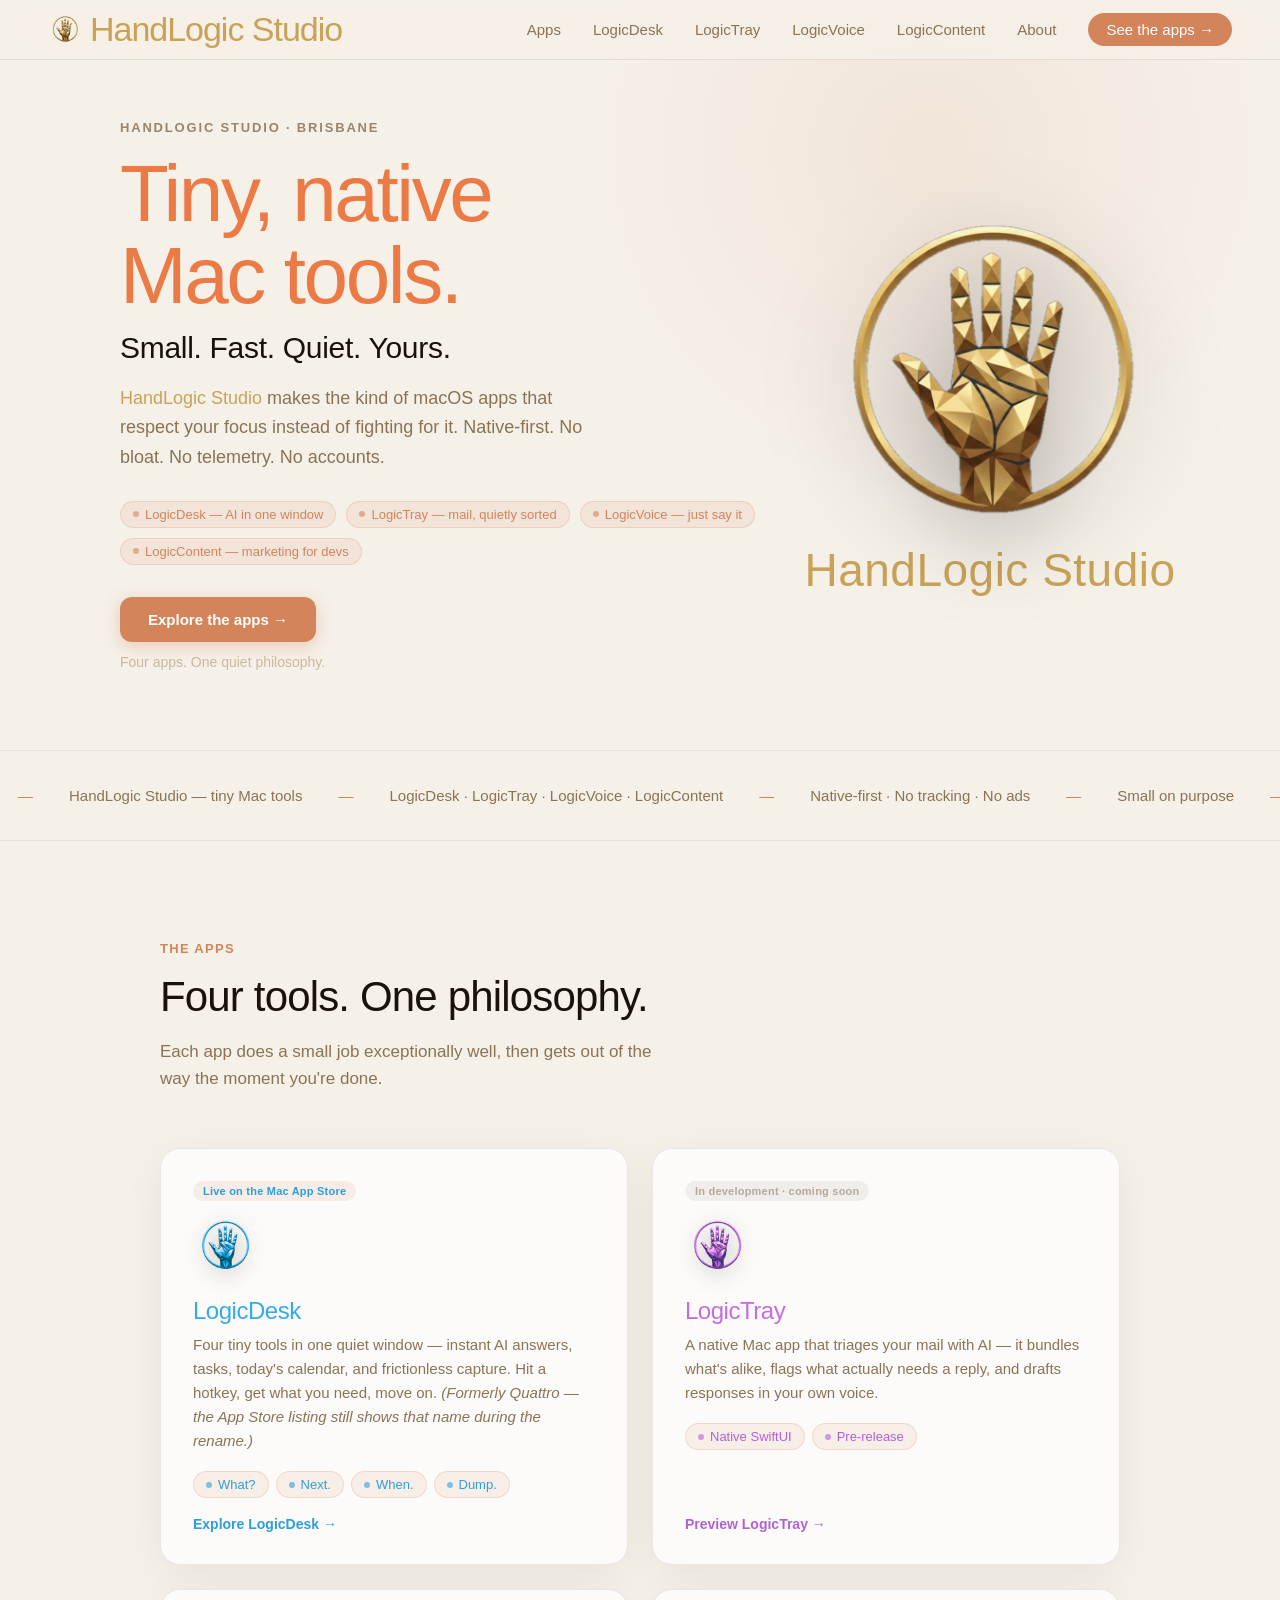
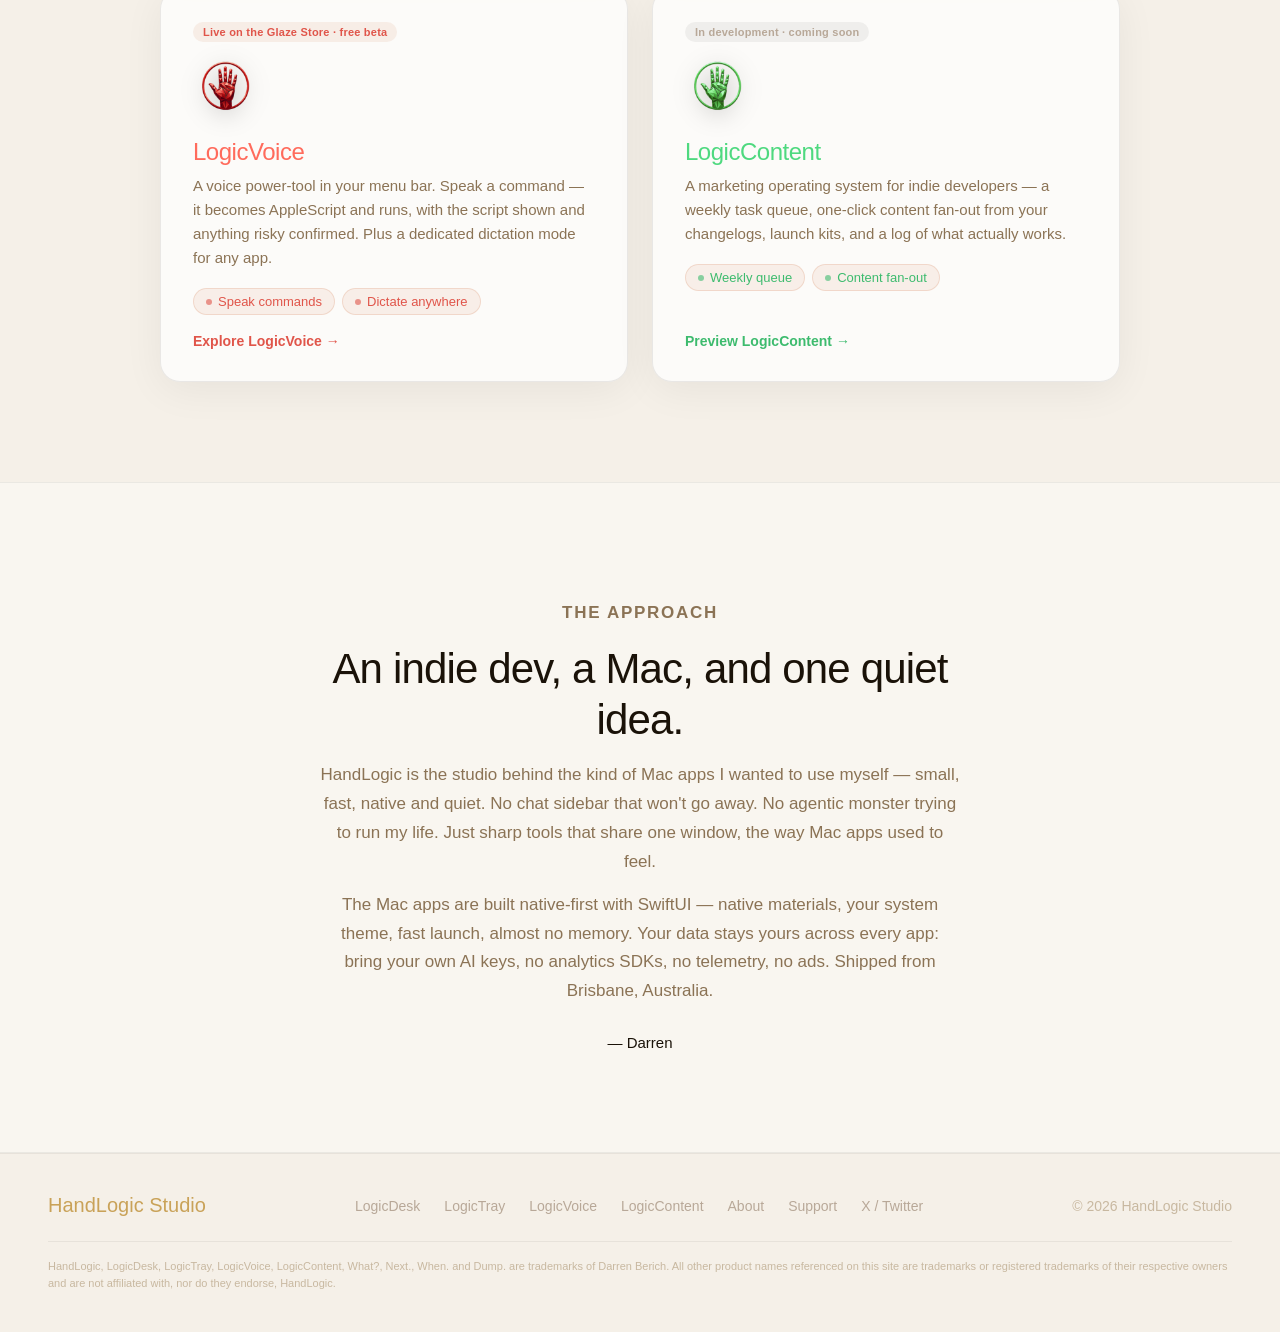
<file: index.html>
<!DOCTYPE html>
<html lang="en">
<head>
  <meta charset="UTF-8" />
  <meta name="viewport" content="width=device-width, initial-scale=1.0" />
  <title>HandLogic Studio — Tiny, native Mac tools that stay out of your way</title>
  <meta name="description" content="HandLogic Studio builds small, fast macOS tools. LogicDesk — instant AI answers, tasks, calendar and capture in one quiet window. LogicTray — AI mail triage for your Mac. LogicVoice — voice control + dictation. LogicContent — marketing for indie devs. Made by an indie dev in Brisbane." />
  <meta property="og:type" content="website" />
  <meta property="og:title" content="HandLogic Studio — Tiny, native Mac tools" />
  <meta property="og:description" content="Small, fast macOS tools. LogicDesk, LogicTray, LogicVoice and LogicContent. Made by an indie dev in Brisbane." />
  <meta property="og:url" content="https://handlogic.io" />
  <meta property="og:image" content="https://handlogic.io/og.png" />
  <link rel="canonical" href="https://handlogic.io" />
  <link rel="icon" href="icons/handlogic-hand.png" />
  <link rel="stylesheet" href="handlogic.css" />
</head>
<body>

  <!-- ─── Nav ─────────────────────────────────────────────── -->
  <nav>
    <a href="index.html" class="nav-logo" style="font-weight:300;color:#C9A258;">
      <img src="icons/handlogic-hand.png" alt="" width="34" height="34" style="display:block;flex-shrink:0;" />
      HandLogic Studio
    </a>
    <ul class="nav-links">
      <li><a href="#apps">Apps</a></li>
      <li><a href="logicdesk.html">LogicDesk</a></li>
      <li><a href="logictray.html">LogicTray</a></li>
      <li><a href="logicvoice.html">LogicVoice</a></li>
      <li><a href="logiccontent.html">LogicContent</a></li>
      <li><a href="#about">About</a></li>
      <li><a href="#apps" class="nav-cta">See the apps →</a></li>
    </ul>
  </nav>

  <!-- ─── Hero ─────────────────────────────────────────────── -->
  <section class="hero">
    <div class="hero-inner">
      <div class="hero-text">
        <p class="hero-eyebrow">HandLogic Studio · Brisbane</p>
        <h1>Tiny, native<br/>Mac tools.</h1>
        <p class="hero-sub">Small. Fast. Quiet. Yours.</p>
        <p class="hero-desc"><strong style="font-weight:500;color:#C9A258">HandLogic Studio</strong> makes the kind of macOS apps that respect your focus instead of fighting for it. Native-first. No bloat. No telemetry. No accounts.</p>

        <div class="hero-tools">
          <span class="tool-pill"><span class="tool-pill-dot"></span>LogicDesk — AI in one window</span>
          <span class="tool-pill"><span class="tool-pill-dot"></span>LogicTray — mail, quietly sorted</span>
          <span class="tool-pill"><span class="tool-pill-dot"></span>LogicVoice — just say it</span>
          <span class="tool-pill"><span class="tool-pill-dot"></span>LogicContent — marketing for devs</span>
        </div>

        <div class="hero-actions">
          <a href="#apps" class="btn-primary">Explore the apps →</a>
        </div>
        <p class="price-note">Four apps. One quiet philosophy.</p>
      </div>

      <div class="hero-right">
        <div class="hero-mark-wrap">
          <img src="icons/handlogic-hand.png" alt="HandLogic mark" class="hero-mark" />
          <p class="hero-mark-name" style="color:#C9A258;">HandLogic Studio</p>
        </div>
      </div>
    </div>
  </section>

  <!-- ─── Tagline Strip ─────────────────────────────────────── -->
  <div class="tagline-strip">
    <div class="tagline-track" id="tagline-track"></div>
  </div>

  <!-- ─── Apps ──────────────────────────────────────────────── -->
  <section id="apps">
    <div class="container">
      <p class="section-label fade-up">The apps</p>
      <h2 class="section-heading fade-up">Four tools. One philosophy.</h2>
      <p class="section-sub fade-up">Each app does a small job exceptionally well, then gets out of the way the moment you're done.</p>

      <div class="apps-grid fade-up">

        <a href="logicdesk.html" class="app-card" style="--accent:#2B9FE0;--accent-hover:#1E86C8;--accent-bright:#36ABEC;">
          <span class="app-status">Live on the Mac App Store</span>
          <img src="icons/logicdesk-hand.png" alt="LogicDesk" class="app-ico" />
          <h3>LogicDesk</h3>
          <p>Four tiny tools in one quiet window — instant AI answers, tasks, today's calendar, and frictionless capture. Hit a hotkey, get what you need, move on. <em>(Formerly Quattro — the App Store listing still shows that name during the rename.)</em></p>
          <div class="app-tools">
            <span class="tool-pill"><span class="tool-pill-dot"></span>What?</span>
            <span class="tool-pill"><span class="tool-pill-dot"></span>Next.</span>
            <span class="tool-pill"><span class="tool-pill-dot"></span>When.</span>
            <span class="tool-pill"><span class="tool-pill-dot"></span>Dump.</span>
          </div>
          <span class="app-go">Explore LogicDesk →</span>
        </a>

        <a href="logictray.html" class="app-card" style="--accent:#B061D9;--accent-hover:#9A4FC0;--accent-bright:#C46CE5;">
          <span class="app-status soon">In development · coming soon</span>
          <img src="icons/logictray-hand.png" alt="LogicTray" class="app-ico" />
          <h3>LogicTray</h3>
          <p>A native Mac app that triages your mail with AI — it bundles what's alike, flags what actually needs a reply, and drafts responses in your own voice.</p>
          <div class="app-tools">
            <span class="tool-pill"><span class="tool-pill-dot"></span>Native SwiftUI</span>
            <span class="tool-pill"><span class="tool-pill-dot"></span>Pre-release</span>
          </div>
          <span class="app-go">Preview LogicTray →</span>
        </a>

        <a href="logicvoice.html" class="app-card" style="--accent:#E0554A;--accent-hover:#C0392E;--accent-bright:#FF6B5C;">
          <span class="app-status">Live on the Glaze Store · free beta</span>
          <img src="icons/logicvoice-hand.png" alt="LogicVoice" class="app-ico" />
          <h3>LogicVoice</h3>
          <p>A voice power-tool in your menu bar. Speak a command — it becomes AppleScript and runs, with the script shown and anything risky confirmed. Plus a dedicated dictation mode for any app.</p>
          <div class="app-tools">
            <span class="tool-pill"><span class="tool-pill-dot"></span>Speak commands</span>
            <span class="tool-pill"><span class="tool-pill-dot"></span>Dictate anywhere</span>
          </div>
          <span class="app-go">Explore LogicVoice →</span>
        </a>

        <a href="logiccontent.html" class="app-card" style="--accent:#3DBB6E;--accent-hover:#2FA05C;--accent-bright:#4ED97F;">
          <span class="app-status soon">In development · coming soon</span>
          <img src="icons/logiccontent-hand.png" alt="LogicContent" class="app-ico" />
          <h3>LogicContent</h3>
          <p>A marketing operating system for indie developers — a weekly task queue, one-click content fan-out from your changelogs, launch kits, and a log of what actually works.</p>
          <div class="app-tools">
            <span class="tool-pill"><span class="tool-pill-dot"></span>Weekly queue</span>
            <span class="tool-pill"><span class="tool-pill-dot"></span>Content fan-out</span>
          </div>
          <span class="app-go">Preview LogicContent →</span>
        </a>

      </div>
    </div>
  </section>

  <!-- ─── About ──────────────────────────────────────────────── -->
  <section class="about-section" id="about">
    <div class="container">
      <div class="about-inner">
        <p class="section-label fade-up">The approach</p>
        <h2 class="section-heading fade-up">An indie dev, a Mac, and one quiet idea.</h2>
        <p class="fade-up">HandLogic is the studio behind the kind of Mac apps I wanted to use myself — small, fast, native and quiet. No chat sidebar that won't go away. No agentic monster trying to run my life. Just sharp tools that share one window, the way Mac apps used to feel.</p>
        <p class="fade-up">The Mac apps are built native-first with SwiftUI — native materials, your system theme, fast launch, almost no memory. Your data stays yours across every app: bring your own AI keys, no analytics SDKs, no telemetry, no ads. Shipped from Brisbane, Australia.</p>
        <div class="about-signature fade-up"><span>— Darren</span></div>
      </div>
    </div>
  </section>

  <!-- ─── Footer ─────────────────────────────────────────────── -->
  <footer>
    <a href="index.html" class="footer-logo" style="color:#C9A258;">HandLogic Studio</a>
    <ul class="footer-links">
      <li><a href="logicdesk.html">LogicDesk</a></li>
      <li><a href="logictray.html">LogicTray</a></li>
      <li><a href="logicvoice.html">LogicVoice</a></li>
      <li><a href="logiccontent.html">LogicContent</a></li>
      <li><a href="#about">About</a></li>
      <li><a href="mailto:hello@handlogic.io">Support</a></li>
      <li><a href="https://x.com/HandLogicStudio">X / Twitter</a></li>
    </ul>
    <p class="footer-copy">© 2026 HandLogic Studio</p>
    <p class="footer-trademark">
      HandLogic, LogicDesk, LogicTray, LogicVoice, LogicContent, What?, Next., When. and Dump. are trademarks of Darren Berich.
      All other product names referenced on this site are trademarks or registered trademarks of their respective owners and are not affiliated with, nor do they endorse, HandLogic.
    </p>
  </footer>

  <script>
    // Marquee strip
    const stripItems = [
      "HandLogic Studio — tiny Mac tools",
      "LogicDesk · LogicTray · LogicVoice · LogicContent",
      "Native-first · No tracking · No ads",
      "Small on purpose",
      "Built quiet, in Brisbane",
      "Respect your focus",
    ];
    const track = document.getElementById('tagline-track');
    [...stripItems, ...stripItems].forEach(t => {
      const span = document.createElement('span');
      span.className = 'tagline-item';
      span.innerHTML = `<span>—</span>${t}`;
      track.appendChild(span);
    });
    // Scroll fade-in
    const observer = new IntersectionObserver((entries) => {
      entries.forEach((entry, i) => {
        if (entry.isIntersecting) {
          setTimeout(() => entry.target.classList.add('visible'), i * 80);
          observer.unobserve(entry.target);
        }
      });
    }, { threshold: 0.1 });
    document.querySelectorAll('.fade-up:not(.visible)').forEach(el => observer.observe(el));
  </script>

</body>
</html>
</file>
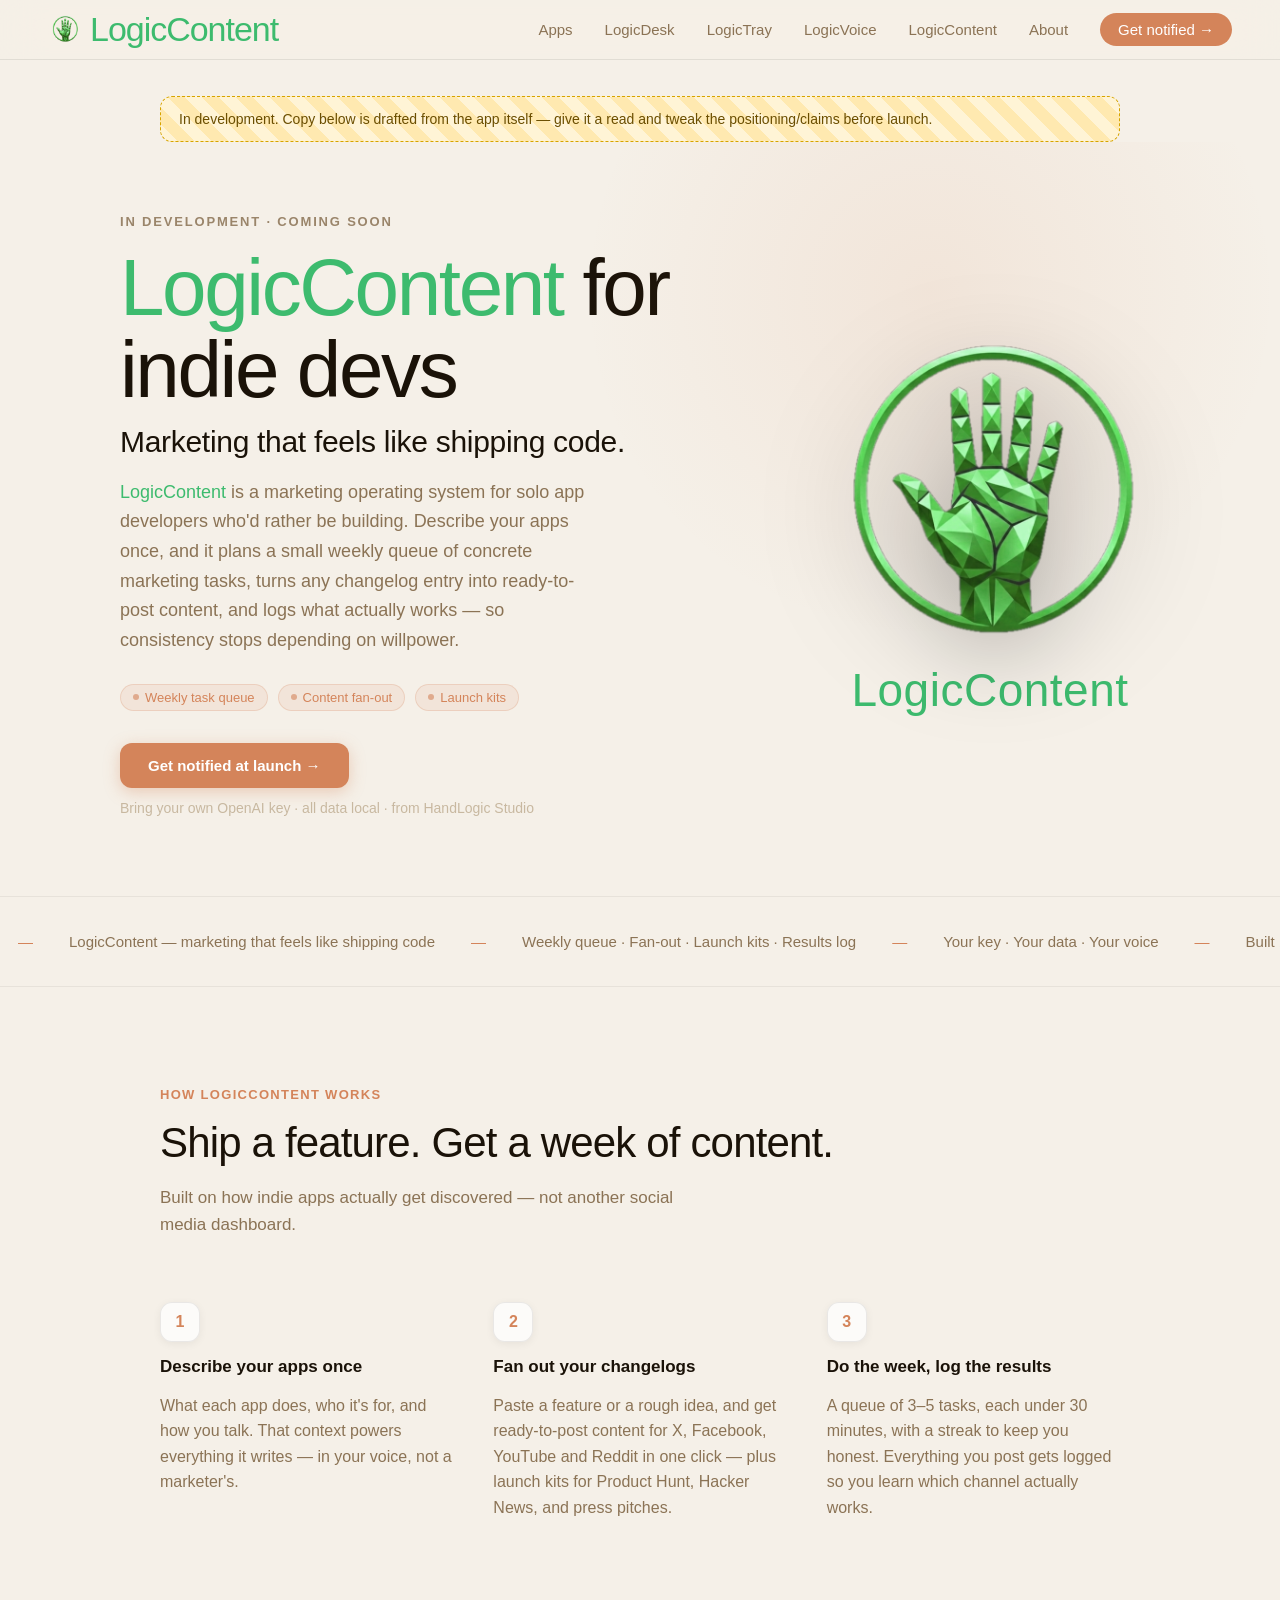
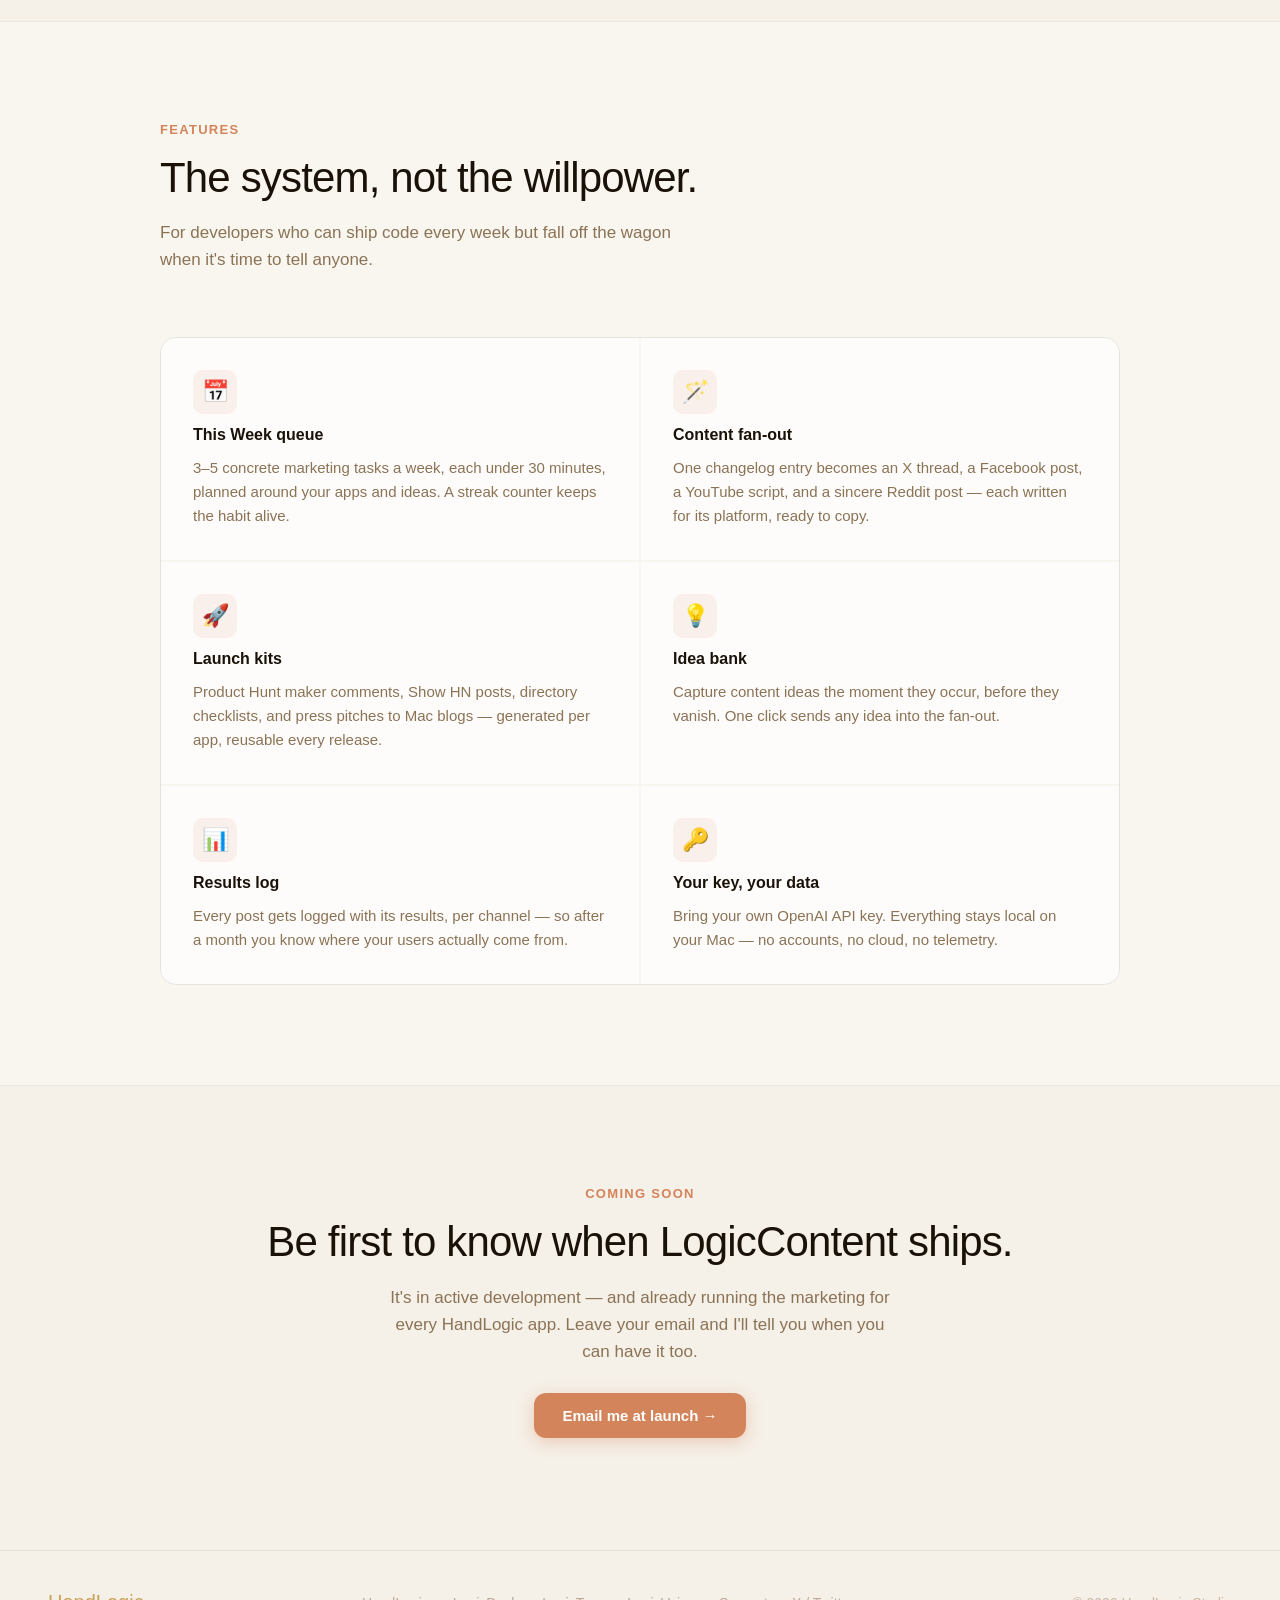
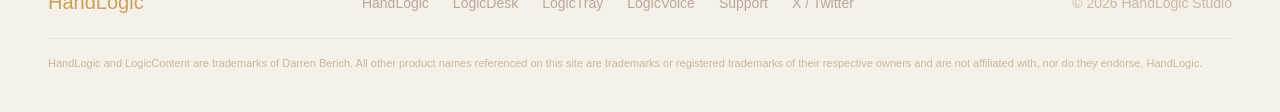
<file: logiccontent.html>
<!DOCTYPE html>
<html lang="en">
<head>
  <meta charset="UTF-8" />
  <meta name="viewport" content="width=device-width, initial-scale=1.0" />
  <title>LogicContent — turn app marketing into a weekly pipeline. For indie developers.</title>
  <meta name="description" content="LogicContent — a marketing operating system for solo app developers, from HandLogic. A weekly task queue, one-click content fan-out for X, Facebook, YouTube and Reddit, launch kits, and a results log. In development." />
  <meta property="og:type" content="website" />
  <meta property="og:title" content="LogicContent — marketing that feels like shipping code." />
  <meta property="og:description" content="A weekly marketing pipeline for indie app developers: task queue, content fan-out, launch kits, results log. From HandLogic." />
  <meta property="og:url" content="https://handlogic.io/logiccontent" />
  <meta property="og:image" content="https://handlogic.io/logiccontent-og.png" />
  <link rel="canonical" href="https://handlogic.io/logiccontent" />
  <link rel="icon" href="icons/logiccontent-hand.png" />
  <link rel="stylesheet" href="handlogic.css" />
</head>
<body>

  <!-- ─── Nav ─────────────────────────────────────────────── -->
  <nav>
    <a href="logiccontent.html" class="nav-logo" style="font-weight:300;color:#3DBB6E;">
      <img src="icons/logiccontent-hand.png" alt="" width="34" height="34" style="display:block;flex-shrink:0;" />
      LogicContent
    </a>
    <ul class="nav-links">
      <li><a href="index.html#apps">Apps</a></li>
      <li><a href="logicdesk.html">LogicDesk</a></li>
      <li><a href="logictray.html">LogicTray</a></li>
      <li><a href="logicvoice.html">LogicVoice</a></li>
      <li><a href="logiccontent.html">LogicContent</a></li>
      <li><a href="index.html#about">About</a></li>
      <li><a href="#notify" class="nav-cta">Get notified →</a></li>
    </ul>
  </nav>

  <!-- in-dev note (prototype) -->
  <p class="todo-ribbon">In development. Copy below is drafted from the app itself — give it a read and tweak the positioning/claims before launch.</p>

  <!-- ─── Hero ─────────────────────────────────────────────── -->
  <section class="hero" style="padding-top:72px;">
    <div class="hero-inner">
      <div class="hero-text">
        <p class="hero-eyebrow">In development · coming soon</p>
        <h1 style="color:#3DBB6E;">LogicContent <span class="for-mac">for indie devs</span></h1>
        <p class="hero-sub">Marketing that feels like shipping code.</p>
        <p class="hero-desc"><strong style="font-weight:500;color:#3DBB6E">LogicContent</strong> is a marketing operating system for solo app developers who'd rather be building. Describe your apps once, and it plans a small weekly queue of concrete marketing tasks, turns any changelog entry into ready-to-post content, and logs what actually works — so consistency stops depending on willpower.</p>

        <div class="hero-tools">
          <span class="tool-pill"><span class="tool-pill-dot"></span>Weekly task queue</span>
          <span class="tool-pill"><span class="tool-pill-dot"></span>Content fan-out</span>
          <span class="tool-pill"><span class="tool-pill-dot"></span>Launch kits</span>
        </div>

        <div class="hero-actions">
          <a href="#notify" class="btn-primary">Get notified at launch →</a>
        </div>
        <p class="price-note">Bring your own OpenAI key · all data local · from HandLogic Studio</p>
      </div>

      <div class="hero-right">
        <div class="hero-mark-wrap">
          <img src="icons/logiccontent-hand.png" alt="LogicContent mark" class="hero-mark" />
          <p class="hero-mark-name" style="color:#3DBB6E;">LogicContent</p>
        </div>
      </div>
    </div>
  </section>

  <!-- ─── Tagline Strip ─────────────────────────────────────── -->
  <div class="tagline-strip">
    <div class="tagline-track" id="tagline-track"></div>
  </div>

  <!-- ─── How it works ──────────────────────────────────────── -->
  <section id="how">
    <div class="container">
      <p class="section-label fade-up">How LogicContent works</p>
      <h2 class="section-heading fade-up">Ship a feature. Get a week of content.</h2>
      <p class="section-sub fade-up">Built on how indie apps actually get discovered — not another social media dashboard.</p>

      <div class="steps">
        <div class="step fade-up">
          <div class="step-number">1</div>
          <h3>Describe your apps once</h3>
          <p>What each app does, who it's for, and how you talk. That context powers everything it writes — in your voice, not a marketer's.</p>
        </div>
        <div class="step fade-up">
          <div class="step-number">2</div>
          <h3>Fan out your changelogs</h3>
          <p>Paste a feature or a rough idea, and get ready-to-post content for X, Facebook, YouTube and Reddit in one click — plus launch kits for Product Hunt, Hacker News, and press pitches.</p>
        </div>
        <div class="step fade-up">
          <div class="step-number">3</div>
          <h3>Do the week, log the results</h3>
          <p>A queue of 3–5 tasks, each under 30 minutes, with a streak to keep you honest. Everything you post gets logged so you learn which channel actually works.</p>
        </div>
      </div>
    </div>
  </section>

  <!-- ─── Features ──────────────────────────────────────────── -->
  <section class="features-section" id="features">
    <div class="container">
      <p class="section-label fade-up">Features</p>
      <h2 class="section-heading fade-up">The system, not the willpower.</h2>
      <p class="section-sub fade-up">For developers who can ship code every week but fall off the wagon when it's time to tell anyone.</p>

      <div class="features-grid fade-up">
        <div class="feature-card">
          <div class="feature-icon">📅</div>
          <h3>This Week queue</h3>
          <p>3–5 concrete marketing tasks a week, each under 30 minutes, planned around your apps and ideas. A streak counter keeps the habit alive.</p>
        </div>
        <div class="feature-card">
          <div class="feature-icon">🪄</div>
          <h3>Content fan-out</h3>
          <p>One changelog entry becomes an X thread, a Facebook post, a YouTube script, and a sincere Reddit post — each written for its platform, ready to copy.</p>
        </div>
        <div class="feature-card">
          <div class="feature-icon">🚀</div>
          <h3>Launch kits</h3>
          <p>Product Hunt maker comments, Show HN posts, directory checklists, and press pitches to Mac blogs — generated per app, reusable every release.</p>
        </div>
        <div class="feature-card">
          <div class="feature-icon">💡</div>
          <h3>Idea bank</h3>
          <p>Capture content ideas the moment they occur, before they vanish. One click sends any idea into the fan-out.</p>
        </div>
        <div class="feature-card">
          <div class="feature-icon">📊</div>
          <h3>Results log</h3>
          <p>Every post gets logged with its results, per channel — so after a month you know where your users actually come from.</p>
        </div>
        <div class="feature-card">
          <div class="feature-icon">🔑</div>
          <h3>Your key, your data</h3>
          <p>Bring your own OpenAI API key. Everything stays local on your Mac — no accounts, no cloud, no telemetry.</p>
        </div>
      </div>
    </div>
  </section>

  <!-- ─── Notify ────────────────────────────────────────────── -->
  <section id="notify" class="pricing-section">
    <div class="container">
      <p class="section-label fade-up">Coming soon</p>
      <h2 class="section-heading fade-up">Be first to know when LogicContent ships.</h2>
      <p class="section-sub fade-up" style="margin:0 auto;">It's in active development — and already running the marketing for every HandLogic app. Leave your email and I'll tell you when you can have it too.</p>
      <div class="hero-actions fade-up" style="justify-content:center;margin-top:28px;">
        <a href="mailto:hello@handlogic.io?subject=Notify%20me%20about%20LogicContent" class="btn-primary">Email me at launch →</a>
      </div>
    </div>
  </section>

  <!-- ─── Footer ─────────────────────────────────────────────── -->
  <footer>
    <a href="index.html" class="footer-logo" style="color:#C9A258;">HandLogic</a>
    <ul class="footer-links">
      <li><a href="index.html">HandLogic</a></li>
      <li><a href="logicdesk.html">LogicDesk</a></li>
      <li><a href="logictray.html">LogicTray</a></li>
      <li><a href="logicvoice.html">LogicVoice</a></li>
      <li><a href="mailto:hello@handlogic.io">Support</a></li>
      <li><a href="https://x.com/HandLogicStudio">X / Twitter</a></li>
    </ul>
    <p class="footer-copy">© 2026 HandLogic Studio</p>
    <p class="footer-trademark">
      HandLogic and LogicContent are trademarks of Darren Berich.
      All other product names referenced on this site are trademarks or registered trademarks of their respective owners and are not affiliated with, nor do they endorse, HandLogic.
    </p>
  </footer>

  <script>
    const stripItems = [
      "LogicContent — marketing that feels like shipping code",
      "Weekly queue · Fan-out · Launch kits · Results log",
      "Your key · Your data · Your voice",
      "Built by an indie dev who hates marketing",
      "From HandLogic Studio",
    ];
    const track = document.getElementById('tagline-track');
    [...stripItems, ...stripItems].forEach(t => {
      const span = document.createElement('span');
      span.className = 'tagline-item';
      span.innerHTML = `<span>—</span>${t}`;
      track.appendChild(span);
    });
    const observer = new IntersectionObserver((entries) => {
      entries.forEach((entry, i) => {
        if (entry.isIntersecting) {
          setTimeout(() => entry.target.classList.add('visible'), i * 80);
          observer.unobserve(entry.target);
        }
      });
    }, { threshold: 0.1 });
    document.querySelectorAll('.fade-up:not(.visible)').forEach(el => observer.observe(el));
  </script>

</body>
</html>
</file>
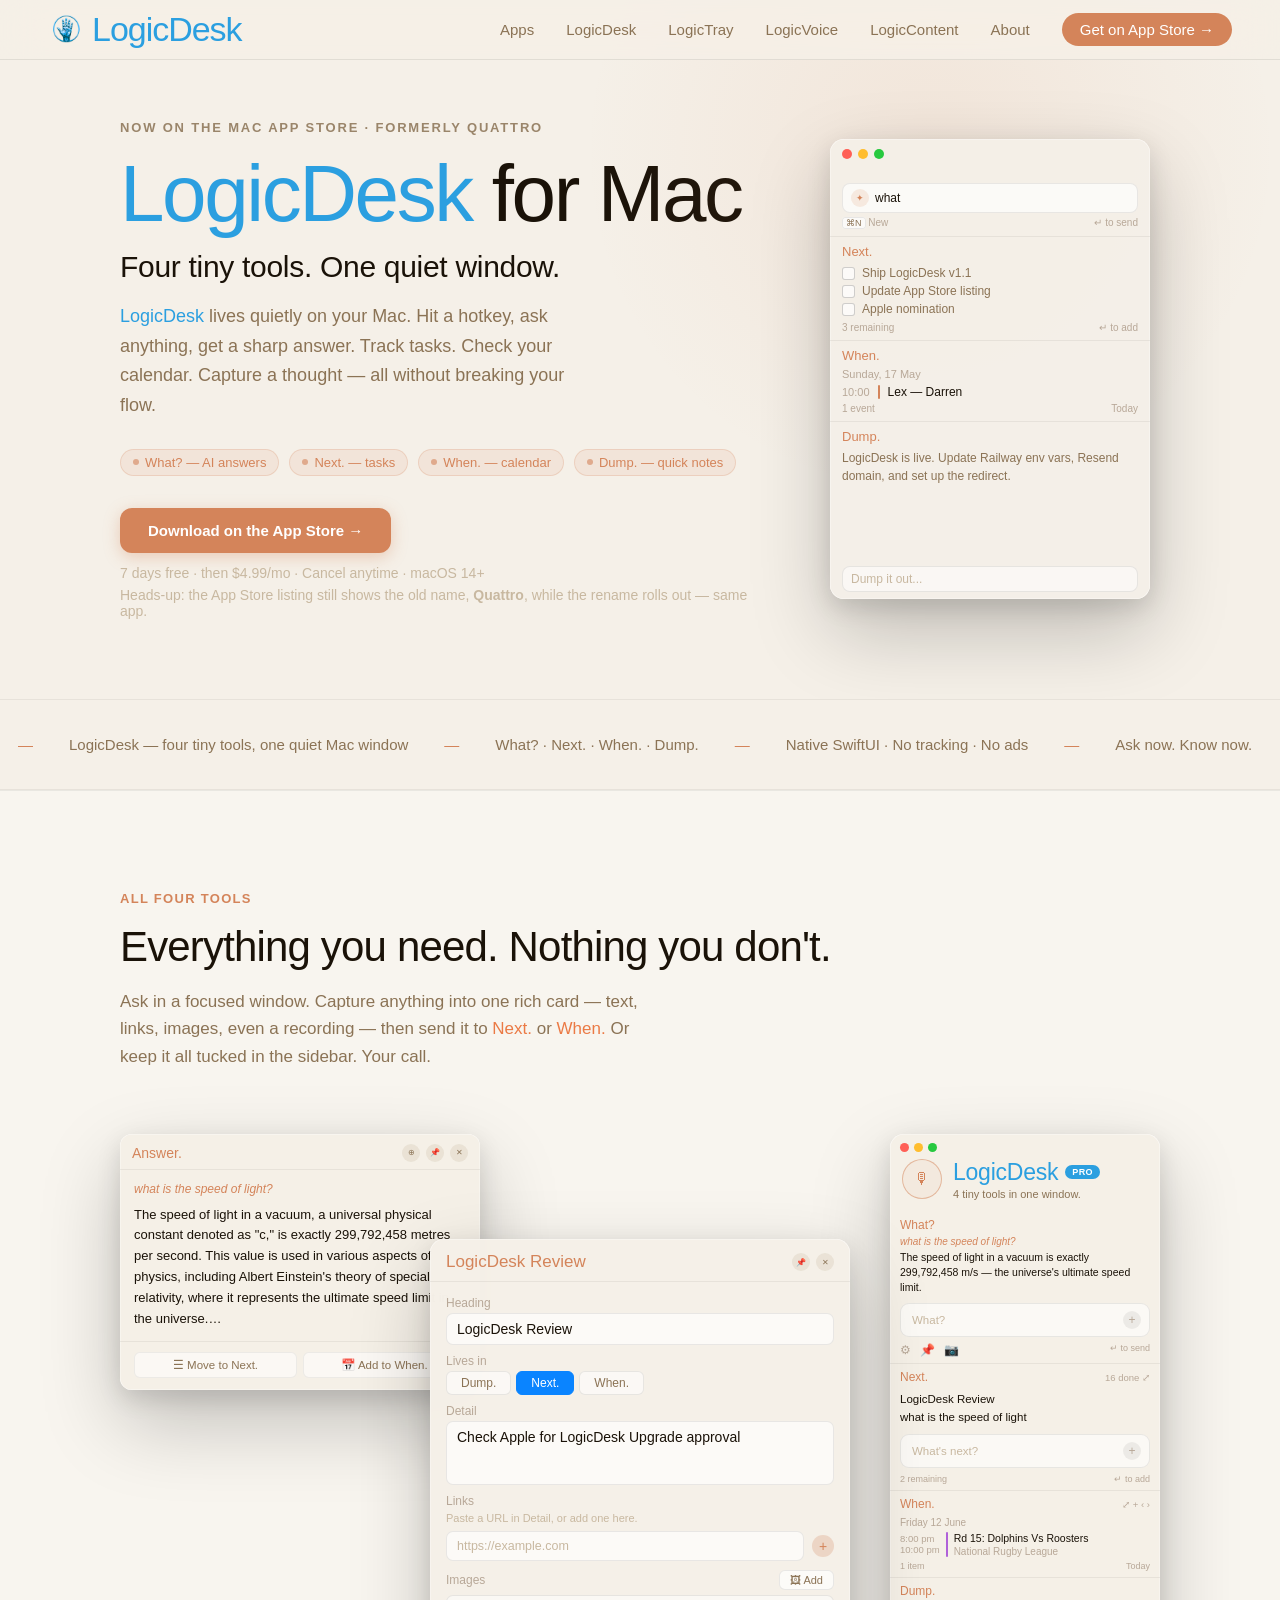
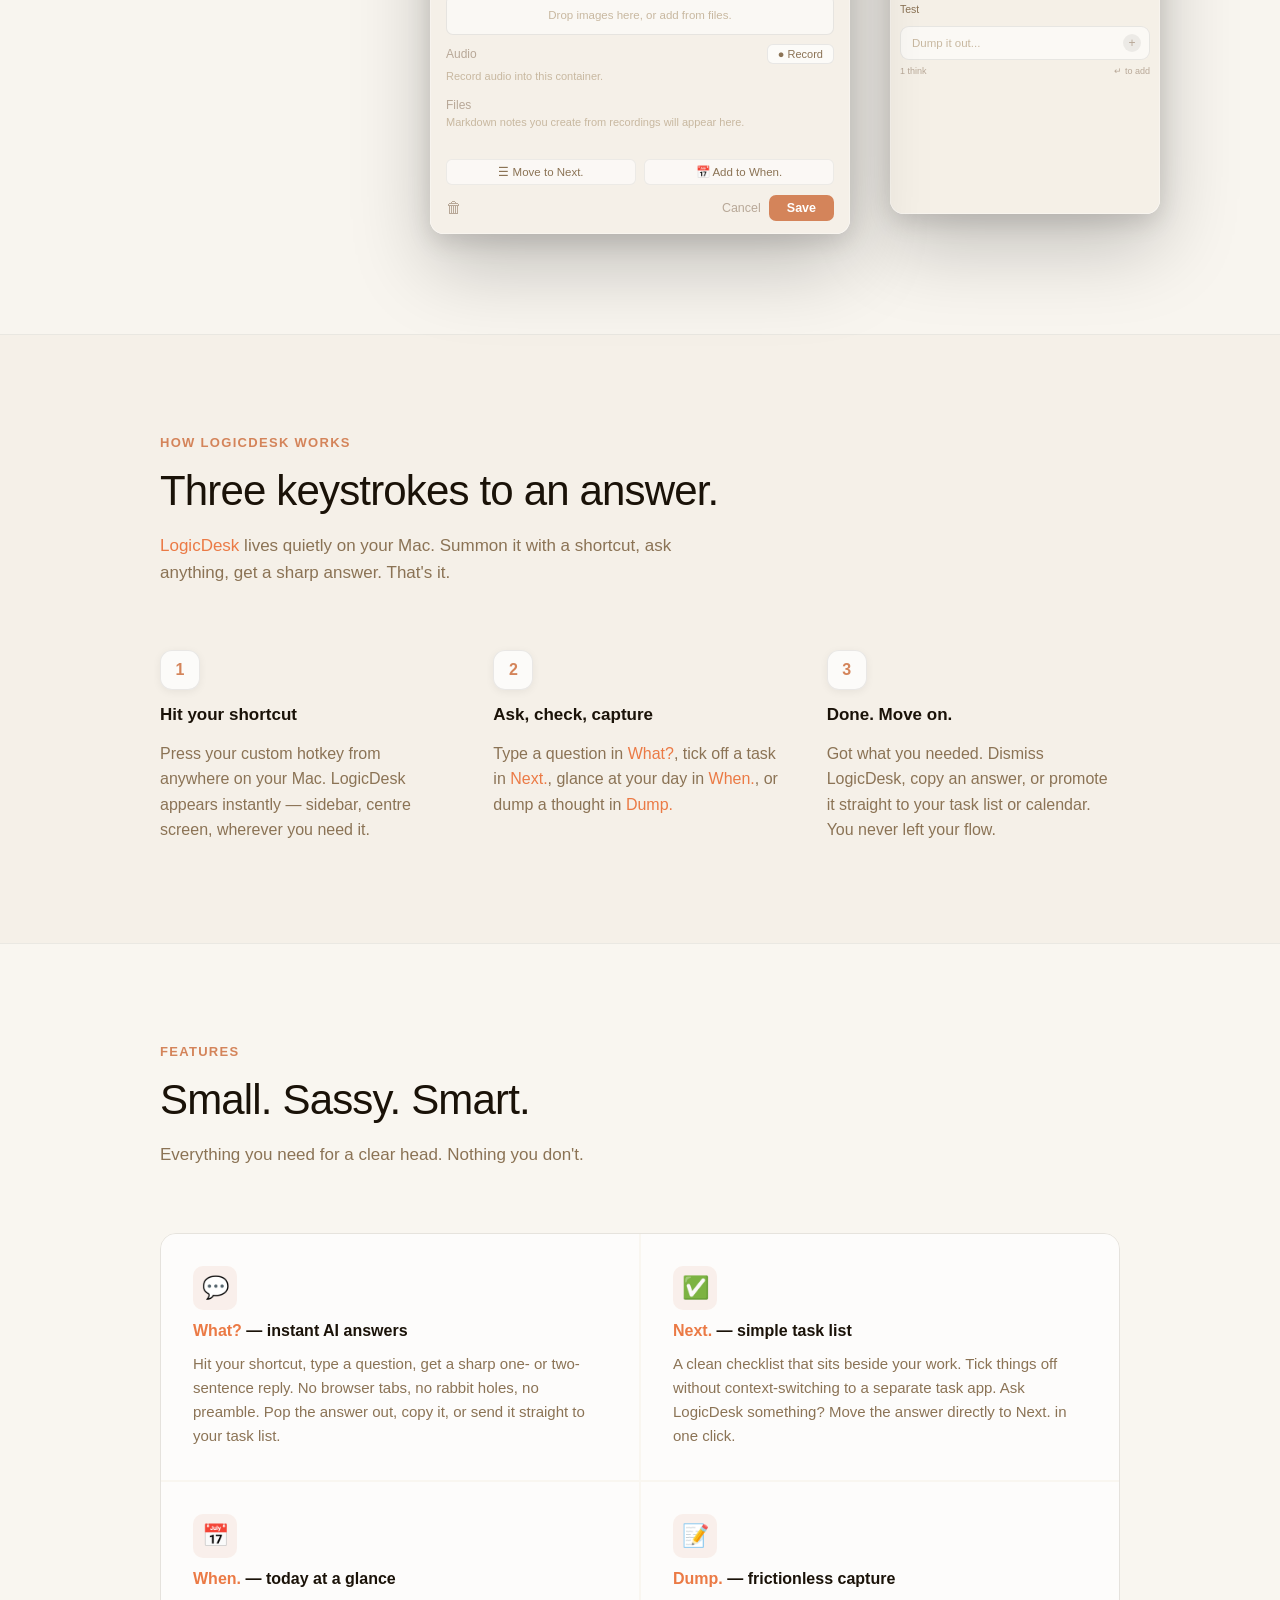
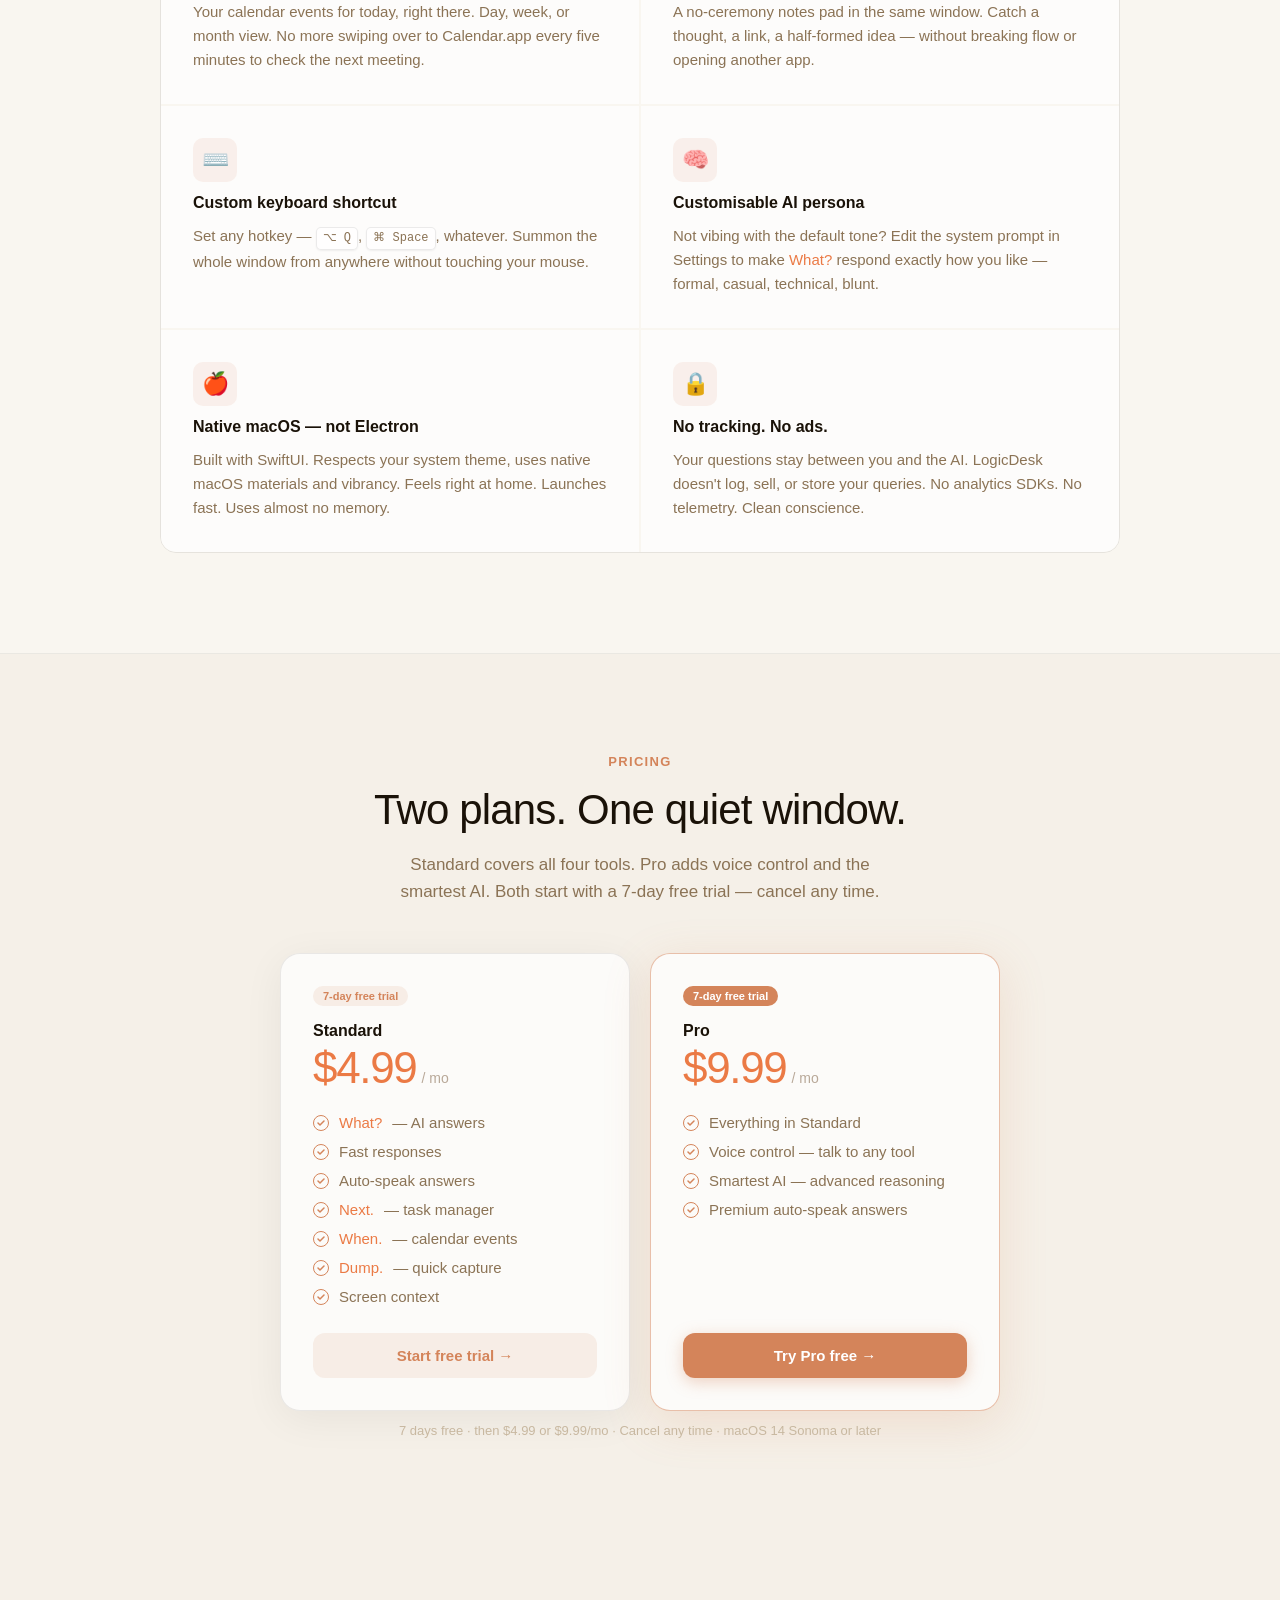
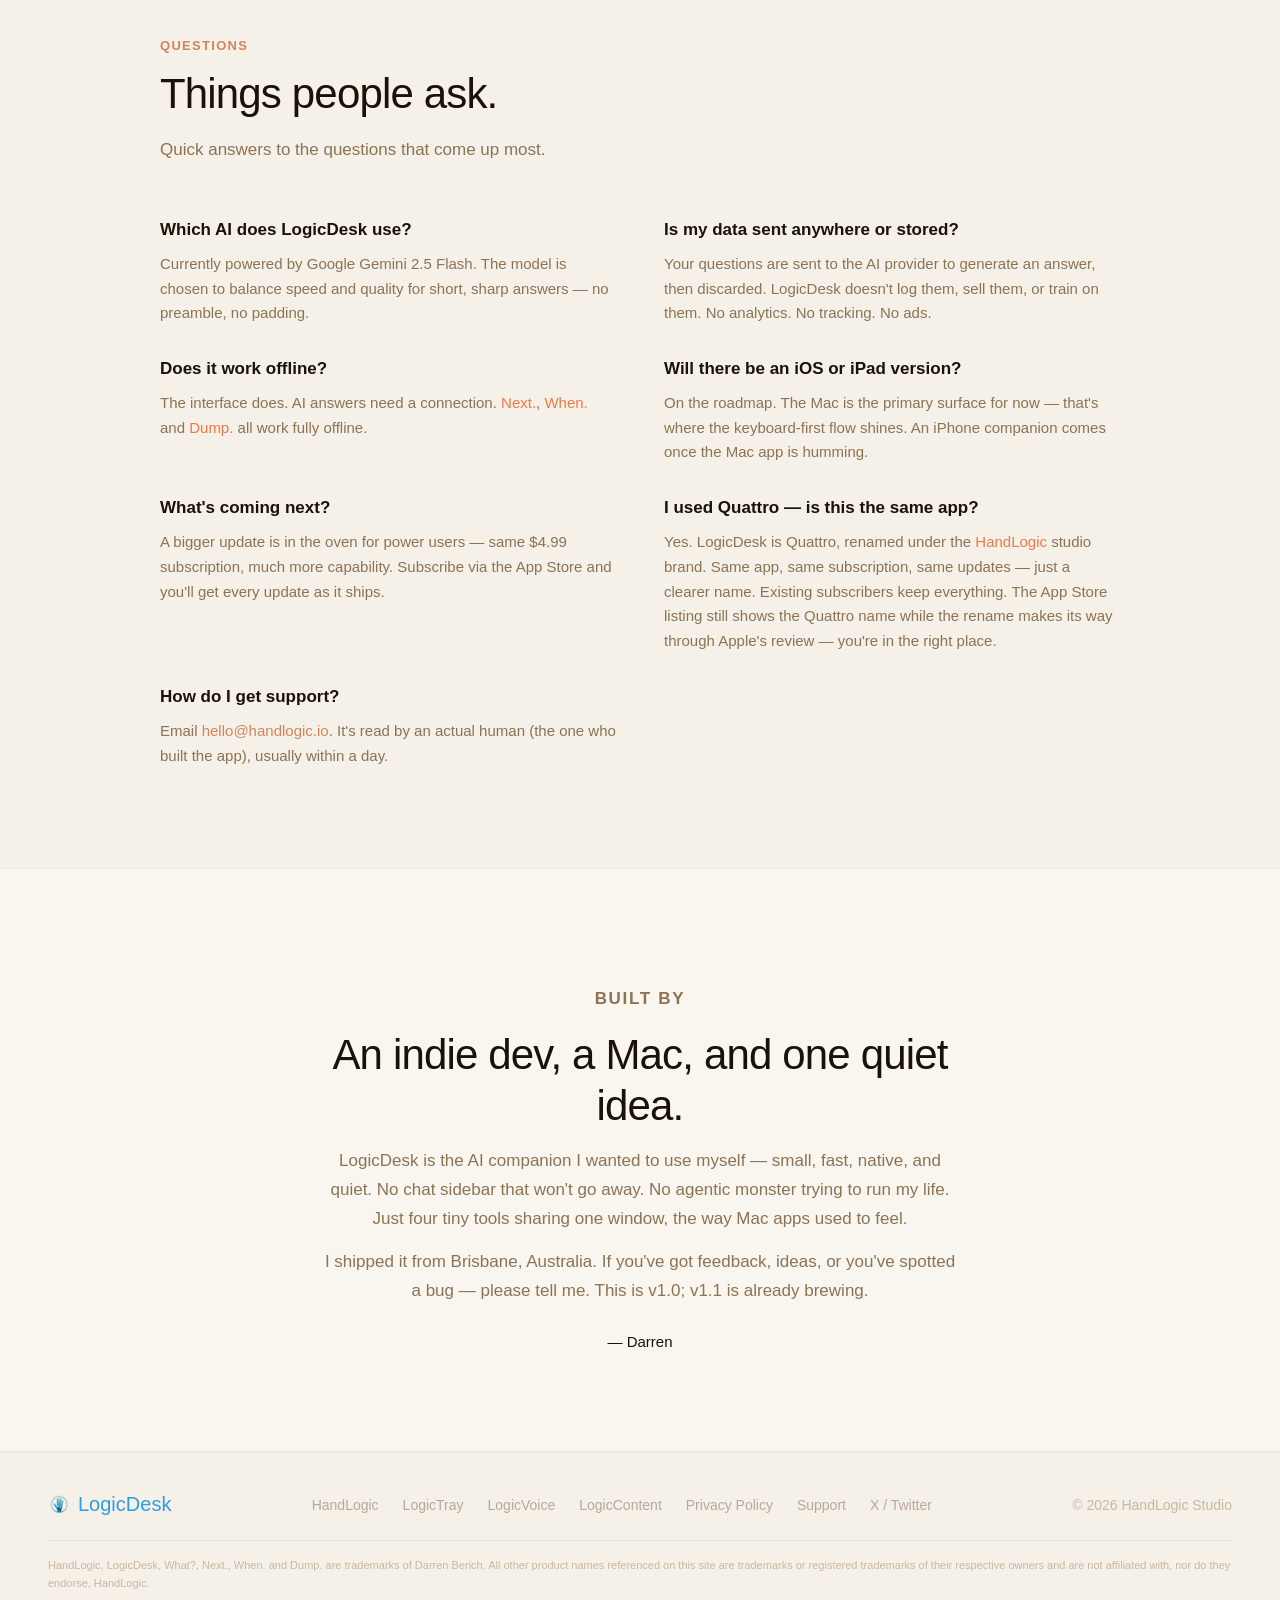
<file: logicdesk.html>
<!DOCTYPE html>
<html lang="en">
<head>
  <meta charset="UTF-8" />
  <meta name="viewport" content="width=device-width, initial-scale=1.0" />
  <title>LogicDesk — Four tiny tools. One quiet Mac window.</title>
  <meta name="description" content="LogicDesk — Four tiny tools in one quiet Mac window. Instant AI answers, tasks, calendar, and quick capture. $4.99/mo. Native SwiftUI. No bloat." />
  <meta property="og:type" content="website" />
  <meta property="og:title" content="LogicDesk — Four tiny tools. One quiet Mac window." />
  <meta property="og:description" content="Instant AI answers, tasks, calendar and quick capture. One quiet Mac window. $4.99/mo. Native SwiftUI — no bloat, no browser tabs, no lost flow." />
  <meta property="og:url" content="https://handlogic.io/logicdesk" />
  <meta property="og:image" content="https://handlogic.io/logicdesk-og.png" />
  <meta property="og:image:width" content="1200" />
  <meta property="og:image:height" content="630" />
  <meta property="og:image:alt" content="LogicDesk — Four tiny tools, one quiet Mac window." />
  <meta name="twitter:card" content="summary_large_image" />
  <meta name="twitter:title" content="LogicDesk — Four tiny tools. One quiet Mac window." />
  <meta name="twitter:description" content="Instant AI answers, tasks, calendar and quick capture. One quiet Mac window. $4.99/mo." />
  <meta name="twitter:image" content="https://handlogic.io/logicdesk-og.png" />
  <link rel="canonical" href="https://handlogic.io/logicdesk" />

  <style>
    /* ─── Reset ─────────────────────────────────────────── */
    *, *::before, *::after { box-sizing: border-box; margin: 0; padding: 0; }
    html { scroll-behavior: smooth; }

    /* ─── Tokens ─────────────────────────────────────────── */
    :root {
      --accent:        #D4845A;
      --accent-hover:  #C0724A;
      --accent-bright: #EB7A45;
      --primary:       #1A1208;
      --secondary:     #8B7355;
      --muted:         #B8A898;
      --placeholder:   #C8B8A0;
      --bg:            #F5F0E8;
      --surface:       rgba(255,255,255,0.72);
      --input-surface: rgba(255,255,255,0.55);
      --divider:       rgba(0,0,0,0.06);
      --border:        rgba(0,0,0,0.08);
      --window-shadow: 0 32px 80px rgba(0,0,0,0.22), 0 8px 24px rgba(0,0,0,0.12);
    }

    /* ─── Base ────────────────────────────────────────────── */
    body {
      font-family: -apple-system, BlinkMacSystemFont, "SF Pro Text", "Helvetica Neue", sans-serif;
      background: var(--bg);
      color: var(--primary);
      min-height: 100vh;
      -webkit-font-smoothing: antialiased;
    }

    /* ─── Nav ─────────────────────────────────────────────── */
    nav {
      position: fixed;
      top: 0; left: 0; right: 0;
      z-index: 100;
      display: flex;
      align-items: center;
      justify-content: space-between;
      padding: 0 48px;
      height: 60px;
      background: rgba(245,240,232,0.88);
      backdrop-filter: blur(20px) saturate(180%);
      -webkit-backdrop-filter: blur(20px) saturate(180%);
      border-bottom: 1px solid var(--border);
    }

    .nav-logo {
      display: flex;
      align-items: center;
      gap: 8px;
      font-size: 34px;
      font-weight: 100;
      color: var(--accent-bright);
      letter-spacing: -0.03em;
      text-decoration: none;
    }

    .nav-links {
      display: flex;
      gap: 32px;
      list-style: none;
      align-items: center;
    }

    .nav-links a {
      font-size: 15px;
      color: var(--secondary);
      text-decoration: none;
      transition: color 0.2s;
    }
    .nav-links a:hover { color: var(--primary); }

    .nav-cta {
      background: var(--accent);
      color: #fff !important;
      padding: 8px 18px;
      border-radius: 20px;
      font-weight: 500;
      transition: background 0.2s !important;
    }
    .nav-cta:hover { background: var(--accent-hover) !important; color: #fff !important; }

    /* ─── Hero ────────────────────────────────────────────── */
    .hero {
      display: flex;
      align-items: center;
      justify-content: center;
      padding: 120px 48px 80px;
      position: relative;
      overflow: hidden;
    }

    .hero::before {
      content: '';
      position: absolute;
      top: -200px; right: 0;
      width: 700px; height: 700px;
      background: radial-gradient(ellipse at center, rgba(212,132,90,0.1) 0%, transparent 70%);
      pointer-events: none;
    }

    .hero-inner {
      display: grid;
      grid-template-columns: 1fr 340px;
      gap: 64px;
      align-items: center;
      max-width: 1040px;
      width: 100%;
      margin: 0 auto;
    }

    .hero-text {
      display: flex;
      flex-direction: column;
      align-items: flex-start;
      text-align: left;
    }

    .hero-eyebrow {
      font-size: 13px;
      font-weight: 600;
      letter-spacing: 0.14em;
      text-transform: uppercase;
      color: var(--secondary);
      margin-bottom: 18px;
      opacity: 0.85;
    }
    .for-mac { color: var(--primary); font-weight: 300; }

    .hero h1 {
      font-size: clamp(44px, 6.5vw, 80px);
      font-weight: 300;
      color: var(--accent-bright);
      letter-spacing: -0.03em;
      line-height: 1.02;
      margin-bottom: 14px;
    }

    .hero-sub {
      font-size: clamp(20px, 2.6vw, 30px);
      font-weight: 400;
      color: var(--primary);
      letter-spacing: -0.01em;
      line-height: 1.18;
      margin-bottom: 18px;
    }

    .hero-desc {
      font-size: clamp(16px, 1.6vw, 18px);
      font-weight: 400;
      color: var(--secondary);
      line-height: 1.65;
      margin-bottom: 28px;
      max-width: 480px;
    }

    .hero-tools {
      display: flex;
      gap: 10px;
      flex-wrap: wrap;
      margin-bottom: 32px;
    }

    .tool-pill {
      display: inline-flex;
      align-items: center;
      gap: 6px;
      font-size: 13px;
      font-weight: 500;
      color: var(--accent);
      background: rgba(212,132,90,0.1);
      border: 1px solid rgba(212,132,90,0.22);
      border-radius: 20px;
      padding: 5px 12px;
    }

    .tool-pill-dot {
      width: 6px; height: 6px;
      border-radius: 50%;
      background: var(--accent);
      opacity: 0.6;
    }

    .launch-badge {
      display: inline-flex;
      align-items: center;
      gap: 6px;
      font-size: 13px;
      font-weight: 600;
      color: var(--accent);
      background: rgba(212,132,90,0.12);
      border: 1px solid rgba(212,132,90,0.3);
      border-radius: 20px;
      padding: 5px 14px;
      margin-bottom: 16px;
      letter-spacing: 0.01em;
    }

    .launch-badge-dot {
      width: 7px; height: 7px;
      border-radius: 50%;
      background: var(--accent);
      animation: pulse-dot 1.8s ease-in-out infinite;
    }

    @keyframes pulse-dot {
      0%, 100% { opacity: 1; transform: scale(1); }
      50%       { opacity: 0.45; transform: scale(0.75); }
    }

    .hero-actions {
      display: flex;
      gap: 16px;
      align-items: center;
      flex-wrap: wrap;
      margin-bottom: 12px;
    }

    .btn-primary {
      display: inline-flex;
      align-items: center;
      gap: 8px;
      background: var(--accent);
      color: #fff;
      padding: 14px 28px;
      border-radius: 12px;
      font-size: 15px;
      font-weight: 600;
      text-decoration: none;
      box-shadow: 0 4px 16px rgba(212,132,90,0.35);
      transition: background 0.2s, transform 0.15s, box-shadow 0.2s;
    }
    .btn-primary:hover {
      background: var(--accent-hover);
      transform: translateY(-1px);
      box-shadow: 0 6px 24px rgba(212,132,90,0.45);
    }
    .btn-primary:active { transform: translateY(0); }

    .price-note {
      font-size: 14px;
      color: var(--placeholder);
    }

    /* ─── Hero right: app sidebar mockup ─────────────────── */
    .hero-right {
      display: flex;
      flex-direction: column;
      align-items: center;
    }

    /* ─── Sidebar mockup (hero) ───────────────────────────── */
    .app-sidebar {
      width: 320px;
      height: 460px;
      background: rgba(245,240,232,0.95);
      border-radius: 14px;
      box-shadow: var(--window-shadow), inset 0 0 0 0.5px rgba(255,255,255,0.6);
      overflow: hidden;
      display: flex;
      flex-direction: column;
      font-size: 13px;
      position: relative;
    }

    .sidebar-titlebar {
      display: flex;
      align-items: center;
      gap: 6px;
      padding: 10px 12px 6px;
      flex-shrink: 0;
    }

    .tl { width: 10px; height: 10px; border-radius: 50%; }
    .tl-r { background: #FF5F56; }
    .tl-y { background: #FFBD2E; }
    .tl-g { background: #27C93F; }

    /* What panel in sidebar */
    .sidebar-what {
      padding: 6px 12px 8px;
      flex-shrink: 0;
      border-bottom: 1px solid var(--divider);
    }
    .sw-question {
      font-size: 11px;
      font-style: italic;
      color: var(--accent);
      margin-bottom: 5px;
    }
    .sw-answer {
      font-size: 12px;
      color: var(--primary);
      line-height: 1.5;
      display: -webkit-box;
      -webkit-line-clamp: 3;
      -webkit-box-orient: vertical;
      overflow: hidden;
    }
    .sw-input {
      display: flex;
      align-items: center;
      gap: 6px;
      margin-top: 7px;
      background: rgba(255,255,255,0.65);
      border: 1px solid var(--border);
      border-radius: 8px;
      padding: 5px 8px;
    }
    .sw-input-icon {
      width: 18px; height: 18px;
      border-radius: 50%;
      background: rgba(212,132,90,0.15);
      display: flex; align-items: center; justify-content: center;
      flex-shrink: 0;
      font-size: 9px;
      color: var(--accent);
    }
    .sw-input-text { font-size: 12px; color: var(--placeholder); flex: 1; }
    .sw-shortcuts {
      display: flex; justify-content: space-between;
      padding: 4px 0 0;
      font-size: 10px; color: var(--muted);
    }
    .sc-key {
      background: rgba(255,255,255,0.7);
      border: 1px solid var(--border);
      border-radius: 3px;
      padding: 0 3px;
      font-size: 9px;
      color: var(--secondary);
    }

    /* Next panel */
    .sidebar-next {
      padding: 7px 12px 7px;
      flex-shrink: 0;
      border-bottom: 1px solid var(--divider);
    }
    .panel-label {
      font-size: 13px;
      font-weight: 500;
      color: var(--accent);
      margin-bottom: 5px;
    }
    .task-item {
      display: flex;
      align-items: center;
      gap: 7px;
      font-size: 12px;
      color: var(--secondary);
      padding: 2px 0;
    }
    .task-check {
      width: 13px; height: 13px;
      border: 1px solid rgba(0,0,0,0.18);
      border-radius: 3px;
      flex-shrink: 0;
      background: rgba(255,255,255,0.7);
    }
    .task-check.done {
      background: var(--accent);
      border-color: var(--accent);
    }
    .panel-footer {
      font-size: 10px;
      color: var(--muted);
      margin-top: 4px;
      display: flex;
      justify-content: space-between;
    }

    /* When panel */
    .sidebar-when {
      padding: 7px 12px 7px;
      flex-shrink: 0;
      border-bottom: 1px solid var(--divider);
    }
    .when-date { font-size: 11px; color: var(--muted); margin-bottom: 5px; }
    .event-item {
      display: flex;
      gap: 8px;
      align-items: flex-start;
      font-size: 12px;
    }
    .event-time { color: var(--muted); font-size: 11px; flex-shrink: 0; padding-top: 1px; }
    .event-bar { width: 2px; background: var(--accent); border-radius: 2px; flex-shrink: 0; align-self: stretch; }
    .event-title { color: var(--primary); }

    /* Dump panel */
    .sidebar-dump {
      padding: 7px 12px 7px;
      flex: 1;
      display: flex;
      flex-direction: column;
    }
    .dump-content {
      font-size: 12px;
      color: var(--secondary);
      line-height: 1.5;
      flex: 1;
    }
    .dump-input {
      display: flex;
      align-items: center;
      gap: 6px;
      margin-top: 6px;
      background: rgba(255,255,255,0.5);
      border: 1px solid var(--border);
      border-radius: 8px;
      padding: 5px 8px;
    }
    .dump-input-text { font-size: 12px; color: var(--placeholder); flex: 1; }

    /* ─── Tagline strip ───────────────────────────────────── */
    .tagline-strip {
      padding: 36px 0;
      overflow: hidden;
      border-top: 1px solid var(--divider);
      border-bottom: 1px solid var(--divider);
      background: transparent;
    }

    .tagline-track {
      display: flex;
      gap: 0;
      animation: marquee 32s linear infinite;
      width: max-content;
    }
    .tagline-track:hover { animation-play-state: paused; }

    @keyframes marquee {
      from { transform: translateX(0); }
      to   { transform: translateX(-50%); }
    }

    .tagline-item {
      white-space: nowrap;
      padding: 0 18px;
      font-size: 15px;
      font-weight: 500;
      color: var(--secondary);
      display: flex;
      align-items: center;
      gap: 36px;
    }
    .tagline-item span { color: var(--accent); }

    /* ─── Multi-window showcase ───────────────────────────── */
    .showcase-section {
      padding: 100px 24px;
      background: rgba(255,255,255,0.3);
      border-top: 1px solid var(--divider);
      border-bottom: 1px solid var(--divider);
    }

    .showcase-inner {
      max-width: 1040px;
      margin: 0 auto;
    }

    .showcase-stage {
      position: relative;
      height: 700px;
      margin-top: 64px;
    }

    /* ── Sidebar (main window) ── */
    .w-sidebar {
      position: absolute;
      right: 0; top: 0;
      width: 270px;
      height: 680px;
      background: rgba(245,240,232,0.97);
      border-radius: 14px;
      box-shadow: var(--window-shadow), inset 0 0 0 0.5px rgba(255,255,255,0.6);
      overflow: hidden;
      display: flex;
      flex-direction: column;
      font-size: 13px;
    }

    .w-titlebar {
      display: flex;
      align-items: center;
      gap: 5px;
      padding: 9px 10px 5px;
      flex-shrink: 0;
    }
    .w-tl { width: 9px; height: 9px; border-radius: 50%; }
    .w-tl-r { background: #FF5F56; }
    .w-tl-y { background: #FFBD2E; }
    .w-tl-g { background: #27C93F; }

    /* Sidebar panels */
    .w-panel { padding: 6px 10px; border-bottom: 1px solid var(--divider); }
    .w-panel:last-child { border-bottom: none; flex: 1; }

    .w-panel-label { font-size: 12px; font-weight: 500; color: var(--accent); margin-bottom: 4px; }

    .w-q { font-size: 10px; font-style: italic; color: var(--accent); margin-bottom: 3px; }
    .w-a { font-size: 10.5px; color: var(--primary); line-height: 1.45;
      display: -webkit-box; -webkit-line-clamp: 3; -webkit-box-orient: vertical; overflow: hidden; }

    .w-input {
      display: flex; align-items: center; gap: 5px;
      margin-top: 5px;
      background: rgba(255,255,255,0.65);
      border: 1px solid var(--border);
      border-radius: 7px;
      padding: 4px 7px;
    }
    .w-input-icon {
      width: 15px; height: 15px; border-radius: 50%;
      background: rgba(212,132,90,0.15);
      display: flex; align-items: center; justify-content: center;
      font-size: 8px; color: var(--accent); flex-shrink: 0;
    }
    .w-input-ph { font-size: 10px; color: var(--placeholder); }
    .w-shortcuts { display: flex; justify-content: space-between; padding-top: 3px; font-size: 9px; color: var(--muted); }
    .w-sc { background: rgba(255,255,255,0.7); border: 1px solid var(--border); border-radius: 2px; padding: 0 3px; font-size: 8px; color: var(--secondary); }

    .w-task { display: flex; align-items: center; gap: 6px; padding: 2px 0; font-size: 10.5px; color: var(--secondary); }
    .w-chk { width: 11px; height: 11px; border: 1px solid rgba(0,0,0,0.18); border-radius: 2px; background: rgba(255,255,255,0.7); flex-shrink: 0; }

    .w-event { display: flex; gap: 6px; align-items: flex-start; }
    .w-etime { font-size: 9.5px; color: var(--muted); flex-shrink: 0; padding-top: 1px; }
    .w-ebar { width: 2px; background: var(--accent); border-radius: 2px; flex-shrink: 0; align-self: stretch; }
    .w-etitle { font-size: 10.5px; color: var(--primary); }
    .w-when-date { font-size: 10px; color: var(--muted); margin-bottom: 4px; }
    .w-panel-footer { display: flex; justify-content: space-between; font-size: 9px; color: var(--muted); margin-top: 4px; }

    .w-dump-content { font-size: 10.5px; color: var(--secondary); line-height: 1.5; }
    .w-dump-input {
      display: flex; align-items: center;
      margin-top: 5px; padding: 4px 7px;
      background: rgba(255,255,255,0.5);
      border: 1px solid var(--border); border-radius: 7px;
    }
    .w-dump-ph { font-size: 10px; color: var(--placeholder); }

    /* ── Sidebar: brand header + panel chrome (latest app) ── */
    .w-brand { display: flex; align-items: center; gap: 11px; padding: 2px 12px 12px; }
    .w-mic {
      width: 40px; height: 40px; border-radius: 50%;
      border: 1px solid rgba(212,132,90,0.5);
      background: rgba(212,132,90,0.06);
      display: flex; align-items: center; justify-content: center;
      font-size: 16px; color: var(--accent); flex-shrink: 0;
    }
    .w-brand-row { display: flex; align-items: center; gap: 7px; }
    .w-brand-name { font-size: 23px; font-weight: 300; color: var(--accent); letter-spacing: -0.01em; }
    .w-pro {
      font-size: 9px; font-weight: 700; color: #fff; background: var(--accent);
      padding: 2px 7px; border-radius: 999px; letter-spacing: 0.04em;
    }
    .w-brand-sub { font-size: 11px; color: var(--secondary); margin-top: 2px; }

    .w-panel-head { display: flex; align-items: center; justify-content: space-between; margin-bottom: 6px; }
    .w-panel-meta { font-size: 9.5px; color: var(--muted); display: flex; align-items: center; gap: 6px; }
    .w-nx-item { font-size: 11.5px; color: var(--primary); padding: 3px 0; }

    .w-pill {
      display: flex; align-items: center; justify-content: space-between;
      margin-top: 8px;
      background: rgba(255,255,255,0.6);
      border: 1px solid var(--border); border-radius: 9px;
      padding: 7px 8px 7px 11px;
    }
    .w-pill-ph { font-size: 11.5px; color: var(--placeholder); }
    .w-pill-add {
      width: 18px; height: 18px; border-radius: 50%;
      background: rgba(0,0,0,0.06); color: var(--muted);
      display: flex; align-items: center; justify-content: center; font-size: 12px;
    }
    .w-foot-icons { display: flex; align-items: center; gap: 9px; font-size: 12px; color: var(--muted); }
    .w-esub { font-size: 10px; color: var(--muted); margin-top: 2px; }
    .w-ebar-p { background: #B061D9; }

    /* ── Answer popup ── */
    .w-answer {
      position: absolute;
      left: 0; top: 0;
      width: 360px;
      z-index: 1;
      background: rgba(245,240,232,0.97);
      border-radius: 12px;
      box-shadow: var(--window-shadow), inset 0 0 0 0.5px rgba(255,255,255,0.6);
      overflow: hidden;
      display: flex;
      flex-direction: column;
    }

    .w-answer-header {
      display: flex;
      align-items: center;
      gap: 6px;
      padding: 10px 12px 7px;
      border-bottom: 1px solid var(--divider);
    }
    .w-answer-title { font-size: 14px; font-weight: 300; color: var(--accent); flex: 1; }
    .w-icon-btn {
      width: 18px; height: 18px;
      border-radius: 50%;
      background: rgba(200,184,160,0.25);
      display: flex; align-items: center; justify-content: center;
      font-size: 8px; color: var(--secondary);
    }

    .w-answer-body { padding: 12px 14px; }
    .w-answer-q { font-size: 12px; font-style: italic; color: var(--accent); margin-bottom: 9px; }
    .w-answer-text {
      font-size: 13px; color: var(--primary); line-height: 1.6;
      display: -webkit-box; -webkit-line-clamp: 6; -webkit-box-orient: vertical; overflow: hidden;
    }

    .w-answer-actions {
      display: flex; gap: 6px;
      padding: 10px 14px 12px;
      border-top: 1px solid var(--divider);
    }
    .w-action-btn {
      flex: 1;
      display: flex; align-items: center; justify-content: center; gap: 4px;
      font-size: 11.5px; color: var(--secondary);
      padding: 5px 8px;
      background: rgba(255,255,255,0.55);
      border: 1px solid rgba(0,0,0,0.06);
      border-radius: 6px;
    }

    /* ── Dump popup ── */
    .w-dump {
      position: absolute;
      left: 310px; bottom: 0;
      width: 420px;
      z-index: 5;
      background: rgba(245,240,232,0.99);
      border-radius: 14px;
      box-shadow: var(--window-shadow), inset 0 0 0 0.5px rgba(255,255,255,0.6);
      overflow: hidden;
    }
    .w-dump-header {
      display: flex; align-items: center; justify-content: space-between;
      padding: 13px 16px 9px;
      border-bottom: 1px solid var(--divider);
    }
    .w-dump-title { font-size: 17px; font-weight: 300; color: var(--accent); }
    .w-dump-hdr-icons { display: flex; gap: 6px; }

    .w-dump-form { padding: 14px 16px; display: flex; flex-direction: column; gap: 9px; }
    .w-dump-field-label { font-size: 12px; color: var(--muted); margin-bottom: 3px; }
    .w-dump-field {
      font-size: 14px; color: var(--primary);
      background: rgba(255,255,255,0.65); border: 1px solid var(--border);
      border-radius: 7px; padding: 7px 10px;
    }
    .w-dump-detail {
      font-size: 14px; color: var(--placeholder);
      background: rgba(255,255,255,0.65); border: 1px solid var(--border);
      border-radius: 7px; padding: 7px 10px;
      height: 64px;
    }
    .w-dump-form-actions {
      display: flex; gap: 6px;
      padding: 8px 12px;
      border-top: 1px solid var(--divider);
      justify-content: flex-end;
    }
    .w-dump-form-footer {
      display: flex; align-items: center; justify-content: space-between;
      padding: 10px 16px 13px;
    }
    .w-dump-cancel { font-size: 12.5px; color: var(--muted); }
    .w-dump-save {
      font-size: 12.5px; font-weight: 600; color: #fff;
      background: var(--accent); border-radius: 7px;
      padding: 6px 18px;
    }

    /* Unified card: Lives-in toggle + attachment sections */
    .w-seg { display: inline-flex; gap: 5px; }
    .w-seg-opt {
      font-size: 12px; color: var(--secondary);
      background: rgba(255,255,255,0.55);
      border: 1px solid var(--border);
      padding: 4px 14px; border-radius: 6px;
    }
    .w-seg-opt.active { background: #0A84FF; color: #fff; border-color: #0A84FF; font-weight: 500; }
    .w-help { font-size: 11px; color: var(--placeholder); margin: 1px 0 5px; line-height: 1.35; }
    .w-sec-head { display: flex; align-items: center; justify-content: space-between; margin-bottom: 5px; }
    .w-sec-btn {
      font-size: 11px; color: var(--secondary);
      background: rgba(255,255,255,0.7);
      border: 1px solid var(--border); border-radius: 6px;
      padding: 3px 10px;
    }
    .w-link-row { display: flex; align-items: center; gap: 8px; }
    .w-link-input {
      flex: 1; font-size: 12.5px; color: var(--placeholder);
      background: rgba(255,255,255,0.65); border: 1px solid var(--border);
      border-radius: 7px; padding: 7px 10px;
    }
    .w-plus-btn {
      width: 22px; height: 22px; border-radius: 50%;
      background: rgba(212,132,90,0.25); color: var(--accent);
      display: flex; align-items: center; justify-content: center;
      font-size: 14px; flex-shrink: 0;
    }
    .w-dropzone {
      font-size: 11.5px; color: var(--placeholder); text-align: center;
      background: rgba(255,255,255,0.5); border: 1px solid var(--border);
      border-radius: 7px; padding: 13px 8px;
    }
    .w-dump-actions-row { display: flex; gap: 8px; padding: 10px 16px 0; }

    /* ── When popup ── */
    .w-when {
      position: absolute;
      left: 310px; bottom: 0;
      width: 380px;
      background: rgba(245,240,232,0.97);
      border-radius: 12px;
      box-shadow: var(--window-shadow), inset 0 0 0 0.5px rgba(255,255,255,0.6);
      overflow: hidden;
    }
    .w-when-header {
      display: flex; align-items: center; justify-content: space-between;
      padding: 10px 12px 7px;
      border-bottom: 1px solid var(--divider);
    }
    .w-when-title { font-size: 14px; font-weight: 300; color: var(--accent); }
    .w-when-tabs { display: flex; gap: 2px; }
    .w-tab {
      font-size: 10px; padding: 3px 8px; border-radius: 12px;
      color: var(--secondary);
    }
    .w-tab.active { background: var(--accent); color: #fff; font-weight: 500; }
    .w-when-icons { display: flex; gap: 5px; }

    .w-cal { padding: 8px 12px; }
    .w-cal-header { display: flex; align-items: center; justify-content: space-between; margin-bottom: 7px; }
    .w-cal-month { font-size: 12px; font-weight: 500; color: var(--primary); }
    .w-cal-nav { font-size: 10px; color: var(--muted); }
    .w-cal-grid { display: grid; grid-template-columns: repeat(7, 1fr); gap: 2px; }
    .w-cal-day-name { font-size: 9px; color: var(--muted); text-align: center; padding: 2px 0; }
    .w-cal-day {
      font-size: 10px; text-align: center; padding: 3px;
      color: var(--secondary); border-radius: 50%;
      width: 22px; height: 22px; display: flex; align-items: center; justify-content: center;
      margin: 0 auto;
    }
    .w-cal-day.today { background: var(--accent); color: #fff; font-weight: 600; }
    .w-cal-day.empty { color: transparent; }

    .w-when-events { padding: 6px 12px 10px; border-top: 1px solid var(--divider); }
    .w-when-event-date { font-size: 10px; color: var(--accent); font-weight: 500; margin-bottom: 5px; }
    .w-when-event-row { display: flex; gap: 7px; align-items: flex-start; margin-bottom: 4px; }
    .w-when-event-time { font-size: 10px; color: var(--muted); flex-shrink: 0; }
    .w-when-event-bar { width: 2px; background: var(--accent); border-radius: 2px; flex-shrink: 0; align-self: stretch; }
    .w-when-event-name { font-size: 11px; color: var(--primary); }

    .w-when-tasks { padding: 6px 12px 10px; border-top: 1px solid var(--divider); }
    .w-when-tasks-label { font-size: 11px; font-weight: 500; color: var(--accent); margin-bottom: 5px; }
    .w-when-task { display: flex; align-items: center; gap: 6px; font-size: 10.5px; color: var(--secondary); padding: 2px 0; }
    .w-when-chk { width: 10px; height: 10px; border: 1px solid rgba(0,0,0,0.18); border-radius: 2px; background: rgba(255,255,255,0.7); flex-shrink: 0; }

    /* ─── Section base ────────────────────────────────────── */
    section {
      padding: 100px 24px;
    }

    .container {
      max-width: 960px;
      margin: 0 auto;
    }

    .section-label {
      font-size: 13px;
      font-weight: 600;
      letter-spacing: 0.1em;
      text-transform: uppercase;
      color: var(--accent);
      margin-bottom: 16px;
    }

    .section-heading {
      font-size: clamp(28px, 4vw, 42px);
      font-weight: 200;
      color: var(--primary);
      letter-spacing: -0.02em;
      line-height: 1.2;
      margin-bottom: 16px;
    }

    .section-sub {
      font-size: 17px;
      color: var(--secondary);
      line-height: 1.6;
      max-width: 520px;
    }

    /* ─── How it works ────────────────────────────────────── */
    .steps {
      display: grid;
      grid-template-columns: repeat(3, 1fr);
      gap: 40px;
      margin-top: 64px;
    }

    .step { display: flex; flex-direction: column; gap: 14px; }

    .step-number {
      width: 40px; height: 40px;
      border-radius: 12px;
      background: var(--surface);
      border: 1px solid var(--border);
      display: flex; align-items: center; justify-content: center;
      font-size: 16px; font-weight: 600;
      color: var(--accent);
      box-shadow: 0 2px 8px rgba(0,0,0,0.06);
    }

    .step h3 { font-size: 17px; font-weight: 600; color: var(--primary); line-height: 1.3; }
    .step p  { font-size: 16px; color: var(--secondary); line-height: 1.6; }

    /* ─── Features ────────────────────────────────────────── */
    .features-section {
      background: rgba(255,255,255,0.35);
      border-top: 1px solid var(--divider);
      border-bottom: 1px solid var(--divider);
    }

    .features-grid {
      display: grid;
      grid-template-columns: repeat(2, 1fr);
      gap: 2px;
      margin-top: 64px;
      border-radius: 16px;
      overflow: hidden;
      border: 1px solid var(--border);
    }

    .feature-card {
      background: var(--surface);
      padding: 32px;
      display: flex;
      flex-direction: column;
      gap: 12px;
      transition: background 0.2s;
    }
    .feature-card:hover { background: rgba(255,255,255,0.85); }

    .feature-icon {
      font-size: 22px;
      width: 44px; height: 44px;
      display: flex; align-items: center; justify-content: center;
      background: rgba(212,132,90,0.1);
      border-radius: 10px;
    }

    .feature-card h3 { font-size: 16px; font-weight: 600; color: var(--primary); }
    .feature-card p  { font-size: 15px; color: var(--secondary); line-height: 1.6; }

    /* ─── Pricing ─────────────────────────────────────────── */
    .pricing-section { text-align: center; }

    .pricing-card {
      display: inline-block;
      background: var(--surface);
      border: 1px solid var(--border);
      border-radius: 20px;
      padding: 48px 56px;
      margin-top: 48px;
      box-shadow: 0 8px 40px rgba(0,0,0,0.06);
      max-width: 420px;
      width: 100%;
    }

    .price-display {
      font-size: 52px;
      font-weight: 100;
      color: var(--accent-bright);
      letter-spacing: -0.03em;
      line-height: 1;
    }

    .price-period { font-size: 16px; color: var(--muted); margin-top: 4px; margin-bottom: 32px; }

    .price-features {
      list-style: none;
      text-align: left;
      margin-bottom: 36px;
      display: flex;
      flex-direction: column;
      gap: 12px;
    }

    .price-features li {
      display: flex;
      align-items: center;
      gap: 10px;
      font-size: 15px;
      color: var(--secondary);
    }

    .price-features li::before {
      content: '';
      width: 16px; height: 16px;
      flex-shrink: 0;
      background: url("data:image/svg+xml,%3Csvg xmlns='http://www.w3.org/2000/svg' viewBox='0 0 16 16'%3E%3Ccircle cx='8' cy='8' r='7.5' fill='none' stroke='%23D4845A' stroke-width='1'/%3E%3Cpath d='M5 8l2 2 4-4' stroke='%23D4845A' stroke-width='1.5' stroke-linecap='round' stroke-linejoin='round' fill='none'/%3E%3C/svg%3E") center/contain no-repeat;
    }

    .pricing-cta {
      display: block;
      background: var(--accent);
      color: #fff;
      padding: 14px 24px;
      border-radius: 12px;
      font-size: 15px;
      font-weight: 600;
      text-decoration: none;
      text-align: center;
      box-shadow: 0 4px 16px rgba(212,132,90,0.35);
      transition: background 0.2s, transform 0.15s;
    }
    .pricing-cta:hover { background: var(--accent-hover); transform: translateY(-1px); }

    .pricing-cancel { font-size: 13px; color: var(--placeholder); margin-top: 12px; }

    /* Two-tier pricing */
    .pricing-grid {
      display: flex;
      justify-content: center;
      align-items: stretch;
      gap: 20px;
      margin-top: 48px;
      flex-wrap: wrap;
    }
    .tier-card {
      background: var(--surface);
      border: 1px solid var(--border);
      border-radius: 20px;
      padding: 32px 32px;
      box-shadow: 0 8px 40px rgba(0,0,0,0.06);
      max-width: 350px;
      width: 100%;
      text-align: left;
      display: flex;
      flex-direction: column;
    }
    .tier-card.pro {
      border-color: rgba(212,132,90,0.5);
      border-width: 1.5px;
      box-shadow: 0 12px 48px rgba(212,132,90,0.18);
    }
    .tier-badge {
      align-self: flex-start;
      font-size: 11px;
      font-weight: 600;
      color: var(--accent);
      background: rgba(212,132,90,0.12);
      padding: 4px 10px;
      border-radius: 999px;
      margin-bottom: 16px;
    }
    .tier-card.pro .tier-badge { color: #fff; background: var(--accent); }
    .tier-name { font-size: 16px; font-weight: 600; color: var(--primary); margin-bottom: 6px; }
    .tier-price { display: flex; align-items: baseline; gap: 5px; margin-bottom: 24px; }
    .tier-price .amt { font-size: 44px; font-weight: 200; color: var(--accent-bright); letter-spacing: -0.03em; line-height: 1; }
    .tier-price .per { font-size: 14px; color: var(--muted); }
    .tier-card .price-features { margin-bottom: 28px; }
    .tier-card .pricing-cta { margin-top: auto; }
    .pricing-cta.ghost {
      background: rgba(212,132,90,0.12);
      color: var(--accent);
      box-shadow: none;
    }
    .pricing-cta.ghost:hover { background: rgba(212,132,90,0.2); }

    /* ─── FAQ ──────────────────────────────────────────────── */
    .faq-grid {
      display: grid;
      grid-template-columns: repeat(2, 1fr);
      gap: 32px 48px;
      margin-top: 56px;
    }

    .faq-item { display: flex; flex-direction: column; gap: 10px; }
    .faq-item h3 { font-size: 17px; font-weight: 600; color: var(--primary); line-height: 1.35; }
    .faq-item p  { font-size: 15px; color: var(--secondary); line-height: 1.65; }
    .faq-item a  { color: var(--accent); text-decoration: none; }

    /* ─── About ────────────────────────────────────────────── */
    .about-section {
      background: rgba(255,255,255,0.35);
      border-top: 1px solid var(--divider);
      border-bottom: 1px solid var(--divider);
    }

    .about-inner { max-width: 640px; margin: 0 auto; text-align: center; }

    .about-inner p {
      font-size: 17px; color: var(--secondary); line-height: 1.7; margin-top: 16px;
    }
    .about-inner p + p { margin-top: 14px; }

    .about-signature {
      display: inline-flex; align-items: center; gap: 10px;
      margin-top: 28px; font-size: 15px; color: var(--primary); font-weight: 500;
    }

    /* ─── Footer ──────────────────────────────────────────── */
    footer {
      padding: 40px 48px;
      border-top: 1px solid var(--divider);
      display: flex;
      align-items: center;
      justify-content: space-between;
      flex-wrap: wrap;
      gap: 16px;
    }

    .footer-logo { font-size: 20px; font-weight: 100; color: var(--accent-bright); text-decoration: none; }

    .footer-links { display: flex; gap: 24px; list-style: none; }
    .footer-links a { font-size: 14px; color: var(--muted); text-decoration: none; transition: color 0.2s; }
    .footer-links a:hover { color: var(--secondary); }

    .footer-copy { font-size: 14px; color: var(--placeholder); }

    .footer-trademark {
      flex-basis: 100%;
      font-size: 11px;
      color: var(--placeholder);
      line-height: 1.55;
      margin-top: 8px;
      padding-top: 16px;
      border-top: 1px solid var(--divider);
    }

    /* ─── Shared accent ───────────────────────────────────── */
    .wq { color: var(--accent-bright); font-style: normal; }

    .kbd {
      display: inline-flex; align-items: center; gap: 2px;
      background: rgba(255,255,255,0.7);
      border: 1px solid var(--border); border-radius: 5px;
      padding: 1px 6px; font-size: 12px; color: var(--secondary);
      box-shadow: 0 1px 2px rgba(0,0,0,0.06);
    }

    /* ─── Animations ──────────────────────────────────────── */
    .fade-up {
      opacity: 0; transform: translateY(24px);
      transition: opacity 0.6s ease, transform 0.6s ease;
    }
    .fade-up.visible { opacity: 1; transform: translateY(0); }

    /* ─── Responsive ──────────────────────────────────────── */
    @media (max-width: 860px) {
      nav { padding: 0 20px; }
      nav .nav-links { display: none; }
      .hero { padding: 100px 24px 60px; }
      .hero-inner { grid-template-columns: 1fr; gap: 48px; }
      .hero-text { align-items: center; text-align: center; }
      .hero-desc { text-align: left; }
      .hero-tools { justify-content: center; }
      .hero-actions { justify-content: center; }
      .price-note { text-align: center; }
      .steps { grid-template-columns: 1fr; gap: 32px; }
      .features-grid { grid-template-columns: 1fr; }
      .pricing-card { padding: 36px 28px; }
      .faq-grid { grid-template-columns: 1fr; gap: 28px; }
      .showcase-stage { height: auto; display: flex; flex-direction: column; gap: 20px; align-items: center; }
      .w-sidebar { position: static; width: 280px; height: auto; }
      .w-answer { position: static; width: 100%; max-width: 380px; }
      .w-dump { position: static; width: 100%; max-width: 300px; }
      .w-when { position: static; width: 100%; max-width: 340px; }
      footer { flex-direction: column; align-items: flex-start; padding: 32px 24px; }
    }
  </style>
</head>
<body>

  <!-- ─── Nav ─────────────────────────────────────────────── -->
  <nav>
    <a href="logicdesk.html" class="nav-logo" style="color:#2B9FE0;">
      <img src="icons/logicdesk-hand.png" alt="" width="36" height="36" style="border-radius:9px;display:block;flex-shrink:0;" />
      LogicDesk
    </a>
    <ul class="nav-links">
      <li><a href="index.html#apps">Apps</a></li>
      <li><a href="logicdesk.html">LogicDesk</a></li>
      <li><a href="logictray.html">LogicTray</a></li>
      <li><a href="logicvoice.html">LogicVoice</a></li>
      <li><a href="logiccontent.html">LogicContent</a></li>
      <li><a href="index.html#about">About</a></li>
      <li><a href="https://apps.apple.com/app/id6761345967" class="nav-cta">Get on App Store →</a></li>
    </ul>
  </nav>

  <!-- ─── Hero ─────────────────────────────────────────────── -->
  <section class="hero">
    <div class="hero-inner">

      <!-- Left: text -->
      <div class="hero-text">
        <p class="hero-eyebrow">Now on the Mac App Store · formerly Quattro</p>
        <h1 style="color:#2B9FE0;">LogicDesk <span class="for-mac">for Mac</span></h1>
        <p class="hero-sub">Four tiny tools. One quiet window.</p>
        <p class="hero-desc"><strong style="font-weight:500;color:#2B9FE0">LogicDesk</strong> lives quietly on your Mac. Hit a hotkey, ask anything, get a sharp answer. Track tasks. Check your calendar. Capture a thought — all without breaking your flow.</p>

        <div class="hero-tools">
          <span class="tool-pill"><span class="tool-pill-dot"></span>What? — AI answers</span>
          <span class="tool-pill"><span class="tool-pill-dot"></span>Next. — tasks</span>
          <span class="tool-pill"><span class="tool-pill-dot"></span>When. — calendar</span>
          <span class="tool-pill"><span class="tool-pill-dot"></span>Dump. — quick notes</span>
        </div>

        <div class="hero-actions">
          <a href="https://apps.apple.com/app/id6761345967" class="btn-primary">
            Download on the App Store →
          </a>
        </div>
        <p class="price-note">7 days free · then $4.99/mo · Cancel anytime · macOS 14+</p>
        <p class="price-note" style="margin-top:6px;">Heads-up: the App Store listing still shows the old name, <strong>Quattro</strong>, while the rename rolls out — same app.</p>
      </div>

      <!-- Right: animated sidebar mockup -->
      <div class="hero-right">
        <div class="app-sidebar">
          <div class="sidebar-titlebar">
            <div class="tl tl-r"></div>
            <div class="tl tl-y"></div>
            <div class="tl tl-g"></div>
          </div>

          <!-- What panel -->
          <div class="sidebar-what">
            <div class="sw-question" id="demo-question-sidebar">what is the speed of light?</div>
            <div class="sw-answer" id="demo-answer-sidebar">The speed of light in a vacuum is exactly 299,792,458 m/s — a universal constant that defines the metre itself.</div>
            <div class="sw-input">
              <div class="sw-input-icon">✦</div>
              <div class="sw-input-text" id="demo-input-sidebar">Ask anything...</div>
            </div>
            <div class="sw-shortcuts">
              <span><span class="sc-key">⌘N</span> New</span>
              <span>↵ to send</span>
            </div>
          </div>

          <!-- Next panel -->
          <div class="sidebar-next">
            <div class="panel-label">Next.</div>
            <div class="task-item"><div class="task-check"></div>Ship LogicDesk v1.1</div>
            <div class="task-item"><div class="task-check"></div>Update App Store listing</div>
            <div class="task-item"><div class="task-check"></div>Apple nomination</div>
            <div class="panel-footer"><span>3 remaining</span><span>↵ to add</span></div>
          </div>

          <!-- When panel -->
          <div class="sidebar-when">
            <div class="panel-label">When.</div>
            <div class="when-date">Sunday, 17 May</div>
            <div class="event-item">
              <div class="event-time">10:00</div>
              <div class="event-bar"></div>
              <div class="event-title">Lex — Darren</div>
            </div>
            <div class="panel-footer"><span>1 event</span><span>Today</span></div>
          </div>

          <!-- Dump panel -->
          <div class="sidebar-dump">
            <div class="panel-label">Dump.</div>
            <div class="dump-content">LogicDesk is live. Update Railway env vars, Resend domain, and set up the redirect.</div>
            <div class="dump-input">
              <div class="dump-input-text">Dump it out...</div>
            </div>
          </div>
        </div>
      </div>

    </div>
  </section>

  <!-- ─── Tagline Strip ─────────────────────────────────────── -->
  <div class="tagline-strip">
    <div class="tagline-track" id="tagline-track"></div>
  </div>

  <!-- ─── Multi-window Showcase ─────────────────────────────── -->
  <section class="showcase-section" id="tools">
    <div class="showcase-inner">
      <p class="section-label fade-up">All four tools</p>
      <h2 class="section-heading fade-up">Everything you need. Nothing you don't.</h2>
      <p class="section-sub fade-up">Ask in a focused window. Capture anything into one rich card — text, links, images, even a recording — then send it to <span class="wq">Next.</span> or <span class="wq">When.</span> Or keep it all tucked in the sidebar. Your call.</p>

      <div class="showcase-stage fade-up visible">

        <!-- Answer popup -->
        <div class="w-answer">
          <div class="w-answer-header">
            <div class="w-answer-title">Answer.</div>
            <div class="w-icon-btn">⊕</div>
            <div class="w-icon-btn">📌</div>
            <div class="w-icon-btn">✕</div>
          </div>
          <div class="w-answer-body">
            <div class="w-answer-q">what is the speed of light?</div>
            <div class="w-answer-text">The speed of light in a vacuum, a universal physical constant denoted as "c," is exactly 299,792,458 metres per second. This value is used in various aspects of physics, including Albert Einstein's theory of special relativity, where it represents the ultimate speed limit in the universe.<br><br>The metre is officially defined by the distance light travels in a vacuum during a time interval of 1/299,792,458 of a second. While light travels at this constant speed in a vacuum, its speed can decrease when it passes through different mediums like air or water.</div>
          </div>
          <div class="w-answer-actions">
            <div class="w-action-btn">☰ Move to Next.</div>
            <div class="w-action-btn">📅 Add to When.</div>
          </div>
        </div>

        <!-- Container card (one rich card, lives in any tool) -->
        <div class="w-dump">
          <div class="w-dump-header">
            <div class="w-dump-title">LogicDesk Review</div>
            <div class="w-dump-hdr-icons">
              <div class="w-icon-btn">📌</div>
              <div class="w-icon-btn">✕</div>
            </div>
          </div>
          <div class="w-dump-form">
            <div>
              <div class="w-dump-field-label">Heading</div>
              <div class="w-dump-field">LogicDesk Review</div>
            </div>
            <div>
              <div class="w-dump-field-label">Lives in</div>
              <div class="w-seg">
                <span class="w-seg-opt">Dump.</span>
                <span class="w-seg-opt active">Next.</span>
                <span class="w-seg-opt">When.</span>
              </div>
            </div>
            <div>
              <div class="w-dump-field-label">Detail</div>
              <div class="w-dump-detail" style="color:var(--primary)">Check Apple for LogicDesk Upgrade approval</div>
            </div>
            <div>
              <div class="w-dump-field-label">Links</div>
              <div class="w-help">Paste a URL in Detail, or add one here.</div>
              <div class="w-link-row">
                <div class="w-link-input">https://example.com</div>
                <div class="w-plus-btn">+</div>
              </div>
            </div>
            <div>
              <div class="w-sec-head">
                <div class="w-dump-field-label" style="margin-bottom:0">Images</div>
                <div class="w-sec-btn">🖼 Add</div>
              </div>
              <div class="w-dropzone">Drop images here, or add from files.</div>
            </div>
            <div>
              <div class="w-sec-head">
                <div class="w-dump-field-label" style="margin-bottom:0">Audio</div>
                <div class="w-sec-btn">● Record</div>
              </div>
              <div class="w-help">Record audio into this container.</div>
            </div>
            <div>
              <div class="w-dump-field-label">Files</div>
              <div class="w-help">Markdown notes you create from recordings will appear here.</div>
            </div>
          </div>
          <div class="w-dump-actions-row">
            <div class="w-action-btn">☰ Move to Next.</div>
            <div class="w-action-btn">📅 Add to When.</div>
          </div>
          <div class="w-dump-form-footer">
            <span style="font-size:16px;color:var(--muted)">🗑</span>
            <div style="display:flex;gap:8px;align-items:center">
              <span class="w-dump-cancel">Cancel</span>
              <span class="w-dump-save">Save</span>
            </div>
          </div>
        </div>

        <!-- Sidebar (main window, rightmost) -->
        <div class="w-sidebar">
          <div class="w-titlebar">
            <div class="w-tl w-tl-r"></div>
            <div class="w-tl w-tl-y"></div>
            <div class="w-tl w-tl-g"></div>
          </div>

          <!-- Brand header -->
          <div class="w-brand">
            <div class="w-mic">🎙</div>
            <div>
              <div class="w-brand-row">
                <span class="w-brand-name" style="color:#2B9FE0;">LogicDesk</span>
                <span class="w-pro" style="background:#2B9FE0;">PRO</span>
              </div>
              <div class="w-brand-sub">4 tiny tools in one window.</div>
            </div>
          </div>

          <!-- What -->
          <div class="w-panel">
            <div class="w-panel-label">What?</div>
            <div class="w-q">what is the speed of light?</div>
            <div class="w-a">The speed of light in a vacuum is exactly 299,792,458 m/s — the universe's ultimate speed limit.</div>
            <div class="w-pill">
              <span class="w-pill-ph">What?</span>
              <span class="w-pill-add">+</span>
            </div>
            <div class="w-panel-footer" style="margin-top:6px">
              <span class="w-foot-icons"><span>⚙</span><span>📌</span><span>📷</span></span>
              <span>↵ to send</span>
            </div>
          </div>

          <!-- Next -->
          <div class="w-panel">
            <div class="w-panel-head">
              <span class="w-panel-label" style="margin-bottom:0">Next.</span>
              <span class="w-panel-meta">16 done ⤢</span>
            </div>
            <div class="w-nx-item">LogicDesk Review</div>
            <div class="w-nx-item">what is the speed of light</div>
            <div class="w-pill">
              <span class="w-pill-ph">What's next?</span>
              <span class="w-pill-add">+</span>
            </div>
            <div class="w-panel-footer" style="margin-top:6px"><span>2 remaining</span><span>↵ to add</span></div>
          </div>

          <!-- When -->
          <div class="w-panel">
            <div class="w-panel-head">
              <span class="w-panel-label" style="margin-bottom:0">When.</span>
              <span class="w-panel-meta">⤢ + ‹ ›</span>
            </div>
            <div class="w-when-date">Friday 12 June</div>
            <div class="w-event">
              <div class="w-etime">8:00 pm<br>10:00 pm</div>
              <div class="w-ebar w-ebar-p"></div>
              <div>
                <div class="w-etitle">Rd 15: Dolphins Vs Roosters</div>
                <div class="w-esub">National Rugby League</div>
              </div>
            </div>
            <div class="w-panel-footer"><span>1 item</span><span>Today</span></div>
          </div>

          <!-- Dump -->
          <div class="w-panel">
            <div class="w-panel-label">Dump.</div>
            <div class="w-dump-content">Test</div>
            <div class="w-pill">
              <span class="w-pill-ph">Dump it out...</span>
              <span class="w-pill-add">+</span>
            </div>
            <div class="w-panel-footer" style="margin-top:6px"><span>1 think</span><span>↵ to add</span></div>
          </div>
        </div>

      </div>
    </div>
  </section>

  <!-- ─── How it works ──────────────────────────────────────── -->
  <section id="how">
    <div class="container">
      <p class="section-label fade-up">How LogicDesk works</p>
      <h2 class="section-heading fade-up">Three keystrokes to an answer.</h2>
      <p class="section-sub fade-up"><span class="wq">LogicDesk</span> lives quietly on your Mac. Summon it with a shortcut, ask anything, get a sharp answer. That's it.</p>

      <div class="steps">
        <div class="step fade-up">
          <div class="step-number">1</div>
          <h3>Hit your shortcut</h3>
          <p>Press your custom hotkey from anywhere on your Mac. LogicDesk appears instantly — sidebar, centre screen, wherever you need it.</p>
        </div>
        <div class="step fade-up">
          <div class="step-number">2</div>
          <h3>Ask, check, capture</h3>
          <p>Type a question in <span class="wq">What?</span>, tick off a task in <span class="wq">Next.</span>, glance at your day in <span class="wq">When.</span>, or dump a thought in <span class="wq">Dump.</span></p>
        </div>
        <div class="step fade-up">
          <div class="step-number">3</div>
          <h3>Done. Move on.</h3>
          <p>Got what you needed. Dismiss LogicDesk, copy an answer, or promote it straight to your task list or calendar. You never left your flow.</p>
        </div>
      </div>
    </div>
  </section>

  <!-- ─── Features ──────────────────────────────────────────── -->
  <section class="features-section" id="features">
    <div class="container">
      <p class="section-label fade-up">Features</p>
      <h2 class="section-heading fade-up">Small. Sassy. Smart.</h2>
      <p class="section-sub fade-up">Everything you need for a clear head. Nothing you don't.</p>

      <div class="features-grid fade-up">

        <div class="feature-card">
          <div class="feature-icon">💬</div>
          <h3><span class="wq">What?</span> — instant AI answers</h3>
          <p>Hit your shortcut, type a question, get a sharp one- or two-sentence reply. No browser tabs, no rabbit holes, no preamble. Pop the answer out, copy it, or send it straight to your task list.</p>
        </div>

        <div class="feature-card">
          <div class="feature-icon">✅</div>
          <h3><span class="wq">Next.</span> — simple task list</h3>
          <p>A clean checklist that sits beside your work. Tick things off without context-switching to a separate task app. Ask LogicDesk something? Move the answer directly to Next. in one click.</p>
        </div>

        <div class="feature-card">
          <div class="feature-icon">📅</div>
          <h3><span class="wq">When.</span> — today at a glance</h3>
          <p>Your calendar events for today, right there. Day, week, or month view. No more swiping over to Calendar.app every five minutes to check the next meeting.</p>
        </div>

        <div class="feature-card">
          <div class="feature-icon">📝</div>
          <h3><span class="wq">Dump.</span> — frictionless capture</h3>
          <p>A no-ceremony notes pad in the same window. Catch a thought, a link, a half-formed idea — without breaking flow or opening another app.</p>
        </div>

        <div class="feature-card">
          <div class="feature-icon">⌨️</div>
          <h3>Custom keyboard shortcut</h3>
          <p>Set any hotkey — <kbd class="kbd">⌥ Q</kbd>, <kbd class="kbd">⌘ Space</kbd>, whatever. Summon the whole window from anywhere without touching your mouse.</p>
        </div>

        <div class="feature-card">
          <div class="feature-icon">🧠</div>
          <h3>Customisable AI persona</h3>
          <p>Not vibing with the default tone? Edit the system prompt in Settings to make <span class="wq">What?</span> respond exactly how you like — formal, casual, technical, blunt.</p>
        </div>

        <div class="feature-card">
          <div class="feature-icon">🍎</div>
          <h3>Native macOS — not Electron</h3>
          <p>Built with SwiftUI. Respects your system theme, uses native macOS materials and vibrancy. Feels right at home. Launches fast. Uses almost no memory.</p>
        </div>

        <div class="feature-card">
          <div class="feature-icon">🔒</div>
          <h3>No tracking. No ads.</h3>
          <p>Your questions stay between you and the AI. LogicDesk doesn't log, sell, or store your queries. No analytics SDKs. No telemetry. Clean conscience.</p>
        </div>

      </div>
    </div>
  </section>

  <!-- ─── Pricing ────────────────────────────────────────────── -->
  <section class="pricing-section" id="pricing">
    <div class="container">
      <p class="section-label fade-up">Pricing</p>
      <h2 class="section-heading fade-up">Two plans. One quiet window.</h2>
      <p class="section-sub fade-up" style="margin: 0 auto;">Standard covers all four tools. Pro adds voice control and the smartest AI. Both start with a 7-day free trial — cancel any time.</p>

      <div class="pricing-grid fade-up">

        <!-- Standard -->
        <div class="tier-card">
          <span class="tier-badge">7-day free trial</span>
          <div class="tier-name">Standard</div>
          <div class="tier-price"><span class="amt">$4.99</span><span class="per">/ mo</span></div>
          <ul class="price-features">
            <li><span class="wq">What?</span> — AI answers</li>
            <li>Fast responses</li>
            <li>Auto-speak answers</li>
            <li><span class="wq">Next.</span> — task manager</li>
            <li><span class="wq">When.</span> — calendar events</li>
            <li><span class="wq">Dump.</span> — quick capture</li>
            <li>Screen context</li>
          </ul>
          <a href="https://apps.apple.com/app/id6761345967" class="pricing-cta ghost">Start free trial →</a>
        </div>

        <!-- Pro -->
        <div class="tier-card pro">
          <span class="tier-badge">7-day free trial</span>
          <div class="tier-name">Pro</div>
          <div class="tier-price"><span class="amt">$9.99</span><span class="per">/ mo</span></div>
          <ul class="price-features">
            <li>Everything in Standard</li>
            <li>Voice control — talk to any tool</li>
            <li>Smartest AI — advanced reasoning</li>
            <li>Premium auto-speak answers</li>
          </ul>
          <a href="https://apps.apple.com/app/id6761345967" class="pricing-cta">Try Pro free →</a>
        </div>

      </div>

      <p class="pricing-cancel fade-up" style="text-align:center;">7 days free · then $4.99 or $9.99/mo · Cancel any time · macOS 14 Sonoma or later</p>
    </div>
  </section>

  <!-- ─── FAQ ────────────────────────────────────────────────── -->
  <section id="faq">
    <div class="container">
      <p class="section-label fade-up">Questions</p>
      <h2 class="section-heading fade-up">Things people ask.</h2>
      <p class="section-sub fade-up">Quick answers to the questions that come up most.</p>

      <div class="faq-grid fade-up">
        <div class="faq-item">
          <h3>Which AI does LogicDesk use?</h3>
          <p>Currently powered by Google Gemini 2.5 Flash. The model is chosen to balance speed and quality for short, sharp answers — no preamble, no padding.</p>
        </div>
        <div class="faq-item">
          <h3>Is my data sent anywhere or stored?</h3>
          <p>Your questions are sent to the AI provider to generate an answer, then discarded. LogicDesk doesn't log them, sell them, or train on them. No analytics. No tracking. No ads.</p>
        </div>
        <div class="faq-item">
          <h3>Does it work offline?</h3>
          <p>The interface does. AI answers need a connection. <span class="wq">Next.</span>, <span class="wq">When.</span> and <span class="wq">Dump.</span> all work fully offline.</p>
        </div>
        <div class="faq-item">
          <h3>Will there be an iOS or iPad version?</h3>
          <p>On the roadmap. The Mac is the primary surface for now — that's where the keyboard-first flow shines. An iPhone companion comes once the Mac app is humming.</p>
        </div>
        <div class="faq-item">
          <h3>What's coming next?</h3>
          <p>A bigger update is in the oven for power users — same $4.99 subscription, much more capability. Subscribe via the App Store and you'll get every update as it ships.</p>
        </div>
        <div class="faq-item">
          <h3>I used Quattro — is this the same app?</h3>
          <p>Yes. LogicDesk is Quattro, renamed under the <span class="wq">HandLogic</span> studio brand. Same app, same subscription, same updates — just a clearer name. Existing subscribers keep everything. The App Store listing still shows the Quattro name while the rename makes its way through Apple's review — you're in the right place.</p>
        </div>
        <div class="faq-item">
          <h3>How do I get support?</h3>
          <p>Email <a href="mailto:hello@handlogic.io">hello@handlogic.io</a>. It's read by an actual human (the one who built the app), usually within a day.</p>
        </div>
      </div>
    </div>
  </section>

  <!-- ─── About ──────────────────────────────────────────────── -->
  <section class="about-section" id="about">
    <div class="container">
      <div class="about-inner">
        <p class="section-label fade-up">Built by</p>
        <h2 class="section-heading fade-up">An indie dev, a Mac, and one quiet idea.</h2>
        <p class="fade-up">LogicDesk is the AI companion I wanted to use myself — small, fast, native, and quiet. No chat sidebar that won't go away. No agentic monster trying to run my life. Just four tiny tools sharing one window, the way Mac apps used to feel.</p>
        <p class="fade-up">I shipped it from Brisbane, Australia. If you've got feedback, ideas, or you've spotted a bug — please tell me. This is v1.0; v1.1 is already brewing.</p>
        <div class="about-signature fade-up">
          <span>— Darren</span>
        </div>
      </div>
    </div>
  </section>

  <!-- ─── Footer ─────────────────────────────────────────────── -->
  <footer>
    <a href="logicdesk.html" class="footer-logo" style="display:inline-flex;align-items:center;gap:8px;color:#2B9FE0;"><img src="icons/logicdesk-hand.png" alt="" width="22" height="22" style="border-radius:6px;" />LogicDesk</a>
    <ul class="footer-links">
      <li><a href="index.html">HandLogic</a></li>
      <li><a href="logictray.html">LogicTray</a></li>
      <li><a href="logicvoice.html">LogicVoice</a></li>
      <li><a href="logiccontent.html">LogicContent</a></li>
      <li><a href="privacy-policy.html">Privacy Policy</a></li>
      <li><a href="mailto:hello@handlogic.io">Support</a></li>
      <li><a href="https://x.com/HandLogicStudio">X / Twitter</a></li>
    </ul>
    <p class="footer-copy">© 2026 HandLogic Studio</p>
    <p class="footer-trademark">
      HandLogic, LogicDesk, What?, Next., When. and Dump. are trademarks of Darren Berich.
      All other product names referenced on this site are trademarks or registered trademarks of their respective owners and are not affiliated with, nor do they endorse, HandLogic.
    </p>
  </footer>

  <!-- ─── JS ───────────────────────────────────────────────────── -->
  <script>

    // ── Tagline strip ──────────────────────────────────────────
    const stripItems = [
      "LogicDesk — four tiny tools, one quiet Mac window",
      "What? · Next. · When. · Dump.",
      "Native SwiftUI · No tracking · No ads",
      "Ask now. Know now.",
      "Not a rabbit hole. Not 47 blue links.",
      "Now live on the Mac App Store",
      "$4.99/mo · 7 days free · Cancel any time",
    ];
    const track = document.getElementById('tagline-track');
    const doubled = [...stripItems, ...stripItems];
    doubled.forEach(t => {
      const span = document.createElement('span');
      span.className = 'tagline-item';
      span.innerHTML = `<span>—</span>${t}`;
      track.appendChild(span);
    });

    // ── Hero sidebar demo: type → answer → loop ────────────────
    const demos = [
      {
        q: "what is the speed of light?",
        a: "The speed of light in a vacuum is exactly 299,792,458 m/s — the universe's ultimate speed limit, and the constant that defines the metre itself."
      },
      {
        q: "why do I forget walking through a door",
        a: "\"Doorway effect\" — your brain uses locations to partition memory. You literally filed the memory in the previous room."
      },
      {
        q: "difference between affect and effect",
        a: "Affect is usually a verb (to affect something). Effect is usually a noun (the effect of something). Affect = action; Effect = end result."
      },
    ];

    let demoIdx = 0;
    const sleep = ms => new Promise(r => setTimeout(r, ms));

    async function runHeroDemo() {
      const { q, a } = demos[demoIdx % demos.length];
      demoIdx++;

      const inputEl = document.getElementById('demo-input-sidebar');
      const qEl     = document.getElementById('demo-question-sidebar');
      const aEl     = document.getElementById('demo-answer-sidebar');

      // Reset
      qEl.textContent = '';
      aEl.textContent = '';
      inputEl.textContent = 'Ask anything...';
      inputEl.style.color = 'var(--placeholder)';

      await sleep(2000);

      // Type question into input
      inputEl.style.color = 'var(--primary)';
      for (let i = 0; i < q.length; i++) {
        inputEl.textContent = q.slice(0, i + 1);
        await sleep(36 + Math.random() * 40);
      }

      await sleep(400);

      // Send — show question + stream answer
      qEl.textContent = q;
      inputEl.textContent = 'Ask anything...';
      inputEl.style.color = 'var(--placeholder)';

      await sleep(300);
      for (let i = 0; i < a.length; i++) {
        aEl.textContent = a.slice(0, i + 1);
        await sleep(12 + Math.random() * 20);
      }

      await sleep(4000);
      runHeroDemo();
    }

    runHeroDemo();

    // ── Scroll fade-in ─────────────────────────────────────────
    const fadeEls = document.querySelectorAll('.fade-up:not(.visible)');
    const observer = new IntersectionObserver((entries) => {
      entries.forEach((entry, i) => {
        if (entry.isIntersecting) {
          setTimeout(() => entry.target.classList.add('visible'), i * 80);
          observer.unobserve(entry.target);
        }
      });
    }, { threshold: 0.1 });
    fadeEls.forEach(el => observer.observe(el));

  </script>

</body>
</html>
</file>
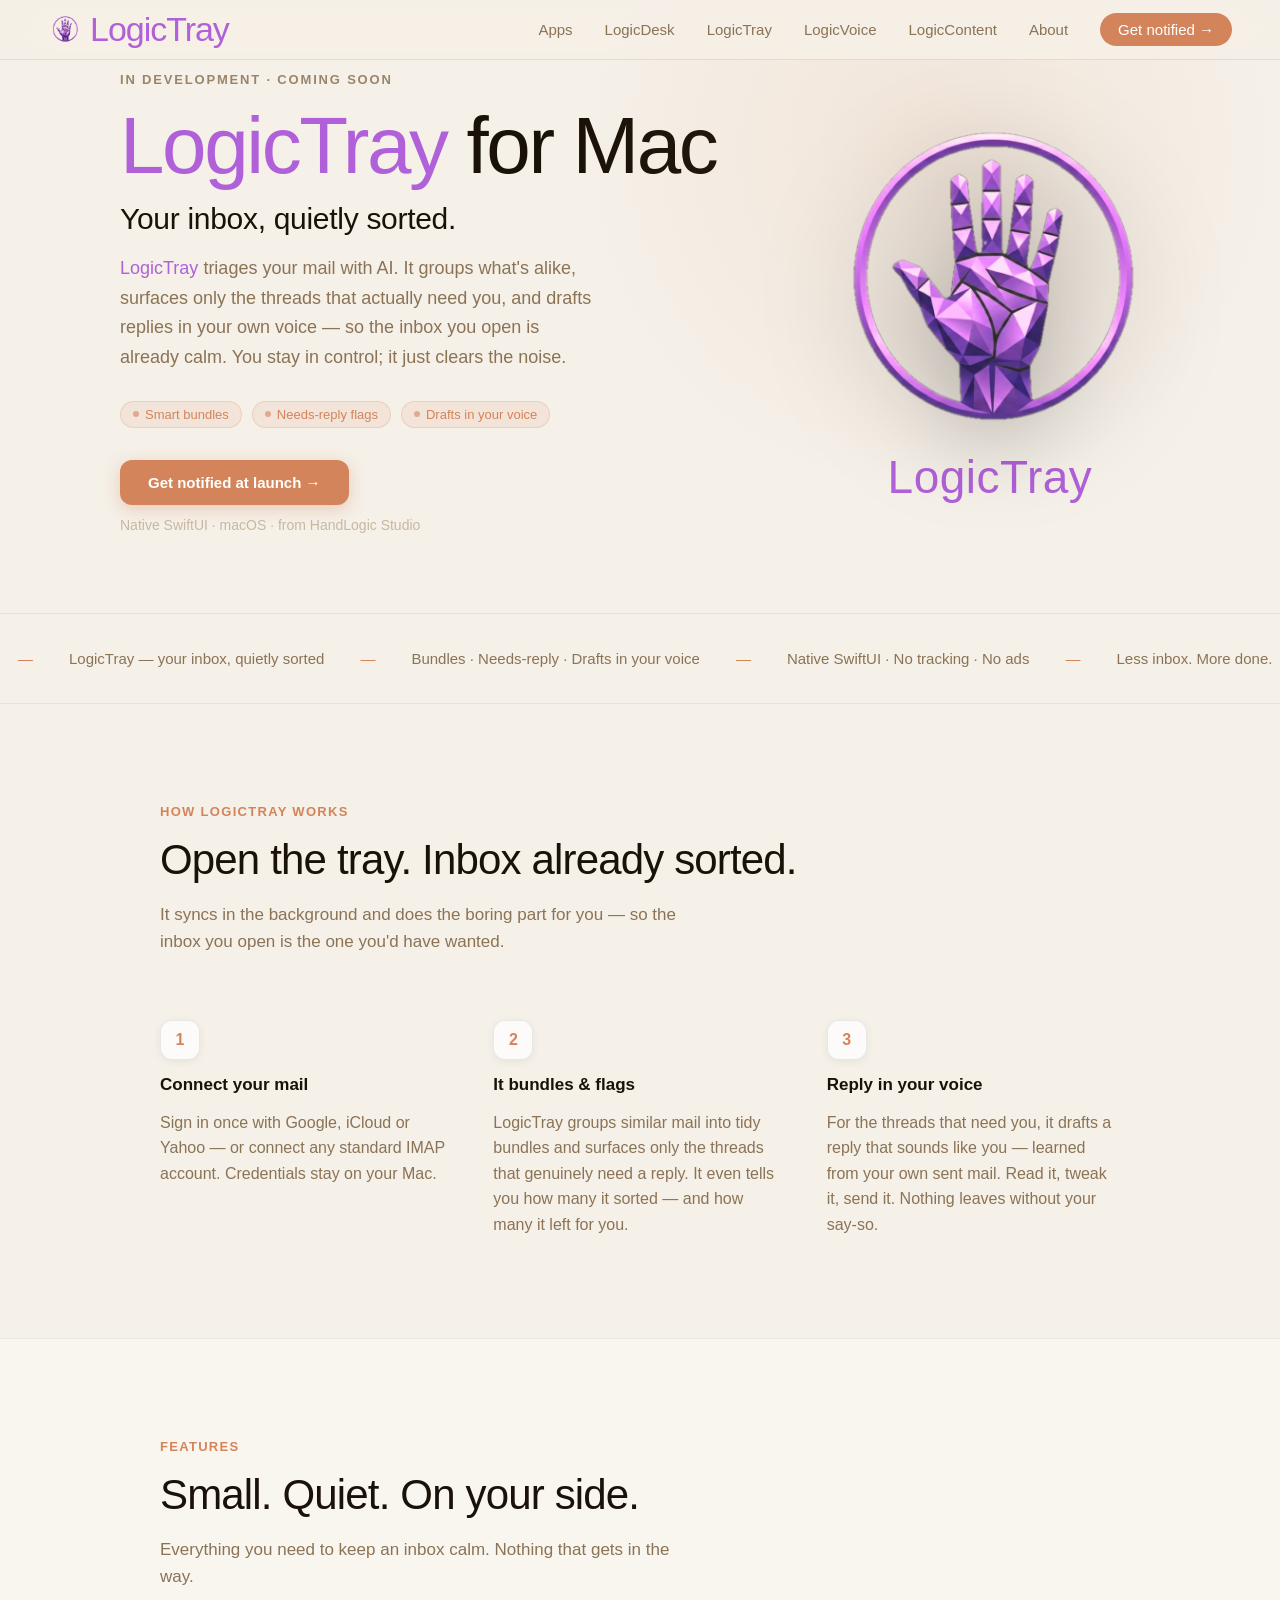
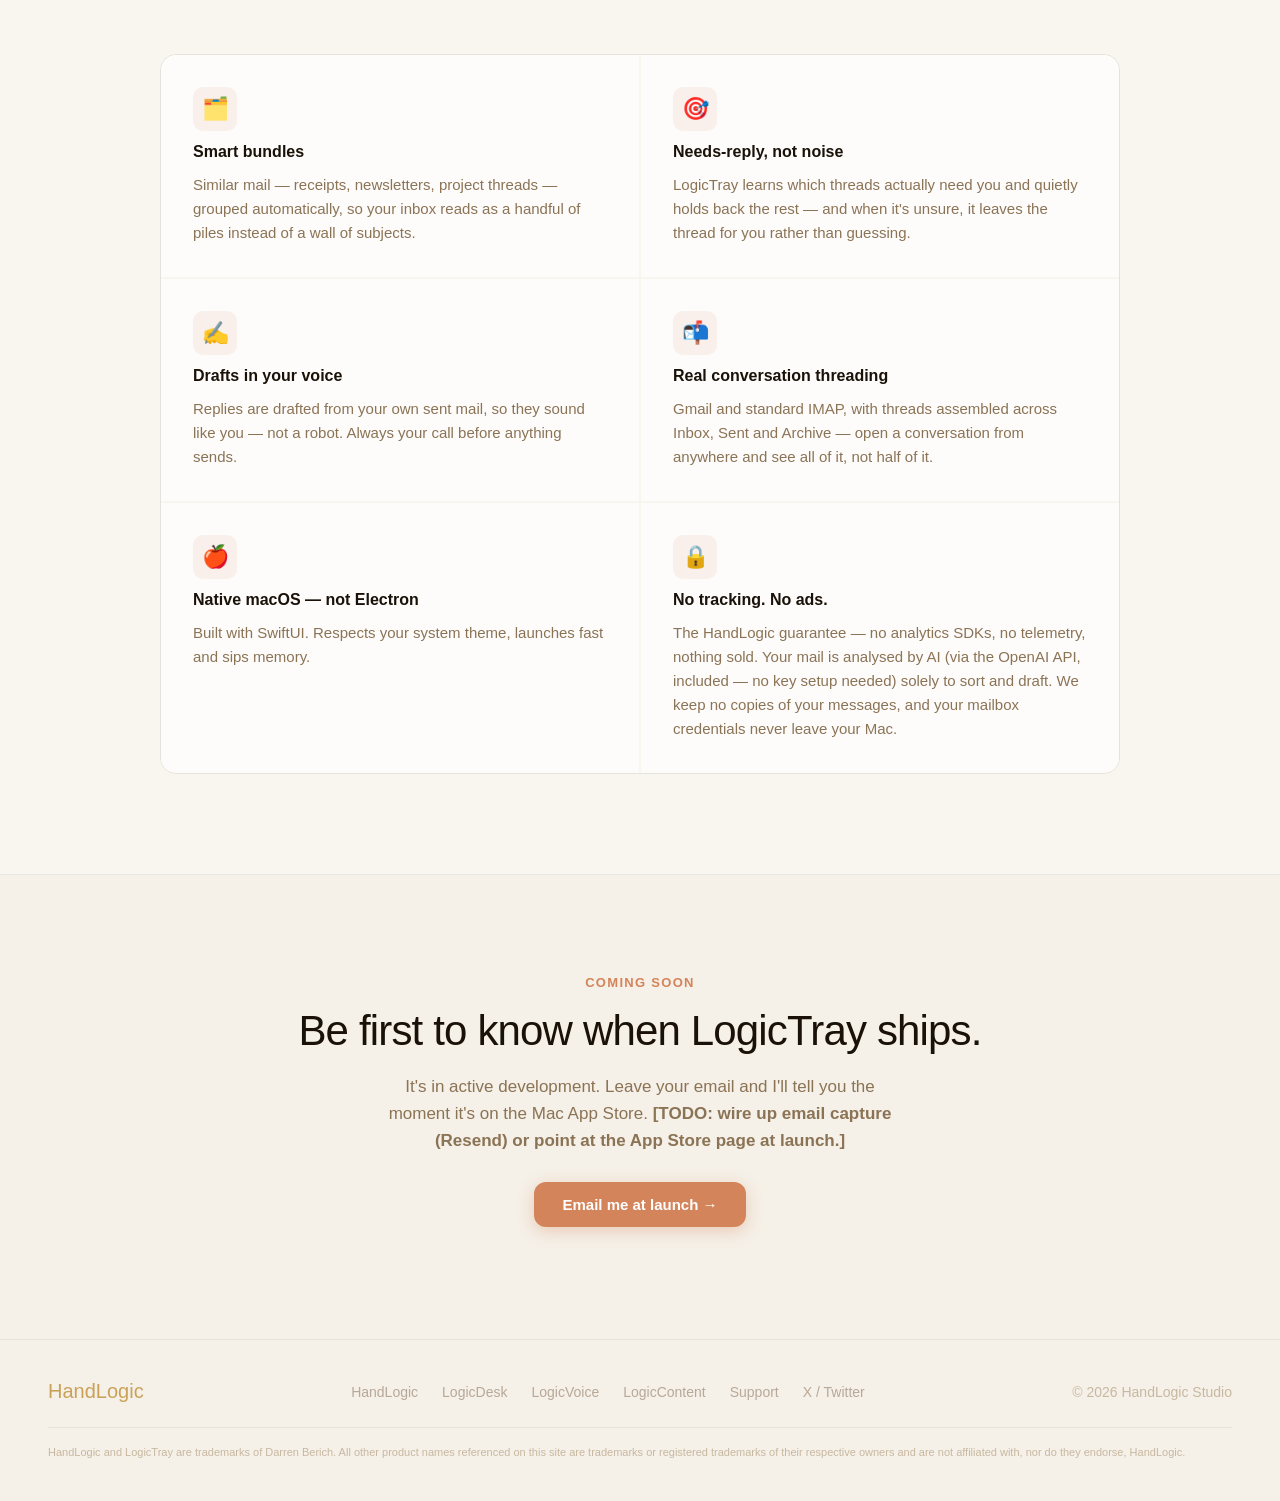
<file: logictray.html>
<!DOCTYPE html>
<html lang="en">
<head>
  <meta charset="UTF-8" />
  <meta name="viewport" content="width=device-width, initial-scale=1.0" />
  <title>LogicTray — your inbox, quietly sorted. A Mac mail companion.</title>
  <meta name="description" content="LogicTray — a small, native macOS app from HandLogic that triages your inbox with AI: it bundles similar mail, flags what needs a reply, and drafts responses in your voice. In development." />
  <meta property="og:type" content="website" />
  <meta property="og:title" content="LogicTray — your inbox, quietly sorted." />
  <meta property="og:description" content="A native Mac app that triages your mail with AI — bundles, needs-reply flags, and drafts in your voice. From HandLogic." />
  <meta property="og:url" content="https://handlogic.io/logictray" />
  <meta property="og:image" content="https://handlogic.io/logictray-og.png" />
  <link rel="canonical" href="https://handlogic.io/logictray" />
  <link rel="icon" href="icons/logictray-hand.png" />
  <link rel="stylesheet" href="handlogic.css" />
</head>
<body>

  <!-- ─── Nav ─────────────────────────────────────────────── -->
  <nav>
    <a href="logictray.html" class="nav-logo" style="font-weight:300;color:#B061D9;">
      <img src="icons/logictray-hand.png" alt="" width="34" height="34" style="display:block;flex-shrink:0;" />
      LogicTray
    </a>
    <ul class="nav-links">
      <li><a href="index.html#apps">Apps</a></li>
      <li><a href="logicdesk.html">LogicDesk</a></li>
      <li><a href="logictray.html">LogicTray</a></li>
      <li><a href="logicvoice.html">LogicVoice</a></li>
      <li><a href="logiccontent.html">LogicContent</a></li>
      <li><a href="index.html#about">About</a></li>
      <li><a href="#notify" class="nav-cta">Get notified →</a></li>
    </ul>
  </nav>

  <!-- ─── Hero ─────────────────────────────────────────────── -->
  <section class="hero" style="padding-top:72px;">
    <div class="hero-inner">
      <div class="hero-text">
        <p class="hero-eyebrow">In development · coming soon</p>
        <h1 style="color:#B061D9;">LogicTray <span class="for-mac">for Mac</span></h1>
        <p class="hero-sub">Your inbox, quietly sorted.</p>
        <p class="hero-desc"><strong style="font-weight:500;color:#B061D9">LogicTray</strong> triages your mail with AI. It groups what's alike, surfaces only the threads that actually need you, and drafts replies in your own voice — so the inbox you open is already calm. You stay in control; it just clears the noise.</p>

        <div class="hero-tools">
          <span class="tool-pill"><span class="tool-pill-dot"></span>Smart bundles</span>
          <span class="tool-pill"><span class="tool-pill-dot"></span>Needs-reply flags</span>
          <span class="tool-pill"><span class="tool-pill-dot"></span>Drafts in your voice</span>
        </div>

        <div class="hero-actions">
          <a href="#notify" class="btn-primary">Get notified at launch →</a>
        </div>
        <p class="price-note">Native SwiftUI · macOS · from HandLogic Studio</p>
      </div>

      <div class="hero-right">
        <div class="hero-mark-wrap">
          <img src="icons/logictray-hand.png" alt="LogicTray mark" class="hero-mark" />
          <p class="hero-mark-name" style="color:#B061D9;">LogicTray</p>
        </div>
      </div>
    </div>
  </section>

  <!-- ─── Tagline Strip ─────────────────────────────────────── -->
  <div class="tagline-strip">
    <div class="tagline-track" id="tagline-track"></div>
  </div>

  <!-- ─── How it works ──────────────────────────────────────── -->
  <section id="how">
    <div class="container">
      <p class="section-label fade-up">How LogicTray works</p>
      <h2 class="section-heading fade-up">Open the tray. Inbox already sorted.</h2>
      <p class="section-sub fade-up">It syncs in the background and does the boring part for you — so the inbox you open is the one you'd have wanted.</p>

      <div class="steps">
        <div class="step fade-up">
          <div class="step-number">1</div>
          <h3>Connect your mail</h3>
          <p>Sign in once with Google, iCloud or Yahoo — or connect any standard IMAP account. Credentials stay on your Mac.</p>
        </div>
        <div class="step fade-up">
          <div class="step-number">2</div>
          <h3>It bundles &amp; flags</h3>
          <p>LogicTray groups similar mail into tidy bundles and surfaces only the threads that genuinely need a reply. It even tells you how many it sorted — and how many it left for you.</p>
        </div>
        <div class="step fade-up">
          <div class="step-number">3</div>
          <h3>Reply in your voice</h3>
          <p>For the threads that need you, it drafts a reply that sounds like you — learned from your own sent mail. Read it, tweak it, send it. Nothing leaves without your say-so.</p>
        </div>
      </div>
    </div>
  </section>

  <!-- ─── Features ──────────────────────────────────────────── -->
  <section class="features-section" id="features">
    <div class="container">
      <p class="section-label fade-up">Features</p>
      <h2 class="section-heading fade-up">Small. Quiet. On your side.</h2>
      <p class="section-sub fade-up">Everything you need to keep an inbox calm. Nothing that gets in the way.</p>

      <div class="features-grid fade-up">
        <div class="feature-card">
          <div class="feature-icon">🗂️</div>
          <h3>Smart bundles</h3>
          <p>Similar mail — receipts, newsletters, project threads — grouped automatically, so your inbox reads as a handful of piles instead of a wall of subjects.</p>
        </div>
        <div class="feature-card">
          <div class="feature-icon">🎯</div>
          <h3>Needs-reply, not noise</h3>
          <p>LogicTray learns which threads actually need you and quietly holds back the rest — and when it's unsure, it leaves the thread for you rather than guessing.</p>
        </div>
        <div class="feature-card">
          <div class="feature-icon">✍️</div>
          <h3>Drafts in your voice</h3>
          <p>Replies are drafted from your own sent mail, so they sound like you — not a robot. Always your call before anything sends.</p>
        </div>
        <div class="feature-card">
          <div class="feature-icon">📬</div>
          <h3>Real conversation threading</h3>
          <p>Gmail and standard IMAP, with threads assembled across Inbox, Sent and Archive — open a conversation from anywhere and see all of it, not half of it.</p>
        </div>
        <div class="feature-card">
          <div class="feature-icon">🍎</div>
          <h3>Native macOS — not Electron</h3>
          <p>Built with SwiftUI. Respects your system theme, launches fast and sips memory.</p>
        </div>
        <div class="feature-card">
          <div class="feature-icon">🔒</div>
          <h3>No tracking. No ads.</h3>
          <p>The HandLogic guarantee — no analytics SDKs, no telemetry, nothing sold. Your mail is analysed by AI (via the OpenAI API, included — no key setup needed) solely to sort and draft. We keep no copies of your messages, and your mailbox credentials never leave your Mac.</p>
        </div>
      </div>
    </div>
  </section>

  <!-- ─── Notify ────────────────────────────────────────────── -->
  <section id="notify" class="pricing-section">
    <div class="container">
      <p class="section-label fade-up">Coming soon</p>
      <h2 class="section-heading fade-up">Be first to know when LogicTray ships.</h2>
      <p class="section-sub fade-up" style="margin:0 auto;">It's in active development. Leave your email and I'll tell you the moment it's on the Mac App Store. <strong>[TODO: wire up email capture (Resend) or point at the App Store page at launch.]</strong></p>
      <div class="hero-actions fade-up" style="justify-content:center;margin-top:28px;">
        <a href="mailto:hello@handlogic.io?subject=Notify%20me%20about%20LogicTray" class="btn-primary">Email me at launch →</a>
      </div>
    </div>
  </section>

  <!-- ─── Footer ─────────────────────────────────────────────── -->
  <footer>
    <a href="index.html" class="footer-logo" style="color:#C9A258;">HandLogic</a>
    <ul class="footer-links">
      <li><a href="index.html">HandLogic</a></li>
      <li><a href="logicdesk.html">LogicDesk</a></li>
      <li><a href="logicvoice.html">LogicVoice</a></li>
      <li><a href="logiccontent.html">LogicContent</a></li>
      <li><a href="mailto:hello@handlogic.io">Support</a></li>
      <li><a href="https://x.com/HandLogicStudio">X / Twitter</a></li>
    </ul>
    <p class="footer-copy">© 2026 HandLogic Studio</p>
    <p class="footer-trademark">
      HandLogic and LogicTray are trademarks of Darren Berich.
      All other product names referenced on this site are trademarks or registered trademarks of their respective owners and are not affiliated with, nor do they endorse, HandLogic.
    </p>
  </footer>

  <script>
    const stripItems = [
      "LogicTray — your inbox, quietly sorted",
      "Bundles · Needs-reply · Drafts in your voice",
      "Native SwiftUI · No tracking · No ads",
      "Less inbox. More done.",
      "From HandLogic Studio",
    ];
    const track = document.getElementById('tagline-track');
    [...stripItems, ...stripItems].forEach(t => {
      const span = document.createElement('span');
      span.className = 'tagline-item';
      span.innerHTML = `<span>—</span>${t}`;
      track.appendChild(span);
    });
    const observer = new IntersectionObserver((entries) => {
      entries.forEach((entry, i) => {
        if (entry.isIntersecting) {
          setTimeout(() => entry.target.classList.add('visible'), i * 80);
          observer.unobserve(entry.target);
        }
      });
    }, { threshold: 0.1 });
    document.querySelectorAll('.fade-up:not(.visible)').forEach(el => observer.observe(el));
  </script>

</body>
</html>
</file>
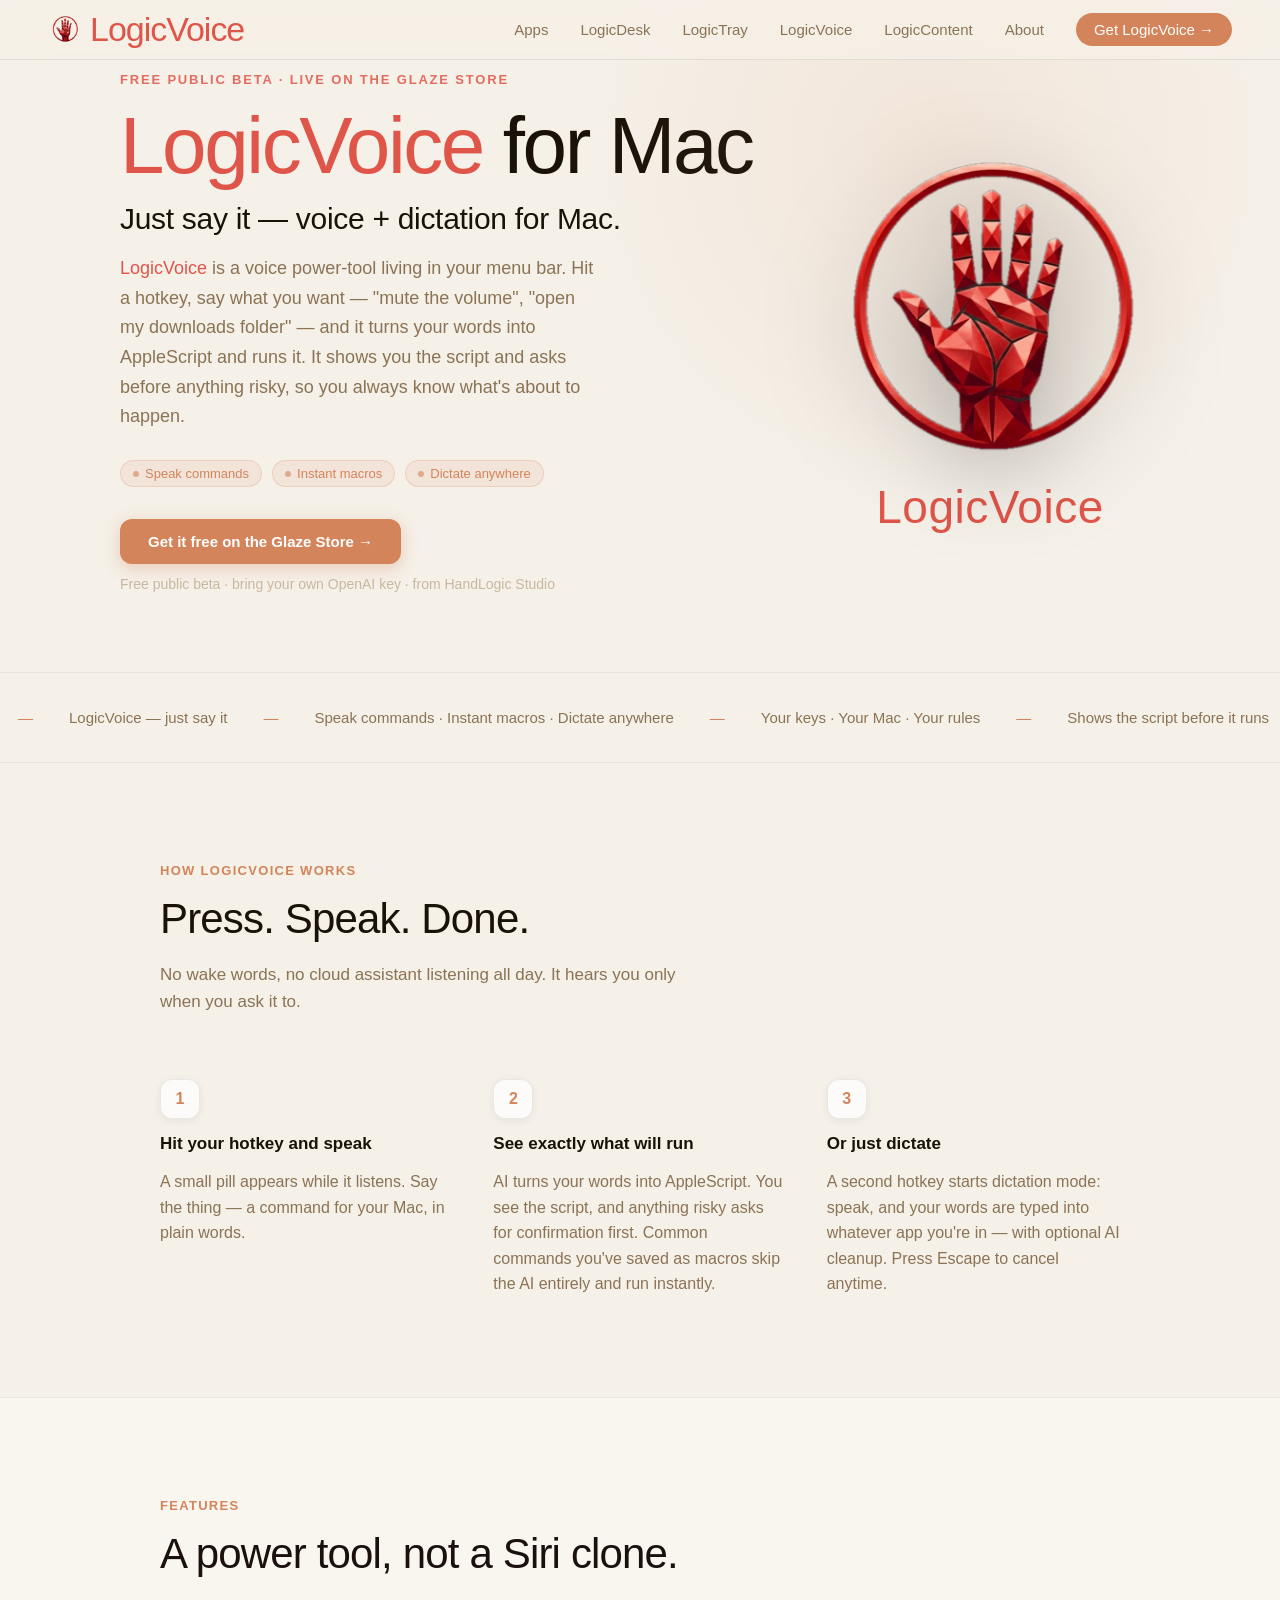
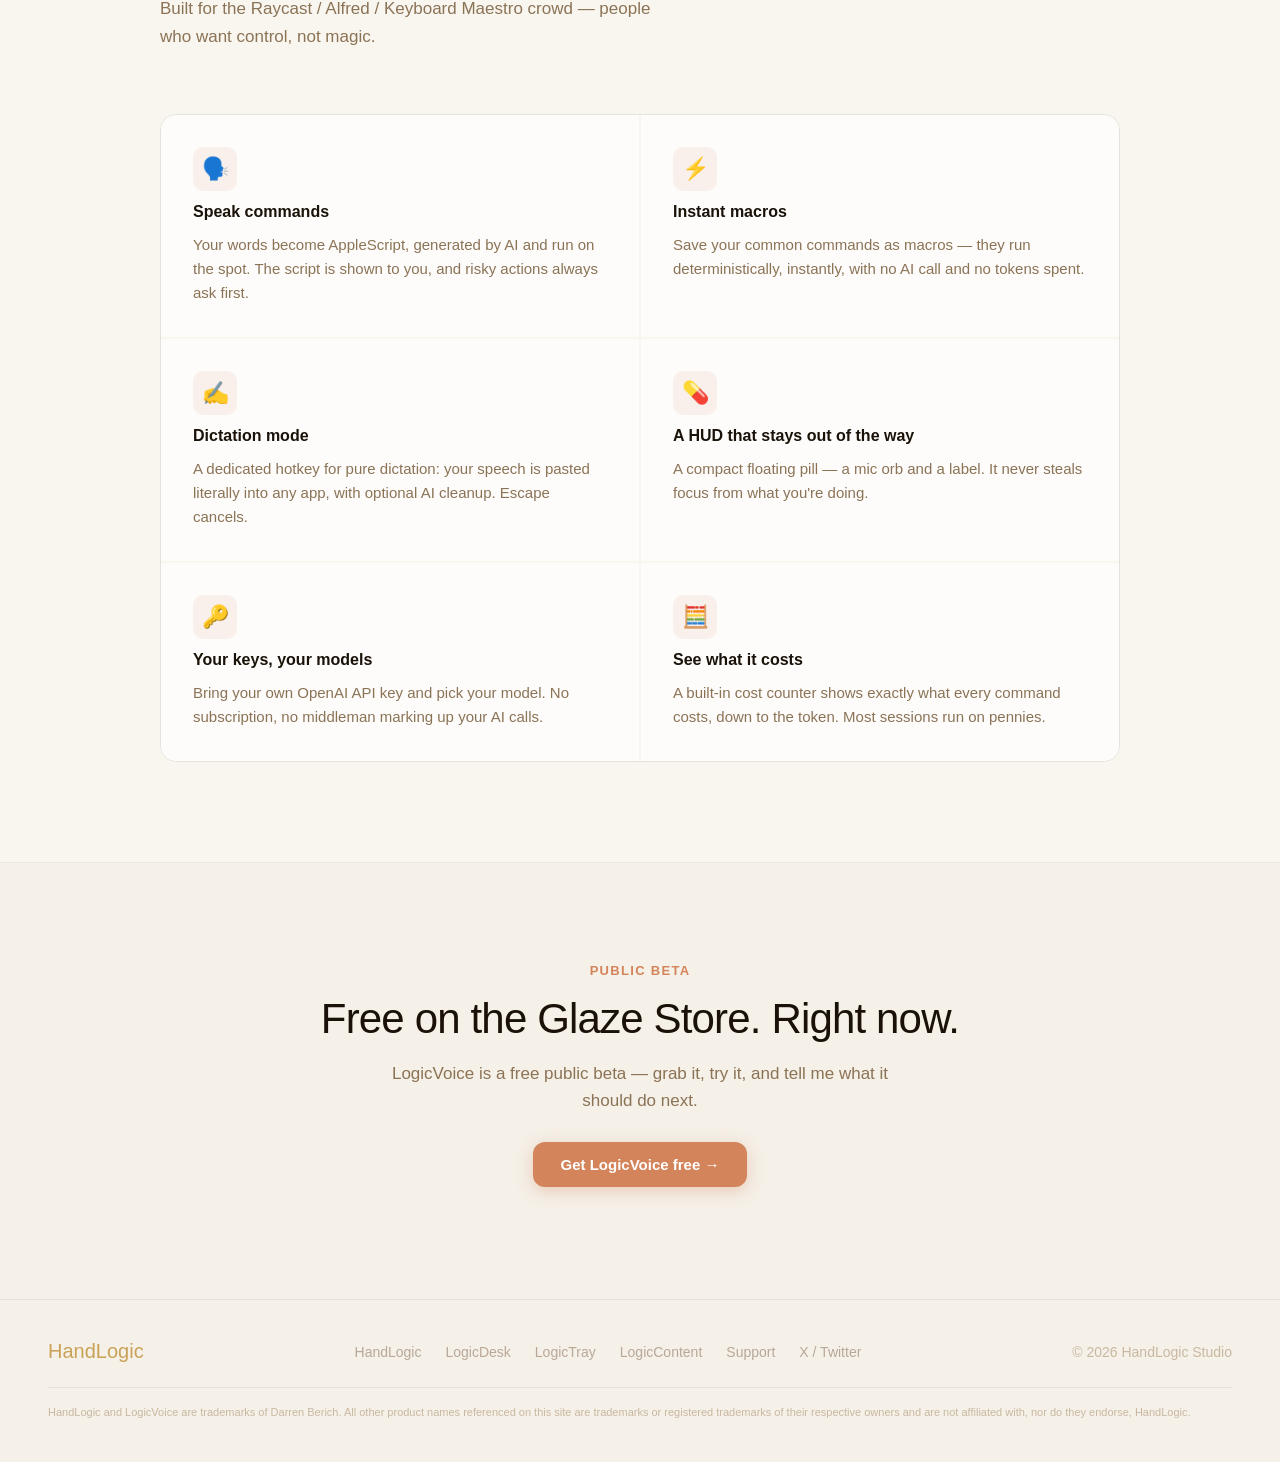
<file: logicvoice.html>
<!DOCTYPE html>
<html lang="en">
<head>
  <meta charset="UTF-8" />
  <meta name="viewport" content="width=device-width, initial-scale=1.0" />
  <title>LogicVoice — speak to your Mac. It does the thing. Voice control + dictation.</title>
  <meta name="description" content="LogicVoice — a voice power-tool for your Mac from HandLogic. Speak commands and it runs them via AI-generated AppleScript (with confirmation), define instant macros, and dictate into any app. Bring your own OpenAI key." />
  <meta property="og:type" content="website" />
  <meta property="og:title" content="LogicVoice — speak to your Mac. It does the thing." />
  <meta property="og:description" content="Voice control + dictation for Mac power users. AI-run commands with confirmation, instant macros, dictate anywhere. From HandLogic." />
  <meta property="og:url" content="https://handlogic.io/logicvoice" />
  <meta property="og:image" content="https://handlogic.io/logicvoice-og.png" />
  <link rel="canonical" href="https://handlogic.io/logicvoice" />
  <link rel="icon" href="icons/logicvoice-hand.png" />
  <link rel="stylesheet" href="handlogic.css" />
</head>
<body>

  <!-- ─── Nav ─────────────────────────────────────────────── -->
  <nav>
    <a href="logicvoice.html" class="nav-logo" style="font-weight:300;color:#E0554A;">
      <img src="icons/logicvoice-hand.png" alt="" width="34" height="34" style="display:block;flex-shrink:0;" />
      LogicVoice
    </a>
    <ul class="nav-links">
      <li><a href="index.html#apps">Apps</a></li>
      <li><a href="logicdesk.html">LogicDesk</a></li>
      <li><a href="logictray.html">LogicTray</a></li>
      <li><a href="logicvoice.html">LogicVoice</a></li>
      <li><a href="logiccontent.html">LogicContent</a></li>
      <li><a href="index.html#about">About</a></li>
      <li><a href="https://www.glaze.app/app/logicvoice-uWbUe9" class="nav-cta">Get LogicVoice →</a></li>
    </ul>
  </nav>

  <!-- ─── Hero ─────────────────────────────────────────────── -->
  <section class="hero" style="padding-top:72px;">
    <div class="hero-inner">
      <div class="hero-text">
        <p class="hero-eyebrow" style="color:#E0554A;font-weight:700;">Free public beta · live on the Glaze Store</p>
        <h1 style="color:#E0554A;">LogicVoice <span class="for-mac">for Mac</span></h1>
        <p class="hero-sub">Just say it — voice + dictation for Mac.</p>
        <p class="hero-desc"><strong style="font-weight:500;color:#E0554A">LogicVoice</strong> is a voice power-tool living in your menu bar. Hit a hotkey, say what you want — "mute the volume", "open my downloads folder" — and it turns your words into AppleScript and runs it. It shows you the script and asks before anything risky, so you always know what's about to happen.</p>

        <div class="hero-tools">
          <span class="tool-pill"><span class="tool-pill-dot"></span>Speak commands</span>
          <span class="tool-pill"><span class="tool-pill-dot"></span>Instant macros</span>
          <span class="tool-pill"><span class="tool-pill-dot"></span>Dictate anywhere</span>
        </div>

        <div class="hero-actions">
          <a href="https://www.glaze.app/app/logicvoice-uWbUe9" class="btn-primary">Get it free on the Glaze Store →</a>
        </div>
        <p class="price-note">Free public beta · bring your own OpenAI key · from HandLogic Studio</p>
      </div>

      <div class="hero-right">
        <div class="hero-mark-wrap">
          <img src="icons/logicvoice-hand.png" alt="LogicVoice mark" class="hero-mark" />
          <p class="hero-mark-name" style="color:#E0554A;">LogicVoice</p>
        </div>
      </div>
    </div>
  </section>

  <!-- ─── Tagline Strip ─────────────────────────────────────── -->
  <div class="tagline-strip">
    <div class="tagline-track" id="tagline-track"></div>
  </div>

  <!-- ─── How it works ──────────────────────────────────────── -->
  <section id="how">
    <div class="container">
      <p class="section-label fade-up">How LogicVoice works</p>
      <h2 class="section-heading fade-up">Press. Speak. Done.</h2>
      <p class="section-sub fade-up">No wake words, no cloud assistant listening all day. It hears you only when you ask it to.</p>

      <div class="steps">
        <div class="step fade-up">
          <div class="step-number">1</div>
          <h3>Hit your hotkey and speak</h3>
          <p>A small pill appears while it listens. Say the thing — a command for your Mac, in plain words.</p>
        </div>
        <div class="step fade-up">
          <div class="step-number">2</div>
          <h3>See exactly what will run</h3>
          <p>AI turns your words into AppleScript. You see the script, and anything risky asks for confirmation first. Common commands you've saved as macros skip the AI entirely and run instantly.</p>
        </div>
        <div class="step fade-up">
          <div class="step-number">3</div>
          <h3>Or just dictate</h3>
          <p>A second hotkey starts dictation mode: speak, and your words are typed into whatever app you're in — with optional AI cleanup. Press Escape to cancel anytime.</p>
        </div>
      </div>
    </div>
  </section>

  <!-- ─── Features ──────────────────────────────────────────── -->
  <section class="features-section" id="features">
    <div class="container">
      <p class="section-label fade-up">Features</p>
      <h2 class="section-heading fade-up">A power tool, not a Siri clone.</h2>
      <p class="section-sub fade-up">Built for the Raycast / Alfred / Keyboard Maestro crowd — people who want control, not magic.</p>

      <div class="features-grid fade-up">
        <div class="feature-card">
          <div class="feature-icon">🗣️</div>
          <h3>Speak commands</h3>
          <p>Your words become AppleScript, generated by AI and run on the spot. The script is shown to you, and risky actions always ask first.</p>
        </div>
        <div class="feature-card">
          <div class="feature-icon">⚡</div>
          <h3>Instant macros</h3>
          <p>Save your common commands as macros — they run deterministically, instantly, with no AI call and no tokens spent.</p>
        </div>
        <div class="feature-card">
          <div class="feature-icon">✍️</div>
          <h3>Dictation mode</h3>
          <p>A dedicated hotkey for pure dictation: your speech is pasted literally into any app, with optional AI cleanup. Escape cancels.</p>
        </div>
        <div class="feature-card">
          <div class="feature-icon">💊</div>
          <h3>A HUD that stays out of the way</h3>
          <p>A compact floating pill — a mic orb and a label. It never steals focus from what you're doing.</p>
        </div>
        <div class="feature-card">
          <div class="feature-icon">🔑</div>
          <h3>Your keys, your models</h3>
          <p>Bring your own OpenAI API key and pick your model. No subscription, no middleman marking up your AI calls.</p>
        </div>
        <div class="feature-card">
          <div class="feature-icon">🧮</div>
          <h3>See what it costs</h3>
          <p>A built-in cost counter shows exactly what every command costs, down to the token. Most sessions run on pennies.</p>
        </div>
      </div>
    </div>
  </section>

  <!-- ─── Get ────────────────────────────────────────────── -->
  <section id="get" class="pricing-section">
    <div class="container">
      <p class="section-label fade-up">Public beta</p>
      <h2 class="section-heading fade-up">Free on the Glaze Store. Right now.</h2>
      <p class="section-sub fade-up" style="margin:0 auto;">LogicVoice is a free public beta — grab it, try it, and tell me what it should do next.</p>
      <div class="hero-actions fade-up" style="justify-content:center;margin-top:28px;">
        <a href="https://www.glaze.app/app/logicvoice-uWbUe9" class="btn-primary">Get LogicVoice free →</a>
      </div>
    </div>
  </section>

  <!-- ─── Footer ─────────────────────────────────────────────── -->
  <footer>
    <a href="index.html" class="footer-logo" style="color:#C9A258;">HandLogic</a>
    <ul class="footer-links">
      <li><a href="index.html">HandLogic</a></li>
      <li><a href="logicdesk.html">LogicDesk</a></li>
      <li><a href="logictray.html">LogicTray</a></li>
      <li><a href="logiccontent.html">LogicContent</a></li>
      <li><a href="mailto:hello@handlogic.io">Support</a></li>
      <li><a href="https://x.com/HandLogicStudio">X / Twitter</a></li>
    </ul>
    <p class="footer-copy">© 2026 HandLogic Studio</p>
    <p class="footer-trademark">
      HandLogic and LogicVoice are trademarks of Darren Berich.
      All other product names referenced on this site are trademarks or registered trademarks of their respective owners and are not affiliated with, nor do they endorse, HandLogic.
    </p>
  </footer>

  <script>
    const stripItems = [
      "LogicVoice — just say it",
      "Speak commands · Instant macros · Dictate anywhere",
      "Your keys · Your Mac · Your rules",
      "Shows the script before it runs",
      "From HandLogic Studio",
    ];
    const track = document.getElementById('tagline-track');
    [...stripItems, ...stripItems].forEach(t => {
      const span = document.createElement('span');
      span.className = 'tagline-item';
      span.innerHTML = `<span>—</span>${t}`;
      track.appendChild(span);
    });
    const observer = new IntersectionObserver((entries) => {
      entries.forEach((entry, i) => {
        if (entry.isIntersecting) {
          setTimeout(() => entry.target.classList.add('visible'), i * 80);
          observer.unobserve(entry.target);
        }
      });
    }, { threshold: 0.1 });
    document.querySelectorAll('.fade-up:not(.visible)').forEach(el => observer.observe(el));
  </script>

</body>
</html>
</file>
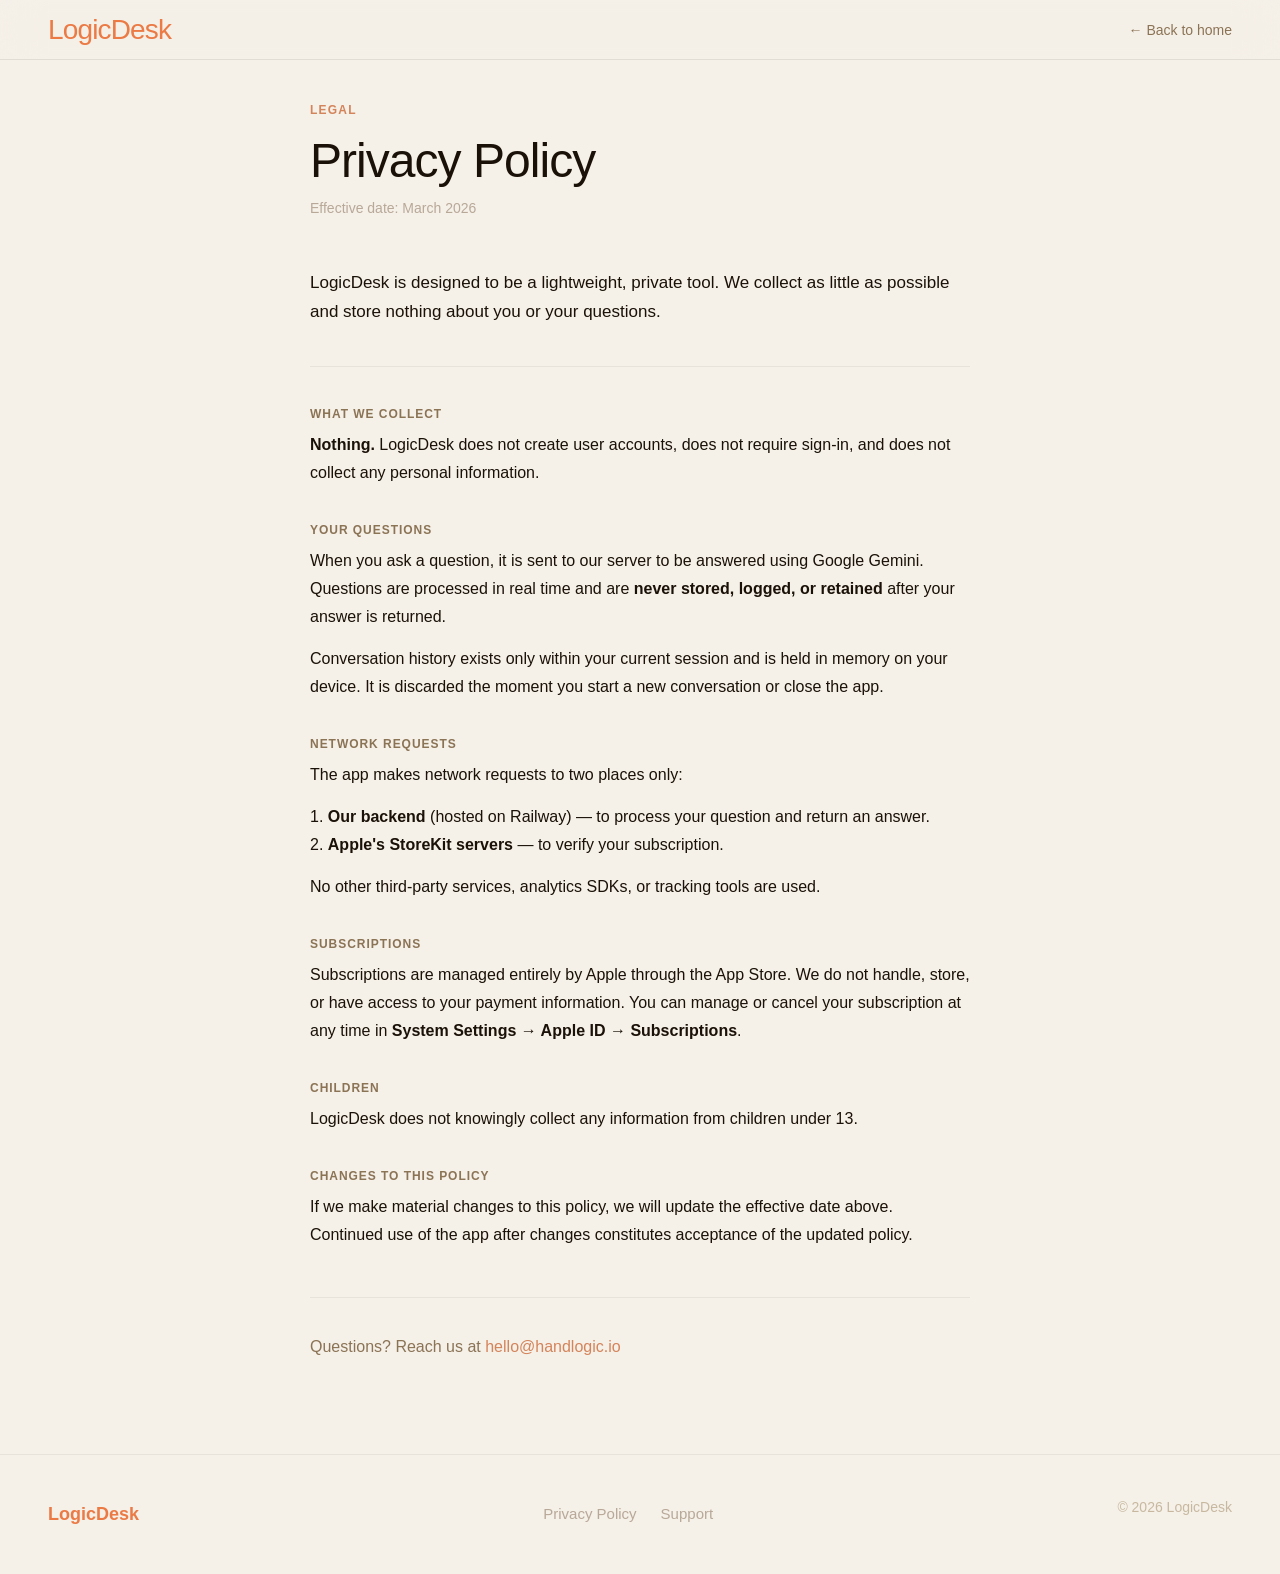
<file: privacy-policy.html>
<!DOCTYPE html>
<html lang="en">
<head>
  <meta charset="UTF-8" />
  <meta name="viewport" content="width=device-width, initial-scale=1.0" />
  <title>Privacy Policy — LogicDesk</title>
  <meta name="description" content="Privacy Policy for LogicDesk — the quick answer macOS app." />
  <link rel="canonical" href="https://handlogic.io/privacy-policy.html" />

  <style>
    *, *::before, *::after { box-sizing: border-box; margin: 0; padding: 0; }
    html { scroll-behavior: smooth; }

    :root {
      --accent:        #D4845A;
      --accent-hover:  #C0724A;
      --accent-bright: #EB7A45;
      --primary:       #1A1208;
      --secondary:     #8B7355;
      --muted:         #B8A898;
      --placeholder:   #C8B8A0;
      --bg:            #F5F0E8;
      --surface:       rgba(255,255,255,0.72);
      --divider:       rgba(0,0,0,0.06);
      --border:        rgba(0,0,0,0.08);
    }

    body {
      font-family: -apple-system, BlinkMacSystemFont, "SF Pro Text", "Helvetica Neue", sans-serif;
      background: var(--bg);
      color: var(--primary);
      min-height: 100vh;
      -webkit-font-smoothing: antialiased;
    }

    /* ─── Nav ─────────────────────────────────────────────── */
    nav {
      position: fixed;
      top: 0; left: 0; right: 0;
      z-index: 100;
      display: flex;
      align-items: center;
      justify-content: space-between;
      padding: 0 48px;
      height: 60px;
      background: rgba(245,240,232,0.82);
      backdrop-filter: blur(20px) saturate(180%);
      -webkit-backdrop-filter: blur(20px) saturate(180%);
      border-bottom: 1px solid var(--border);
    }

    .nav-logo {
      font-size: 28px;
      font-weight: 100;
      color: var(--accent-bright);
      letter-spacing: -0.03em;
      text-decoration: none;
    }

    .nav-back {
      font-size: 14px;
      color: var(--secondary);
      text-decoration: none;
      display: flex;
      align-items: center;
      gap: 6px;
      transition: color 0.2s;
    }
    .nav-back:hover { color: var(--primary); }

    /* ─── Content ─────────────────────────────────────────── */
    .page {
      padding: 100px 24px 80px;
    }

    .container {
      max-width: 660px;
      margin: 0 auto;
    }

    .page-eyebrow {
      font-size: 12px;
      font-weight: 600;
      letter-spacing: 0.1em;
      text-transform: uppercase;
      color: var(--accent);
      margin-bottom: 12px;
    }

    h1 {
      font-size: clamp(32px, 4vw, 48px);
      font-weight: 200;
      color: var(--primary);
      letter-spacing: -0.02em;
      line-height: 1.15;
      margin-bottom: 8px;
    }

    .updated {
      font-size: 14px;
      color: var(--muted);
      margin-bottom: 48px;
    }

    .intro {
      font-size: 17px;
      line-height: 1.7;
      color: var(--primary);
      margin-bottom: 40px;
      padding-bottom: 40px;
      border-bottom: 1px solid var(--divider);
    }

    h2 {
      font-size: 12px;
      font-weight: 600;
      text-transform: uppercase;
      letter-spacing: 0.08em;
      color: var(--secondary);
      margin-bottom: 10px;
      margin-top: 36px;
    }

    p {
      font-size: 16px;
      line-height: 1.75;
      color: var(--primary);
      margin-bottom: 14px;
    }

    strong { font-weight: 600; }

    .divider {
      border: none;
      border-top: 1px solid var(--divider);
      margin: 48px 0 36px;
    }

    .contact {
      font-size: 16px;
      color: var(--secondary);
      line-height: 1.6;
    }

    .contact a {
      color: var(--accent);
      text-decoration: none;
    }
    .contact a:hover { text-decoration: underline; }

    /* ─── Footer ──────────────────────────────────────────── */
    footer {
      padding: 40px 48px;
      border-top: 1px solid var(--divider);
      display: flex;
      align-items: center;
      justify-content: space-between;
      flex-wrap: wrap;
      gap: 16px;
    }

    .footer-logo {
      font-size: 18px;
      font-weight: 600;
      color: var(--accent-bright);
      text-decoration: none;
    }

    .footer-links {
      display: flex;
      gap: 24px;
      list-style: none;
    }

    .footer-links a {
      font-size: 15px;
      color: var(--muted);
      text-decoration: none;
      transition: color 0.2s;
    }
    .footer-links a:hover { color: var(--secondary); }

    .footer-copy {
      font-size: 14px;
      color: var(--placeholder);
    }

    @media (max-width: 600px) {
      nav { padding: 0 20px; }
      .page { padding: 90px 20px 60px; }
      footer { flex-direction: column; align-items: flex-start; padding: 32px 24px; }
    }
  </style>
</head>
<body>

  <!-- ─── Nav ───────────────────────────────────────────────── -->
  <nav>
    <a href="/" class="nav-logo">LogicDesk</a>
    <a href="/" class="nav-back">← Back to home</a>
  </nav>

  <!-- ─── Content ───────────────────────────────────────────── -->
  <div class="page">
    <div class="container">

      <p class="page-eyebrow">Legal</p>
      <h1>Privacy Policy</h1>
      <p class="updated">Effective date: March 2026</p>

      <p class="intro">
        LogicDesk is designed to be a lightweight, private tool. We collect as little as
        possible and store nothing about you or your questions.
      </p>

      <h2>What we collect</h2>
      <p>
        <strong>Nothing.</strong> LogicDesk does not create user accounts, does not require
        sign-in, and does not collect any personal information.
      </p>

      <h2>Your questions</h2>
      <p>
        When you ask a question, it is sent to our server to be answered using
        Google Gemini. Questions are processed in real time and are
        <strong>never stored, logged, or retained</strong> after your answer is returned.
      </p>
      <p>
        Conversation history exists only within your current session and is held in
        memory on your device. It is discarded the moment you start a new conversation
        or close the app.
      </p>

      <h2>Network requests</h2>
      <p>The app makes network requests to two places only:</p>
      <p>
        1. <strong>Our backend</strong> (hosted on Railway) — to process your question
        and return an answer.<br />
        2. <strong>Apple's StoreKit servers</strong> — to verify your subscription.
      </p>
      <p>No other third-party services, analytics SDKs, or tracking tools are used.</p>

      <h2>Subscriptions</h2>
      <p>
        Subscriptions are managed entirely by Apple through the App Store. We do not
        handle, store, or have access to your payment information. You can manage or
        cancel your subscription at any time in
        <strong>System Settings → Apple ID → Subscriptions</strong>.
      </p>

      <h2>Children</h2>
      <p>
        LogicDesk does not knowingly collect any information from children under 13.
      </p>

      <h2>Changes to this policy</h2>
      <p>
        If we make material changes to this policy, we will update the effective date
        above. Continued use of the app after changes constitutes acceptance of the
        updated policy.
      </p>

      <hr class="divider" />

      <p class="contact">
        Questions? Reach us at <a href="mailto:hello@handlogic.io">hello@handlogic.io</a>
      </p>

    </div>
  </div>

  <!-- ─── Footer ─────────────────────────────────────────────── -->
  <footer>
    <a href="/" class="footer-logo">LogicDesk</a>
    <ul class="footer-links">
      <li><a href="privacy-policy.html">Privacy Policy</a></li>
      <li><a href="mailto:hello@handlogic.io">Support</a></li>
    </ul>
    <p class="footer-copy">© 2026 LogicDesk</p>
  </footer>

</body>
</html>
</file>
<file: handlogic.css>
/* ─── Reset ─────────────────────────────────────────── */
    *, *::before, *::after { box-sizing: border-box; margin: 0; padding: 0; }
    html { scroll-behavior: smooth; }

    /* ─── Tokens ─────────────────────────────────────────── */
    :root {
      --accent:        #D4845A;
      --accent-hover:  #C0724A;
      --accent-bright: #EB7A45;
      --primary:       #1A1208;
      --secondary:     #8B7355;
      --muted:         #B8A898;
      --placeholder:   #C8B8A0;
      --bg:            #F5F0E8;
      --surface:       rgba(255,255,255,0.72);
      --input-surface: rgba(255,255,255,0.55);
      --divider:       rgba(0,0,0,0.06);
      --border:        rgba(0,0,0,0.08);
      --window-shadow: 0 32px 80px rgba(0,0,0,0.22), 0 8px 24px rgba(0,0,0,0.12);
    }

    /* ─── Base ────────────────────────────────────────────── */
    body {
      font-family: -apple-system, BlinkMacSystemFont, "SF Pro Text", "Helvetica Neue", sans-serif;
      background: var(--bg);
      color: var(--primary);
      min-height: 100vh;
      -webkit-font-smoothing: antialiased;
    }

    /* ─── Nav ─────────────────────────────────────────────── */
    nav {
      position: fixed;
      top: 0; left: 0; right: 0;
      z-index: 100;
      display: flex;
      align-items: center;
      justify-content: space-between;
      padding: 0 48px;
      height: 60px;
      background: rgba(245,240,232,0.88);
      backdrop-filter: blur(20px) saturate(180%);
      -webkit-backdrop-filter: blur(20px) saturate(180%);
      border-bottom: 1px solid var(--border);
    }

    .nav-logo {
      display: flex;
      align-items: center;
      gap: 8px;
      font-size: 34px;
      font-weight: 100;
      color: var(--accent-bright);
      letter-spacing: -0.03em;
      text-decoration: none;
    }

    .nav-links {
      display: flex;
      gap: 32px;
      list-style: none;
      align-items: center;
    }

    .nav-links a {
      font-size: 15px;
      color: var(--secondary);
      text-decoration: none;
      transition: color 0.2s;
    }
    .nav-links a:hover { color: var(--primary); }

    .nav-cta {
      background: var(--accent);
      color: #fff !important;
      padding: 8px 18px;
      border-radius: 20px;
      font-weight: 500;
      transition: background 0.2s !important;
    }
    .nav-cta:hover { background: var(--accent-hover) !important; color: #fff !important; }

    /* ─── Hero ────────────────────────────────────────────── */
    .hero {
      display: flex;
      align-items: center;
      justify-content: center;
      padding: 120px 48px 80px;
      position: relative;
      overflow: hidden;
    }

    .hero::before {
      content: '';
      position: absolute;
      top: -200px; right: 0;
      width: 700px; height: 700px;
      background: radial-gradient(ellipse at center, rgba(212,132,90,0.1) 0%, transparent 70%);
      pointer-events: none;
    }

    .hero-inner {
      display: grid;
      grid-template-columns: 1fr 340px;
      gap: 64px;
      align-items: center;
      max-width: 1040px;
      width: 100%;
      margin: 0 auto;
    }

    .hero-text {
      display: flex;
      flex-direction: column;
      align-items: flex-start;
      text-align: left;
    }

    .hero-eyebrow {
      font-size: 13px;
      font-weight: 600;
      letter-spacing: 0.14em;
      text-transform: uppercase;
      color: var(--secondary);
      margin-bottom: 18px;
      opacity: 0.85;
    }
    .for-mac { color: var(--primary); font-weight: 300; }

    .hero h1 {
      font-size: clamp(44px, 6.5vw, 80px);
      font-weight: 300;
      color: var(--accent-bright);
      letter-spacing: -0.03em;
      line-height: 1.02;
      margin-bottom: 14px;
    }

    .hero-sub {
      font-size: clamp(20px, 2.6vw, 30px);
      font-weight: 400;
      color: var(--primary);
      letter-spacing: -0.01em;
      line-height: 1.18;
      margin-bottom: 18px;
    }

    .hero-desc {
      font-size: clamp(16px, 1.6vw, 18px);
      font-weight: 400;
      color: var(--secondary);
      line-height: 1.65;
      margin-bottom: 28px;
      max-width: 480px;
    }

    .hero-tools {
      display: flex;
      gap: 10px;
      flex-wrap: wrap;
      margin-bottom: 32px;
    }

    .tool-pill {
      display: inline-flex;
      align-items: center;
      gap: 6px;
      font-size: 13px;
      font-weight: 500;
      color: var(--accent);
      background: rgba(212,132,90,0.1);
      border: 1px solid rgba(212,132,90,0.22);
      border-radius: 20px;
      padding: 5px 12px;
    }

    .tool-pill-dot {
      width: 6px; height: 6px;
      border-radius: 50%;
      background: var(--accent);
      opacity: 0.6;
    }

    .launch-badge {
      display: inline-flex;
      align-items: center;
      gap: 6px;
      font-size: 13px;
      font-weight: 600;
      color: var(--accent);
      background: rgba(212,132,90,0.12);
      border: 1px solid rgba(212,132,90,0.3);
      border-radius: 20px;
      padding: 5px 14px;
      margin-bottom: 16px;
      letter-spacing: 0.01em;
    }

    .launch-badge-dot {
      width: 7px; height: 7px;
      border-radius: 50%;
      background: var(--accent);
      animation: pulse-dot 1.8s ease-in-out infinite;
    }

    @keyframes pulse-dot {
      0%, 100% { opacity: 1; transform: scale(1); }
      50%       { opacity: 0.45; transform: scale(0.75); }
    }

    .hero-actions {
      display: flex;
      gap: 16px;
      align-items: center;
      flex-wrap: wrap;
      margin-bottom: 12px;
    }

    .btn-primary {
      display: inline-flex;
      align-items: center;
      gap: 8px;
      background: var(--accent);
      color: #fff;
      padding: 14px 28px;
      border-radius: 12px;
      font-size: 15px;
      font-weight: 600;
      text-decoration: none;
      box-shadow: 0 4px 16px rgba(212,132,90,0.35);
      transition: background 0.2s, transform 0.15s, box-shadow 0.2s;
    }
    .btn-primary:hover {
      background: var(--accent-hover);
      transform: translateY(-1px);
      box-shadow: 0 6px 24px rgba(212,132,90,0.45);
    }
    .btn-primary:active { transform: translateY(0); }

    .price-note {
      font-size: 14px;
      color: var(--placeholder);
    }

    /* ─── Hero right: app sidebar mockup ─────────────────── */
    .hero-right {
      display: flex;
      flex-direction: column;
      align-items: center;
    }

    /* ─── Sidebar mockup (hero) ───────────────────────────── */
    .app-sidebar {
      width: 320px;
      height: 460px;
      background: rgba(245,240,232,0.95);
      border-radius: 14px;
      box-shadow: var(--window-shadow), inset 0 0 0 0.5px rgba(255,255,255,0.6);
      overflow: hidden;
      display: flex;
      flex-direction: column;
      font-size: 13px;
      position: relative;
    }

    .sidebar-titlebar {
      display: flex;
      align-items: center;
      gap: 6px;
      padding: 10px 12px 6px;
      flex-shrink: 0;
    }

    .tl { width: 10px; height: 10px; border-radius: 50%; }
    .tl-r { background: #FF5F56; }
    .tl-y { background: #FFBD2E; }
    .tl-g { background: #27C93F; }

    /* What panel in sidebar */
    .sidebar-what {
      padding: 6px 12px 8px;
      flex-shrink: 0;
      border-bottom: 1px solid var(--divider);
    }
    .sw-question {
      font-size: 11px;
      font-style: italic;
      color: var(--accent);
      margin-bottom: 5px;
    }
    .sw-answer {
      font-size: 12px;
      color: var(--primary);
      line-height: 1.5;
      display: -webkit-box;
      -webkit-line-clamp: 3;
      -webkit-box-orient: vertical;
      overflow: hidden;
    }
    .sw-input {
      display: flex;
      align-items: center;
      gap: 6px;
      margin-top: 7px;
      background: rgba(255,255,255,0.65);
      border: 1px solid var(--border);
      border-radius: 8px;
      padding: 5px 8px;
    }
    .sw-input-icon {
      width: 18px; height: 18px;
      border-radius: 50%;
      background: rgba(212,132,90,0.15);
      display: flex; align-items: center; justify-content: center;
      flex-shrink: 0;
      font-size: 9px;
      color: var(--accent);
    }
    .sw-input-text { font-size: 12px; color: var(--placeholder); flex: 1; }
    .sw-shortcuts {
      display: flex; justify-content: space-between;
      padding: 4px 0 0;
      font-size: 10px; color: var(--muted);
    }
    .sc-key {
      background: rgba(255,255,255,0.7);
      border: 1px solid var(--border);
      border-radius: 3px;
      padding: 0 3px;
      font-size: 9px;
      color: var(--secondary);
    }

    /* Next panel */
    .sidebar-next {
      padding: 7px 12px 7px;
      flex-shrink: 0;
      border-bottom: 1px solid var(--divider);
    }
    .panel-label {
      font-size: 13px;
      font-weight: 500;
      color: var(--accent);
      margin-bottom: 5px;
    }
    .task-item {
      display: flex;
      align-items: center;
      gap: 7px;
      font-size: 12px;
      color: var(--secondary);
      padding: 2px 0;
    }
    .task-check {
      width: 13px; height: 13px;
      border: 1px solid rgba(0,0,0,0.18);
      border-radius: 3px;
      flex-shrink: 0;
      background: rgba(255,255,255,0.7);
    }
    .task-check.done {
      background: var(--accent);
      border-color: var(--accent);
    }
    .panel-footer {
      font-size: 10px;
      color: var(--muted);
      margin-top: 4px;
      display: flex;
      justify-content: space-between;
    }

    /* When panel */
    .sidebar-when {
      padding: 7px 12px 7px;
      flex-shrink: 0;
      border-bottom: 1px solid var(--divider);
    }
    .when-date { font-size: 11px; color: var(--muted); margin-bottom: 5px; }
    .event-item {
      display: flex;
      gap: 8px;
      align-items: flex-start;
      font-size: 12px;
    }
    .event-time { color: var(--muted); font-size: 11px; flex-shrink: 0; padding-top: 1px; }
    .event-bar { width: 2px; background: var(--accent); border-radius: 2px; flex-shrink: 0; align-self: stretch; }
    .event-title { color: var(--primary); }

    /* Dump panel */
    .sidebar-dump {
      padding: 7px 12px 7px;
      flex: 1;
      display: flex;
      flex-direction: column;
    }
    .dump-content {
      font-size: 12px;
      color: var(--secondary);
      line-height: 1.5;
      flex: 1;
    }
    .dump-input {
      display: flex;
      align-items: center;
      gap: 6px;
      margin-top: 6px;
      background: rgba(255,255,255,0.5);
      border: 1px solid var(--border);
      border-radius: 8px;
      padding: 5px 8px;
    }
    .dump-input-text { font-size: 12px; color: var(--placeholder); flex: 1; }

    /* ─── Tagline strip ───────────────────────────────────── */
    .tagline-strip {
      padding: 36px 0;
      overflow: hidden;
      border-top: 1px solid var(--divider);
      border-bottom: 1px solid var(--divider);
      background: transparent;
    }

    .tagline-track {
      display: flex;
      gap: 0;
      animation: marquee 32s linear infinite;
      width: max-content;
    }
    .tagline-track:hover { animation-play-state: paused; }

    @keyframes marquee {
      from { transform: translateX(0); }
      to   { transform: translateX(-50%); }
    }

    .tagline-item {
      white-space: nowrap;
      padding: 0 18px;
      font-size: 15px;
      font-weight: 500;
      color: var(--secondary);
      display: flex;
      align-items: center;
      gap: 36px;
    }
    .tagline-item span { color: var(--accent); }

    /* ─── Multi-window showcase ───────────────────────────── */
    .showcase-section {
      padding: 100px 24px;
      background: rgba(255,255,255,0.3);
      border-top: 1px solid var(--divider);
      border-bottom: 1px solid var(--divider);
    }

    .showcase-inner {
      max-width: 1040px;
      margin: 0 auto;
    }

    .showcase-stage {
      position: relative;
      height: 700px;
      margin-top: 64px;
    }

    /* ── Sidebar (main window) ── */
    .w-sidebar {
      position: absolute;
      right: 0; top: 0;
      width: 270px;
      height: 680px;
      background: rgba(245,240,232,0.97);
      border-radius: 14px;
      box-shadow: var(--window-shadow), inset 0 0 0 0.5px rgba(255,255,255,0.6);
      overflow: hidden;
      display: flex;
      flex-direction: column;
      font-size: 13px;
    }

    .w-titlebar {
      display: flex;
      align-items: center;
      gap: 5px;
      padding: 9px 10px 5px;
      flex-shrink: 0;
    }
    .w-tl { width: 9px; height: 9px; border-radius: 50%; }
    .w-tl-r { background: #FF5F56; }
    .w-tl-y { background: #FFBD2E; }
    .w-tl-g { background: #27C93F; }

    /* Sidebar panels */
    .w-panel { padding: 6px 10px; border-bottom: 1px solid var(--divider); }
    .w-panel:last-child { border-bottom: none; flex: 1; }

    .w-panel-label { font-size: 12px; font-weight: 500; color: var(--accent); margin-bottom: 4px; }

    .w-q { font-size: 10px; font-style: italic; color: var(--accent); margin-bottom: 3px; }
    .w-a { font-size: 10.5px; color: var(--primary); line-height: 1.45;
      display: -webkit-box; -webkit-line-clamp: 3; -webkit-box-orient: vertical; overflow: hidden; }

    .w-input {
      display: flex; align-items: center; gap: 5px;
      margin-top: 5px;
      background: rgba(255,255,255,0.65);
      border: 1px solid var(--border);
      border-radius: 7px;
      padding: 4px 7px;
    }
    .w-input-icon {
      width: 15px; height: 15px; border-radius: 50%;
      background: rgba(212,132,90,0.15);
      display: flex; align-items: center; justify-content: center;
      font-size: 8px; color: var(--accent); flex-shrink: 0;
    }
    .w-input-ph { font-size: 10px; color: var(--placeholder); }
    .w-shortcuts { display: flex; justify-content: space-between; padding-top: 3px; font-size: 9px; color: var(--muted); }
    .w-sc { background: rgba(255,255,255,0.7); border: 1px solid var(--border); border-radius: 2px; padding: 0 3px; font-size: 8px; color: var(--secondary); }

    .w-task { display: flex; align-items: center; gap: 6px; padding: 2px 0; font-size: 10.5px; color: var(--secondary); }
    .w-chk { width: 11px; height: 11px; border: 1px solid rgba(0,0,0,0.18); border-radius: 2px; background: rgba(255,255,255,0.7); flex-shrink: 0; }

    .w-event { display: flex; gap: 6px; align-items: flex-start; }
    .w-etime { font-size: 9.5px; color: var(--muted); flex-shrink: 0; padding-top: 1px; }
    .w-ebar { width: 2px; background: var(--accent); border-radius: 2px; flex-shrink: 0; align-self: stretch; }
    .w-etitle { font-size: 10.5px; color: var(--primary); }
    .w-when-date { font-size: 10px; color: var(--muted); margin-bottom: 4px; }
    .w-panel-footer { display: flex; justify-content: space-between; font-size: 9px; color: var(--muted); margin-top: 4px; }

    .w-dump-content { font-size: 10.5px; color: var(--secondary); line-height: 1.5; }
    .w-dump-input {
      display: flex; align-items: center;
      margin-top: 5px; padding: 4px 7px;
      background: rgba(255,255,255,0.5);
      border: 1px solid var(--border); border-radius: 7px;
    }
    .w-dump-ph { font-size: 10px; color: var(--placeholder); }

    /* ── Sidebar: brand header + panel chrome (latest app) ── */
    .w-brand { display: flex; align-items: center; gap: 11px; padding: 2px 12px 12px; }
    .w-mic {
      width: 40px; height: 40px; border-radius: 50%;
      border: 1px solid rgba(212,132,90,0.5);
      background: rgba(212,132,90,0.06);
      display: flex; align-items: center; justify-content: center;
      font-size: 16px; color: var(--accent); flex-shrink: 0;
    }
    .w-brand-row { display: flex; align-items: center; gap: 7px; }
    .w-brand-name { font-size: 23px; font-weight: 300; color: var(--accent); letter-spacing: -0.01em; }
    .w-pro {
      font-size: 9px; font-weight: 700; color: #fff; background: var(--accent);
      padding: 2px 7px; border-radius: 999px; letter-spacing: 0.04em;
    }
    .w-brand-sub { font-size: 11px; color: var(--secondary); margin-top: 2px; }

    .w-panel-head { display: flex; align-items: center; justify-content: space-between; margin-bottom: 6px; }
    .w-panel-meta { font-size: 9.5px; color: var(--muted); display: flex; align-items: center; gap: 6px; }
    .w-nx-item { font-size: 11.5px; color: var(--primary); padding: 3px 0; }

    .w-pill {
      display: flex; align-items: center; justify-content: space-between;
      margin-top: 8px;
      background: rgba(255,255,255,0.6);
      border: 1px solid var(--border); border-radius: 9px;
      padding: 7px 8px 7px 11px;
    }
    .w-pill-ph { font-size: 11.5px; color: var(--placeholder); }
    .w-pill-add {
      width: 18px; height: 18px; border-radius: 50%;
      background: rgba(0,0,0,0.06); color: var(--muted);
      display: flex; align-items: center; justify-content: center; font-size: 12px;
    }
    .w-foot-icons { display: flex; align-items: center; gap: 9px; font-size: 12px; color: var(--muted); }
    .w-esub { font-size: 10px; color: var(--muted); margin-top: 2px; }
    .w-ebar-p { background: #B061D9; }

    /* ── Answer popup ── */
    .w-answer {
      position: absolute;
      left: 0; top: 0;
      width: 360px;
      z-index: 1;
      background: rgba(245,240,232,0.97);
      border-radius: 12px;
      box-shadow: var(--window-shadow), inset 0 0 0 0.5px rgba(255,255,255,0.6);
      overflow: hidden;
      display: flex;
      flex-direction: column;
    }

    .w-answer-header {
      display: flex;
      align-items: center;
      gap: 6px;
      padding: 10px 12px 7px;
      border-bottom: 1px solid var(--divider);
    }
    .w-answer-title { font-size: 14px; font-weight: 300; color: var(--accent); flex: 1; }
    .w-icon-btn {
      width: 18px; height: 18px;
      border-radius: 50%;
      background: rgba(200,184,160,0.25);
      display: flex; align-items: center; justify-content: center;
      font-size: 8px; color: var(--secondary);
    }

    .w-answer-body { padding: 12px 14px; }
    .w-answer-q { font-size: 12px; font-style: italic; color: var(--accent); margin-bottom: 9px; }
    .w-answer-text {
      font-size: 13px; color: var(--primary); line-height: 1.6;
      display: -webkit-box; -webkit-line-clamp: 6; -webkit-box-orient: vertical; overflow: hidden;
    }

    .w-answer-actions {
      display: flex; gap: 6px;
      padding: 10px 14px 12px;
      border-top: 1px solid var(--divider);
    }
    .w-action-btn {
      flex: 1;
      display: flex; align-items: center; justify-content: center; gap: 4px;
      font-size: 11.5px; color: var(--secondary);
      padding: 5px 8px;
      background: rgba(255,255,255,0.55);
      border: 1px solid rgba(0,0,0,0.06);
      border-radius: 6px;
    }

    /* ── Dump popup ── */
    .w-dump {
      position: absolute;
      left: 310px; bottom: 0;
      width: 420px;
      z-index: 5;
      background: rgba(245,240,232,0.99);
      border-radius: 14px;
      box-shadow: var(--window-shadow), inset 0 0 0 0.5px rgba(255,255,255,0.6);
      overflow: hidden;
    }
    .w-dump-header {
      display: flex; align-items: center; justify-content: space-between;
      padding: 13px 16px 9px;
      border-bottom: 1px solid var(--divider);
    }
    .w-dump-title { font-size: 17px; font-weight: 300; color: var(--accent); }
    .w-dump-hdr-icons { display: flex; gap: 6px; }

    .w-dump-form { padding: 14px 16px; display: flex; flex-direction: column; gap: 9px; }
    .w-dump-field-label { font-size: 12px; color: var(--muted); margin-bottom: 3px; }
    .w-dump-field {
      font-size: 14px; color: var(--primary);
      background: rgba(255,255,255,0.65); border: 1px solid var(--border);
      border-radius: 7px; padding: 7px 10px;
    }
    .w-dump-detail {
      font-size: 14px; color: var(--placeholder);
      background: rgba(255,255,255,0.65); border: 1px solid var(--border);
      border-radius: 7px; padding: 7px 10px;
      height: 64px;
    }
    .w-dump-form-actions {
      display: flex; gap: 6px;
      padding: 8px 12px;
      border-top: 1px solid var(--divider);
      justify-content: flex-end;
    }
    .w-dump-form-footer {
      display: flex; align-items: center; justify-content: space-between;
      padding: 10px 16px 13px;
    }
    .w-dump-cancel { font-size: 12.5px; color: var(--muted); }
    .w-dump-save {
      font-size: 12.5px; font-weight: 600; color: #fff;
      background: var(--accent); border-radius: 7px;
      padding: 6px 18px;
    }

    /* Unified card: Lives-in toggle + attachment sections */
    .w-seg { display: inline-flex; gap: 5px; }
    .w-seg-opt {
      font-size: 12px; color: var(--secondary);
      background: rgba(255,255,255,0.55);
      border: 1px solid var(--border);
      padding: 4px 14px; border-radius: 6px;
    }
    .w-seg-opt.active { background: #0A84FF; color: #fff; border-color: #0A84FF; font-weight: 500; }
    .w-help { font-size: 11px; color: var(--placeholder); margin: 1px 0 5px; line-height: 1.35; }
    .w-sec-head { display: flex; align-items: center; justify-content: space-between; margin-bottom: 5px; }
    .w-sec-btn {
      font-size: 11px; color: var(--secondary);
      background: rgba(255,255,255,0.7);
      border: 1px solid var(--border); border-radius: 6px;
      padding: 3px 10px;
    }
    .w-link-row { display: flex; align-items: center; gap: 8px; }
    .w-link-input {
      flex: 1; font-size: 12.5px; color: var(--placeholder);
      background: rgba(255,255,255,0.65); border: 1px solid var(--border);
      border-radius: 7px; padding: 7px 10px;
    }
    .w-plus-btn {
      width: 22px; height: 22px; border-radius: 50%;
      background: rgba(212,132,90,0.25); color: var(--accent);
      display: flex; align-items: center; justify-content: center;
      font-size: 14px; flex-shrink: 0;
    }
    .w-dropzone {
      font-size: 11.5px; color: var(--placeholder); text-align: center;
      background: rgba(255,255,255,0.5); border: 1px solid var(--border);
      border-radius: 7px; padding: 13px 8px;
    }
    .w-dump-actions-row { display: flex; gap: 8px; padding: 10px 16px 0; }

    /* ── When popup ── */
    .w-when {
      position: absolute;
      left: 310px; bottom: 0;
      width: 380px;
      background: rgba(245,240,232,0.97);
      border-radius: 12px;
      box-shadow: var(--window-shadow), inset 0 0 0 0.5px rgba(255,255,255,0.6);
      overflow: hidden;
    }
    .w-when-header {
      display: flex; align-items: center; justify-content: space-between;
      padding: 10px 12px 7px;
      border-bottom: 1px solid var(--divider);
    }
    .w-when-title { font-size: 14px; font-weight: 300; color: var(--accent); }
    .w-when-tabs { display: flex; gap: 2px; }
    .w-tab {
      font-size: 10px; padding: 3px 8px; border-radius: 12px;
      color: var(--secondary);
    }
    .w-tab.active { background: var(--accent); color: #fff; font-weight: 500; }
    .w-when-icons { display: flex; gap: 5px; }

    .w-cal { padding: 8px 12px; }
    .w-cal-header { display: flex; align-items: center; justify-content: space-between; margin-bottom: 7px; }
    .w-cal-month { font-size: 12px; font-weight: 500; color: var(--primary); }
    .w-cal-nav { font-size: 10px; color: var(--muted); }
    .w-cal-grid { display: grid; grid-template-columns: repeat(7, 1fr); gap: 2px; }
    .w-cal-day-name { font-size: 9px; color: var(--muted); text-align: center; padding: 2px 0; }
    .w-cal-day {
      font-size: 10px; text-align: center; padding: 3px;
      color: var(--secondary); border-radius: 50%;
      width: 22px; height: 22px; display: flex; align-items: center; justify-content: center;
      margin: 0 auto;
    }
    .w-cal-day.today { background: var(--accent); color: #fff; font-weight: 600; }
    .w-cal-day.empty { color: transparent; }

    .w-when-events { padding: 6px 12px 10px; border-top: 1px solid var(--divider); }
    .w-when-event-date { font-size: 10px; color: var(--accent); font-weight: 500; margin-bottom: 5px; }
    .w-when-event-row { display: flex; gap: 7px; align-items: flex-start; margin-bottom: 4px; }
    .w-when-event-time { font-size: 10px; color: var(--muted); flex-shrink: 0; }
    .w-when-event-bar { width: 2px; background: var(--accent); border-radius: 2px; flex-shrink: 0; align-self: stretch; }
    .w-when-event-name { font-size: 11px; color: var(--primary); }

    .w-when-tasks { padding: 6px 12px 10px; border-top: 1px solid var(--divider); }
    .w-when-tasks-label { font-size: 11px; font-weight: 500; color: var(--accent); margin-bottom: 5px; }
    .w-when-task { display: flex; align-items: center; gap: 6px; font-size: 10.5px; color: var(--secondary); padding: 2px 0; }
    .w-when-chk { width: 10px; height: 10px; border: 1px solid rgba(0,0,0,0.18); border-radius: 2px; background: rgba(255,255,255,0.7); flex-shrink: 0; }

    /* ─── Section base ────────────────────────────────────── */
    section {
      padding: 100px 24px;
    }

    .container {
      max-width: 960px;
      margin: 0 auto;
    }

    .section-label {
      font-size: 13px;
      font-weight: 600;
      letter-spacing: 0.1em;
      text-transform: uppercase;
      color: var(--accent);
      margin-bottom: 16px;
    }

    .section-heading {
      font-size: clamp(28px, 4vw, 42px);
      font-weight: 200;
      color: var(--primary);
      letter-spacing: -0.02em;
      line-height: 1.2;
      margin-bottom: 16px;
    }

    .section-sub {
      font-size: 17px;
      color: var(--secondary);
      line-height: 1.6;
      max-width: 520px;
    }

    /* ─── How it works ────────────────────────────────────── */
    .steps {
      display: grid;
      grid-template-columns: repeat(3, 1fr);
      gap: 40px;
      margin-top: 64px;
    }

    .step { display: flex; flex-direction: column; gap: 14px; }

    .step-number {
      width: 40px; height: 40px;
      border-radius: 12px;
      background: var(--surface);
      border: 1px solid var(--border);
      display: flex; align-items: center; justify-content: center;
      font-size: 16px; font-weight: 600;
      color: var(--accent);
      box-shadow: 0 2px 8px rgba(0,0,0,0.06);
    }

    .step h3 { font-size: 17px; font-weight: 600; color: var(--primary); line-height: 1.3; }
    .step p  { font-size: 16px; color: var(--secondary); line-height: 1.6; }

    /* ─── Features ────────────────────────────────────────── */
    .features-section {
      background: rgba(255,255,255,0.35);
      border-top: 1px solid var(--divider);
      border-bottom: 1px solid var(--divider);
    }

    .features-grid {
      display: grid;
      grid-template-columns: repeat(2, 1fr);
      gap: 2px;
      margin-top: 64px;
      border-radius: 16px;
      overflow: hidden;
      border: 1px solid var(--border);
    }

    .feature-card {
      background: var(--surface);
      padding: 32px;
      display: flex;
      flex-direction: column;
      gap: 12px;
      transition: background 0.2s;
    }
    .feature-card:hover { background: rgba(255,255,255,0.85); }

    .feature-icon {
      font-size: 22px;
      width: 44px; height: 44px;
      display: flex; align-items: center; justify-content: center;
      background: rgba(212,132,90,0.1);
      border-radius: 10px;
    }

    .feature-card h3 { font-size: 16px; font-weight: 600; color: var(--primary); }
    .feature-card p  { font-size: 15px; color: var(--secondary); line-height: 1.6; }

    /* ─── Pricing ─────────────────────────────────────────── */
    .pricing-section { text-align: center; }

    .pricing-card {
      display: inline-block;
      background: var(--surface);
      border: 1px solid var(--border);
      border-radius: 20px;
      padding: 48px 56px;
      margin-top: 48px;
      box-shadow: 0 8px 40px rgba(0,0,0,0.06);
      max-width: 420px;
      width: 100%;
    }

    .price-display {
      font-size: 52px;
      font-weight: 100;
      color: var(--accent-bright);
      letter-spacing: -0.03em;
      line-height: 1;
    }

    .price-period { font-size: 16px; color: var(--muted); margin-top: 4px; margin-bottom: 32px; }

    .price-features {
      list-style: none;
      text-align: left;
      margin-bottom: 36px;
      display: flex;
      flex-direction: column;
      gap: 12px;
    }

    .price-features li {
      display: flex;
      align-items: center;
      gap: 10px;
      font-size: 15px;
      color: var(--secondary);
    }

    .price-features li::before {
      content: '';
      width: 16px; height: 16px;
      flex-shrink: 0;
      background: url("data:image/svg+xml,%3Csvg xmlns='http://www.w3.org/2000/svg' viewBox='0 0 16 16'%3E%3Ccircle cx='8' cy='8' r='7.5' fill='none' stroke='%23D4845A' stroke-width='1'/%3E%3Cpath d='M5 8l2 2 4-4' stroke='%23D4845A' stroke-width='1.5' stroke-linecap='round' stroke-linejoin='round' fill='none'/%3E%3C/svg%3E") center/contain no-repeat;
    }

    .pricing-cta {
      display: block;
      background: var(--accent);
      color: #fff;
      padding: 14px 24px;
      border-radius: 12px;
      font-size: 15px;
      font-weight: 600;
      text-decoration: none;
      text-align: center;
      box-shadow: 0 4px 16px rgba(212,132,90,0.35);
      transition: background 0.2s, transform 0.15s;
    }
    .pricing-cta:hover { background: var(--accent-hover); transform: translateY(-1px); }

    .pricing-cancel { font-size: 13px; color: var(--placeholder); margin-top: 12px; }

    /* Two-tier pricing */
    .pricing-grid {
      display: flex;
      justify-content: center;
      align-items: stretch;
      gap: 20px;
      margin-top: 48px;
      flex-wrap: wrap;
    }
    .tier-card {
      background: var(--surface);
      border: 1px solid var(--border);
      border-radius: 20px;
      padding: 32px 32px;
      box-shadow: 0 8px 40px rgba(0,0,0,0.06);
      max-width: 350px;
      width: 100%;
      text-align: left;
      display: flex;
      flex-direction: column;
    }
    .tier-card.pro {
      border-color: rgba(212,132,90,0.5);
      border-width: 1.5px;
      box-shadow: 0 12px 48px rgba(212,132,90,0.18);
    }
    .tier-badge {
      align-self: flex-start;
      font-size: 11px;
      font-weight: 600;
      color: var(--accent);
      background: rgba(212,132,90,0.12);
      padding: 4px 10px;
      border-radius: 999px;
      margin-bottom: 16px;
    }
    .tier-card.pro .tier-badge { color: #fff; background: var(--accent); }
    .tier-name { font-size: 16px; font-weight: 600; color: var(--primary); margin-bottom: 6px; }
    .tier-price { display: flex; align-items: baseline; gap: 5px; margin-bottom: 24px; }
    .tier-price .amt { font-size: 44px; font-weight: 200; color: var(--accent-bright); letter-spacing: -0.03em; line-height: 1; }
    .tier-price .per { font-size: 14px; color: var(--muted); }
    .tier-card .price-features { margin-bottom: 28px; }
    .tier-card .pricing-cta { margin-top: auto; }
    .pricing-cta.ghost {
      background: rgba(212,132,90,0.12);
      color: var(--accent);
      box-shadow: none;
    }
    .pricing-cta.ghost:hover { background: rgba(212,132,90,0.2); }

    /* ─── FAQ ──────────────────────────────────────────────── */
    .faq-grid {
      display: grid;
      grid-template-columns: repeat(2, 1fr);
      gap: 32px 48px;
      margin-top: 56px;
    }

    .faq-item { display: flex; flex-direction: column; gap: 10px; }
    .faq-item h3 { font-size: 17px; font-weight: 600; color: var(--primary); line-height: 1.35; }
    .faq-item p  { font-size: 15px; color: var(--secondary); line-height: 1.65; }
    .faq-item a  { color: var(--accent); text-decoration: none; }

    /* ─── About ────────────────────────────────────────────── */
    .about-section {
      background: rgba(255,255,255,0.35);
      border-top: 1px solid var(--divider);
      border-bottom: 1px solid var(--divider);
    }

    .about-inner { max-width: 640px; margin: 0 auto; text-align: center; }

    .about-inner p {
      font-size: 17px; color: var(--secondary); line-height: 1.7; margin-top: 16px;
    }
    .about-inner p + p { margin-top: 14px; }

    .about-signature {
      display: inline-flex; align-items: center; gap: 10px;
      margin-top: 28px; font-size: 15px; color: var(--primary); font-weight: 500;
    }

    /* ─── Footer ──────────────────────────────────────────── */
    footer {
      padding: 40px 48px;
      border-top: 1px solid var(--divider);
      display: flex;
      align-items: center;
      justify-content: space-between;
      flex-wrap: wrap;
      gap: 16px;
    }

    .footer-logo { font-size: 20px; font-weight: 100; color: var(--accent-bright); text-decoration: none; }

    .footer-links { display: flex; gap: 24px; list-style: none; }
    .footer-links a { font-size: 14px; color: var(--muted); text-decoration: none; transition: color 0.2s; }
    .footer-links a:hover { color: var(--secondary); }

    .footer-copy { font-size: 14px; color: var(--placeholder); }

    .footer-trademark {
      flex-basis: 100%;
      font-size: 11px;
      color: var(--placeholder);
      line-height: 1.55;
      margin-top: 8px;
      padding-top: 16px;
      border-top: 1px solid var(--divider);
    }

    /* ─── Shared accent ───────────────────────────────────── */
    .wq { color: var(--accent-bright); font-style: normal; }

    .kbd {
      display: inline-flex; align-items: center; gap: 2px;
      background: rgba(255,255,255,0.7);
      border: 1px solid var(--border); border-radius: 5px;
      padding: 1px 6px; font-size: 12px; color: var(--secondary);
      box-shadow: 0 1px 2px rgba(0,0,0,0.06);
    }

    /* ─── Animations ──────────────────────────────────────── */
    .fade-up {
      opacity: 0; transform: translateY(24px);
      transition: opacity 0.6s ease, transform 0.6s ease;
    }
    .fade-up.visible { opacity: 1; transform: translateY(0); }

    /* ─── Responsive ──────────────────────────────────────── */
    @media (max-width: 1150px) {
      .nav-links { gap: 18px; }
      nav .nav-cta { display: none; }
    }
    @media (max-width: 860px) {
      nav { padding: 0 20px; }
      nav .nav-links { display: none; }
      .hero { padding: 100px 24px 60px; }
      .hero-inner { grid-template-columns: 1fr; gap: 48px; }
      .hero-text { align-items: center; text-align: center; }
      .hero-desc { text-align: left; }
      .hero-tools { justify-content: center; }
      .hero-actions { justify-content: center; }
      .price-note { text-align: center; }
      .steps { grid-template-columns: 1fr; gap: 32px; }
      .features-grid { grid-template-columns: 1fr; }
      .pricing-card { padding: 36px 28px; }
      .faq-grid { grid-template-columns: 1fr; gap: 28px; }
      .showcase-stage { height: auto; display: flex; flex-direction: column; gap: 20px; align-items: center; }
      .w-sidebar { position: static; width: 280px; height: auto; }
      .w-answer { position: static; width: 100%; max-width: 380px; }
      .w-dump { position: static; width: 100%; max-width: 300px; }
      .w-when { position: static; width: 100%; max-width: 340px; }
      footer { flex-direction: column; align-items: flex-start; padding: 32px 24px; }
    }

/* ════════════════════════════════════════════════════════════════
   HandLogic additions — shared across the parent site
   Base palette above is the terracotta LogicDesk system. Each page
   sets a body theme class to tint the accent toward its app icon.
   ════════════════════════════════════════════════════════════════ */

/* Gold — HandLogic parent */
body.theme-gold {
  --accent:        #C9A258;
  --accent-hover:  #B5893B;
  --accent-bright: #D9B567;
}
/* Purple — LogicTray */
body.theme-purple {
  --accent:        #B061D9;
  --accent-hover:  #9A4FC0;
  --accent-bright: #C46CE5;
}
/* (LogicDesk keeps the base terracotta accent — "warm".) */

/* App showcase cards (home page) */
.apps-grid {
  display: grid;
  grid-template-columns: repeat(2, 1fr);
  gap: 24px;
  margin-top: 56px;
}
.app-card {
  display: flex;
  flex-direction: column;
  align-items: flex-start;
  background: var(--surface);
  border: 1px solid var(--border);
  border-radius: 20px;
  padding: 32px;
  box-shadow: 0 8px 40px rgba(0,0,0,0.06);
  transition: transform 0.18s, box-shadow 0.2s;
  text-decoration: none;
}
.app-card:hover { transform: translateY(-3px); box-shadow: 0 14px 48px rgba(0,0,0,0.12); }
.app-card img.app-ico {
  width: 64px; height: 64px; object-fit: contain;
  filter: drop-shadow(0 4px 12px rgba(0,0,0,0.22)); margin-bottom: 18px;
}
.app-card .app-status {
  align-self: flex-start; font-size: 11px; font-weight: 600;
  color: var(--accent); background: rgba(212,132,90,0.12);
  padding: 4px 10px; border-radius: 999px; margin-bottom: 14px; letter-spacing: 0.02em;
}
.app-card .app-status.soon { color: var(--muted); background: rgba(0,0,0,0.05); }
.app-card h3 { font-size: 24px; font-weight: 300; color: var(--accent-bright); letter-spacing: -0.02em; margin-bottom: 8px; }
.app-card p { font-size: 15px; color: var(--secondary); line-height: 1.6; margin-bottom: 18px; }
.app-card .app-go { margin-top: auto; font-size: 14px; font-weight: 600; color: var(--accent); }
.app-card .app-tools { display: flex; flex-wrap: wrap; gap: 7px; margin-bottom: 18px; }

/* Hero brand mark (home / LogicTray) */
.hero-mark { width: 380px; height: 380px; object-fit: contain; filter: drop-shadow(0 18px 44px rgba(0,0,0,0.28)); }
.hero-mark-wrap { display: flex; flex-direction: column; align-items: center; gap: 0; }
.hero-mark-name { font-size: 46px; font-weight: 300; letter-spacing: 0.5px; margin: -30px 0 0; text-align: center; }

/* TODO ribbon (prototype only) */
.todo-ribbon {
  max-width: 960px; margin: 96px auto 0; padding: 14px 18px;
  background: repeating-linear-gradient(45deg,#fff4d6,#fff4d6 12px,#ffe9b0 12px,#ffe9b0 24px);
  color: #6b4e00; border: 1px dashed #d6a400; border-radius: 12px;
  font-size: 14px; font-weight: 500;
}

@media (max-width: 860px) {
  .apps-grid { grid-template-columns: 1fr; }
  .hero-mark { width: 220px; height: 220px; }
  .hero-mark-name { font-size: 32px; }
}
</file>
